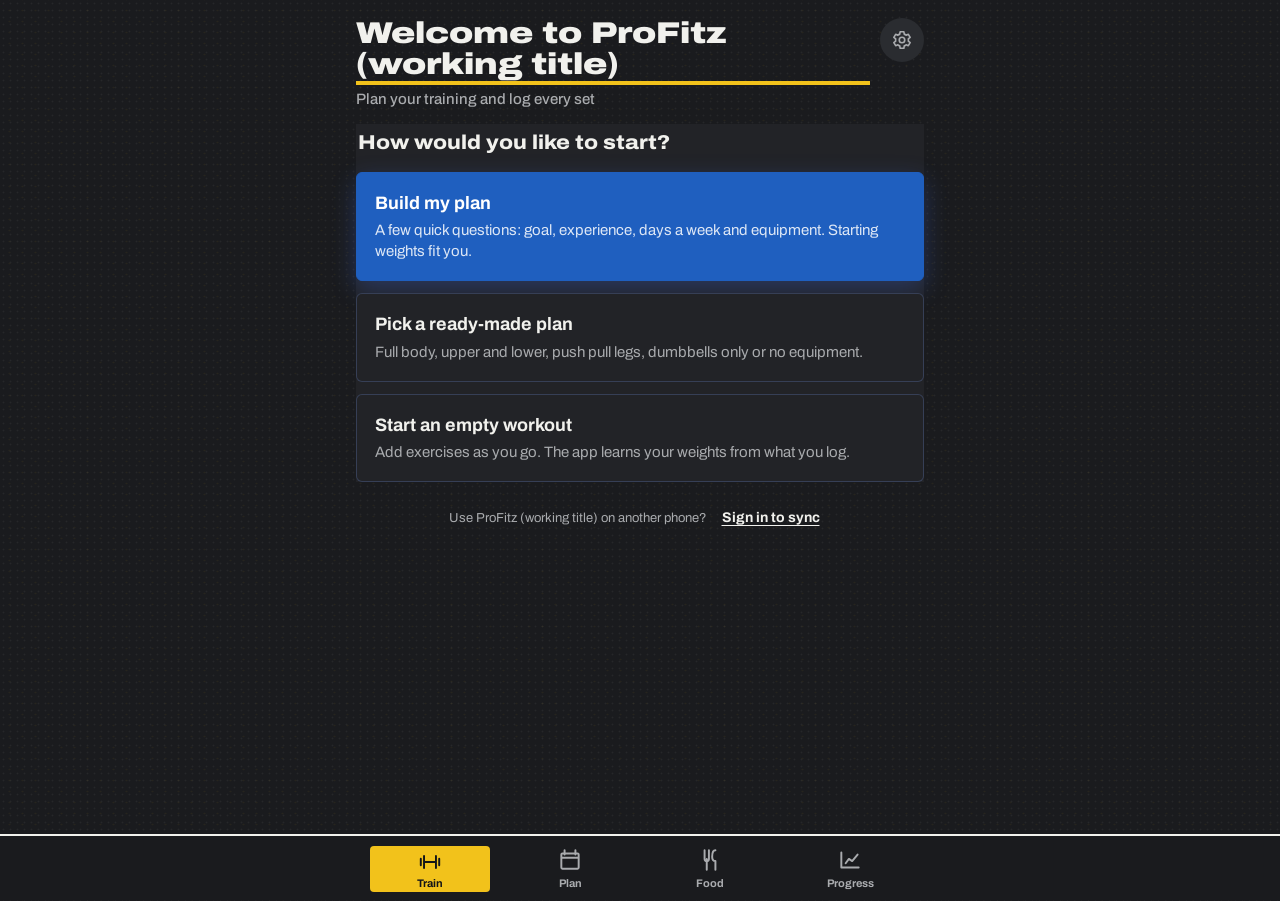
<file: index.html>
<!doctype html>
<html lang="en" data-theme="dark">
<head>
  <meta charset="utf-8">
  <meta http-equiv="Content-Security-Policy" content="default-src 'self'; script-src 'self'; style-src 'self' 'unsafe-inline'; img-src 'self' blob: data: https://raw.githubusercontent.com https://*.workers.dev http://localhost:8787; media-src 'self' blob: https://*.workers.dev http://localhost:8787; connect-src 'self' https://raw.githubusercontent.com https://*.workers.dev http://localhost:8787; object-src 'none'; base-uri 'self'; form-action 'none'">
  <meta name="referrer" content="no-referrer">
  <meta name="viewport" content="width=device-width, initial-scale=1, viewport-fit=cover">
  <title>ProFitz (working title)</title>
  <meta name="description" content="Personal lifting tracker with built-in progression.">
  <meta name="theme-color" content="#1a1b1e">
  <meta name="apple-mobile-web-app-capable" content="yes">
  <meta name="mobile-web-app-capable" content="yes">
  <meta name="apple-mobile-web-app-status-bar-style" content="black-translucent">
  <meta name="apple-mobile-web-app-title" content="ProFitz">
  <link rel="manifest" href="manifest.webmanifest">
  <link rel="apple-touch-icon" href="icons/apple-touch-icon.png">
  <link rel="icon" type="image/png" href="icons/icon-192.png">
  <link rel="preload" href="fonts/archivo-var.woff2" as="font" type="font/woff2" crossorigin>
  <link rel="stylesheet" href="styles.css">
  <link rel="stylesheet" href="plate.css">
  <link rel="stylesheet" href="themes.css">
</head>
<body>
  <main id="main"></main>

  <svg width="0" height="0" style="position:absolute" aria-hidden="true" focusable="false"><defs>
    <linearGradient id="g-steel" x1="0" x2="1"><stop offset="0" stop-color="#7d868f"/><stop offset=".35" stop-color="#e4e8ec"/><stop offset=".55" stop-color="#aab2ba"/><stop offset="1" stop-color="#6b737b"/></linearGradient>
    <linearGradient id="g-steel-v" x1="0" y1="0" x2="0" y2="1"><stop offset="0" stop-color="#eef1f4"/><stop offset=".5" stop-color="#aeb6be"/><stop offset="1" stop-color="#737b83"/></linearGradient>
    <radialGradient id="g-steel-r" cx=".35" cy=".3" r=".8"><stop offset="0" stop-color="#eef1f4"/><stop offset=".6" stop-color="#a3abb3"/><stop offset="1" stop-color="#666e76"/></radialGradient>
  </defs></svg>
  <div id="rest" hidden role="timer" aria-label="Rest timer">
    <div class="row">
      <button id="rest-pause" aria-label="Pause rest"><svg id="rest-plate" viewBox="0 0 56 56" aria-hidden="true"><circle cx="28" cy="28" r="27" fill="#141518"/><circle cx="28" cy="28" r="23" fill="none" stroke="#3a3c41" stroke-width="7"/><circle id="rest-ring" cx="28" cy="28" r="23" fill="none" stroke="#1f5fbf" stroke-width="7" stroke-dasharray="144.51" stroke-dashoffset="0" transform="rotate(-90 28 28)"/><circle cx="28" cy="28" r="12" fill="#2b2d31" stroke="#55585e"/><g id="rest-glyph-pause" fill="#d8d9d6"><rect x="23.5" y="22.5" width="3.4" height="11" rx="1"/><rect x="29.1" y="22.5" width="3.4" height="11" rx="1"/></g><path id="rest-glyph-play" d="M25 22.2v11.6l9.2-5.8z" fill="#d8d9d6" style="display:none"/></svg></button>
      <div class="grow"><div id="rest-time" class="tnum">0:00</div><div id="rest-label">Rest</div></div>
      <button id="rest-minus" class="mini" aria-label="15 seconds less">−15</button>
      <button id="rest-plus" class="mini" aria-label="15 seconds more">+15</button>
      <button id="rest-skip" class="mini">Skip</button>
    </div>
    <div id="rest-track"><div id="rest-bar"></div></div>
  </div>

  <nav id="tabs" aria-label="Sections"></nav>
  <div id="sheet" hidden><div id="sheet-body" role="dialog" aria-modal="true" tabindex="-1"></div></div>
  <div id="toast" hidden role="status" aria-live="polite"></div>
  <div id="sr-live" class="sr-only" aria-live="polite"></div>

  <script type="module" src="js/app.js"></script>
</body>
</html>
</file>
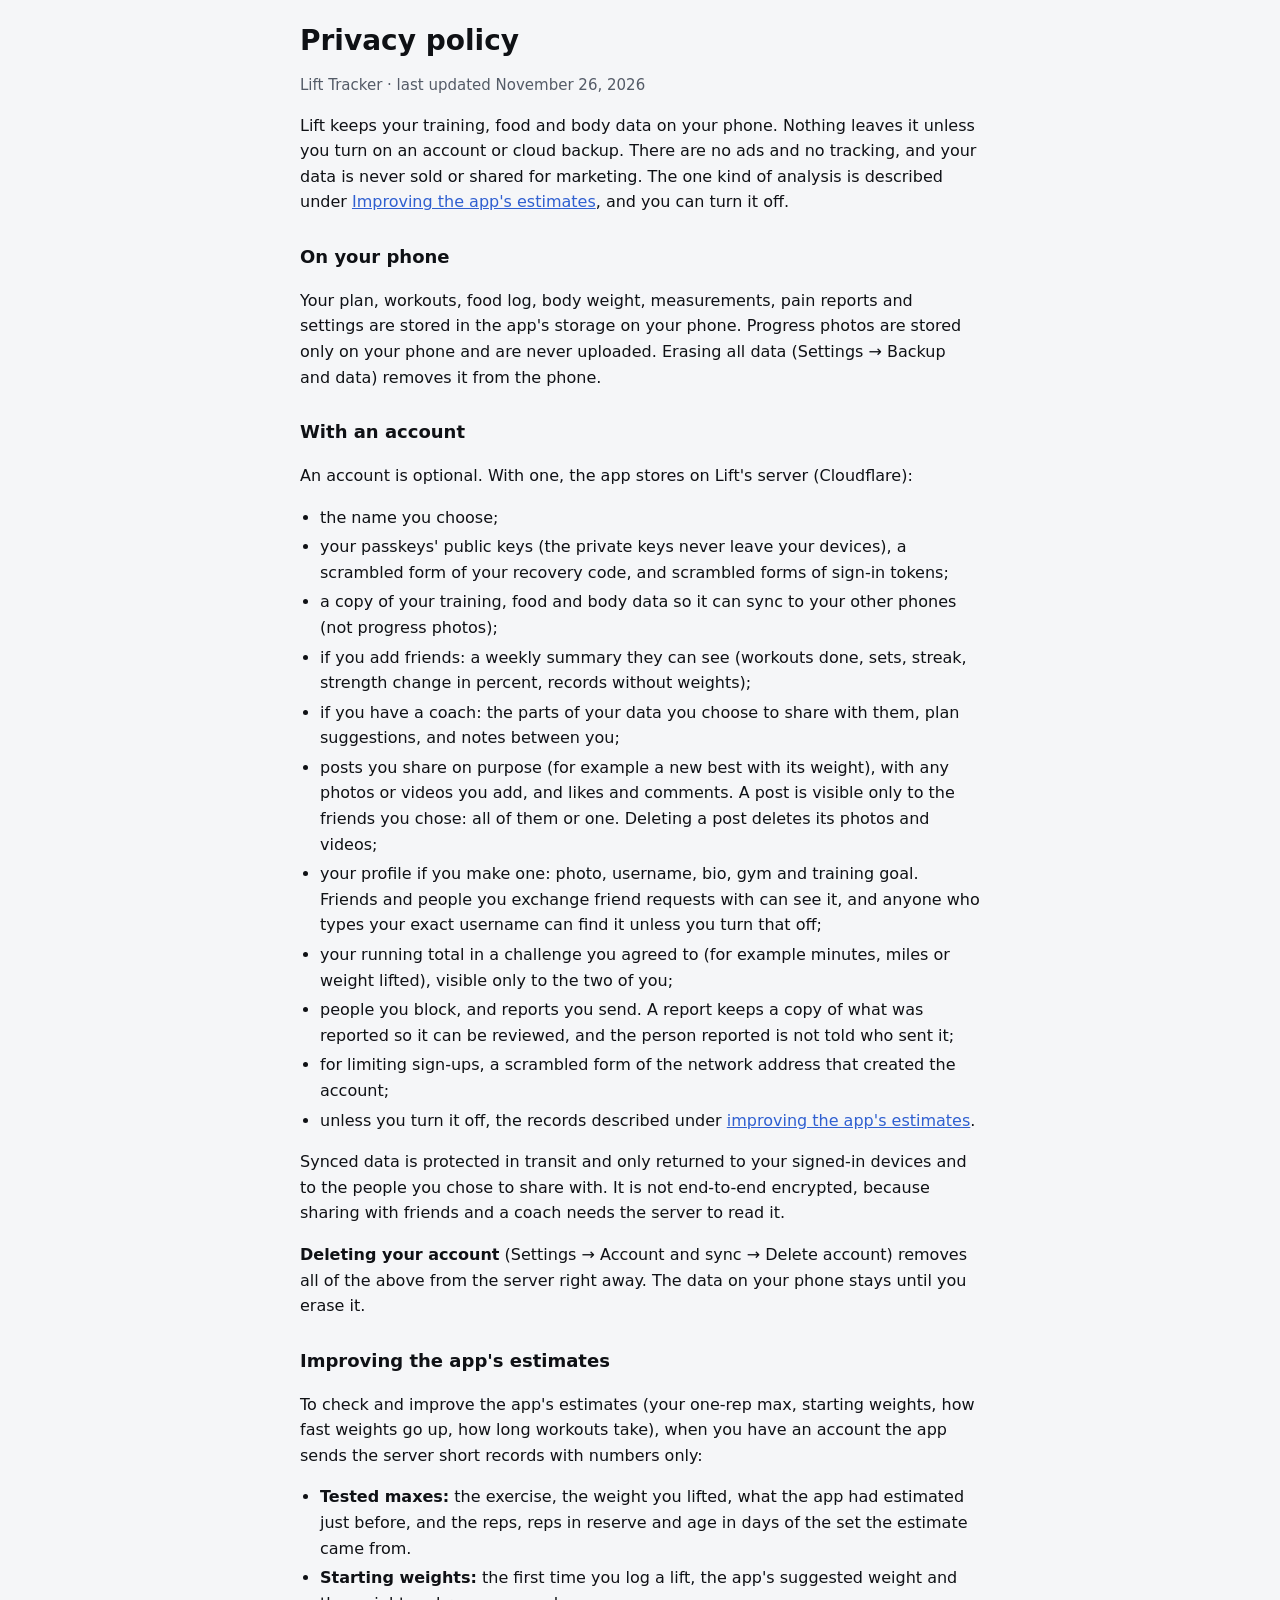
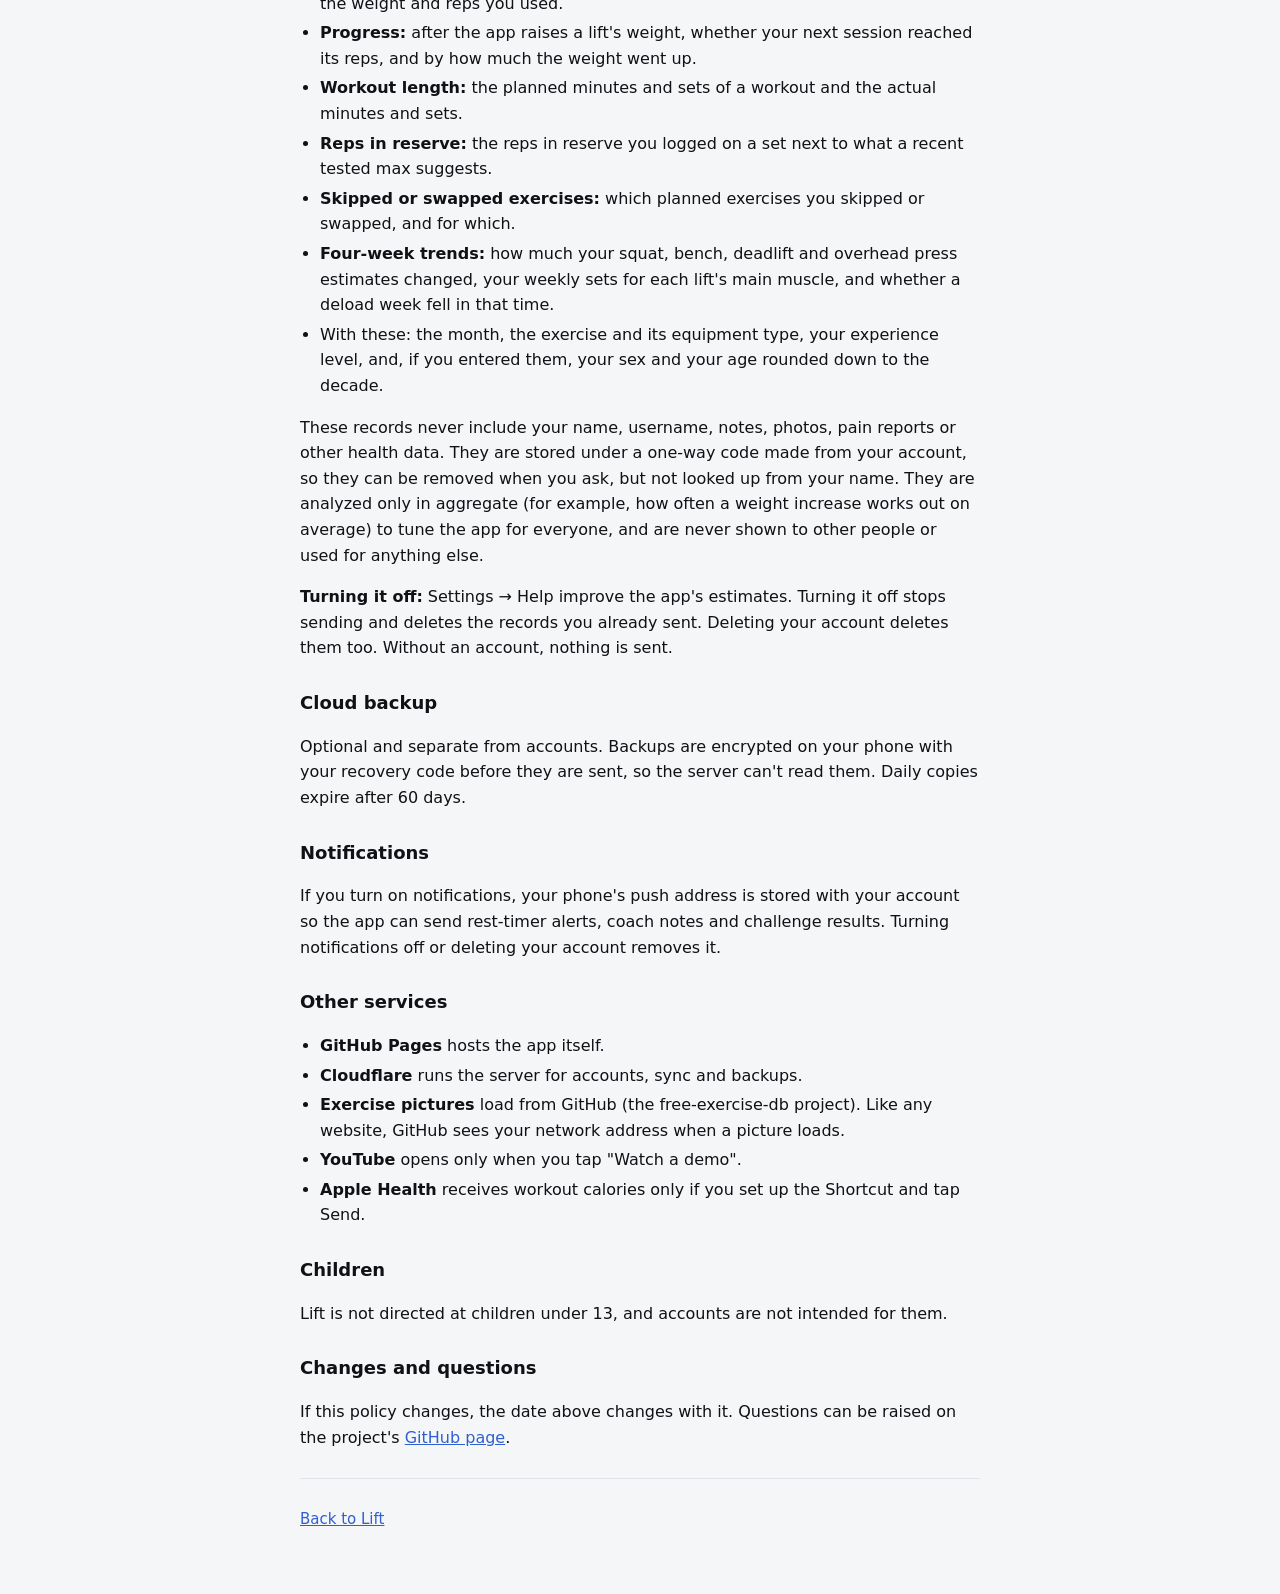
<file: privacy.html>
<!doctype html>
<html lang="en">
<head>
  <meta charset="utf-8">
  <meta http-equiv="Content-Security-Policy" content="default-src 'none'; style-src 'unsafe-inline'; img-src 'self'">
  <meta name="viewport" content="width=device-width, initial-scale=1, viewport-fit=cover">
  <meta name="referrer" content="no-referrer">
  <title>Lift privacy policy</title>
  <style>
    :root { --bg: #f5f6f8; --text: #0f1115; --muted: #545b67; --line: #e1e4ea; --accent: #2f5fd0; color-scheme: light; }
    @media (prefers-color-scheme: dark) { :root { --bg: #0c0e12; --text: #f1f3f6; --muted: #a2a9b6; --line: #2a2f39; --accent: #7aa2ff; color-scheme: dark; } }
    body { margin: 0; background: var(--bg); color: var(--text); font: 16px/1.6 -apple-system, BlinkMacSystemFont, 'Segoe UI', system-ui, sans-serif; padding: max(24px, env(safe-area-inset-top)) max(20px, env(safe-area-inset-right)) 48px max(20px, env(safe-area-inset-left)); }
    main { max-width: 680px; margin: 0 auto; }
    h1 { font-size: 1.75rem; line-height: 1.2; margin: 0 0 4px; }
    h2 { font-size: 1.125rem; margin: 28px 0 6px; }
    p, li { color: var(--text); }
    .muted { color: var(--muted); font-size: 0.9375rem; }
    ul { padding-left: 20px; }
    li { margin: 4px 0; }
    a { color: var(--accent); }
    hr { border: 0; border-top: 1px solid var(--line); margin: 28px 0; }
  </style>
</head>
<body>
<main>
  <h1>Privacy policy</h1>
  <p class="muted">Lift Tracker · last updated November 26, 2026</p>

  <p>Lift keeps your training, food and body data on your phone. Nothing leaves it unless you turn on an account or cloud backup. There are no ads and no tracking, and your data is never sold or shared for marketing. The one kind of analysis is described under <a href="#research">Improving the app's estimates</a>, and you can turn it off.</p>

  <h2>On your phone</h2>
  <p>Your plan, workouts, food log, body weight, measurements, pain reports and settings are stored in the app's storage on your phone. Progress photos are stored only on your phone and are never uploaded. Erasing all data (Settings → Backup and data) removes it from the phone.</p>

  <h2>With an account</h2>
  <p>An account is optional. With one, the app stores on Lift's server (Cloudflare):</p>
  <ul>
    <li>the name you choose;</li>
    <li>your passkeys' public keys (the private keys never leave your devices), a scrambled form of your recovery code, and scrambled forms of sign-in tokens;</li>
    <li>a copy of your training, food and body data so it can sync to your other phones (not progress photos);</li>
    <li>if you add friends: a weekly summary they can see (workouts done, sets, streak, strength change in percent, records without weights);</li>
    <li>if you have a coach: the parts of your data you choose to share with them, plan suggestions, and notes between you;</li>
    <li>posts you share on purpose (for example a new best with its weight), with any photos or videos you add, and likes and comments. A post is visible only to the friends you chose: all of them or one. Deleting a post deletes its photos and videos;</li>
    <li>your profile if you make one: photo, username, bio, gym and training goal. Friends and people you exchange friend requests with can see it, and anyone who types your exact username can find it unless you turn that off;</li>
    <li>your running total in a challenge you agreed to (for example minutes, miles or weight lifted), visible only to the two of you;</li>
    <li>people you block, and reports you send. A report keeps a copy of what was reported so it can be reviewed, and the person reported is not told who sent it;</li>
    <li>for limiting sign-ups, a scrambled form of the network address that created the account;</li>
    <li>unless you turn it off, the records described under <a href="#research">improving the app's estimates</a>.</li>
  </ul>
  <p>Synced data is protected in transit and only returned to your signed-in devices and to the people you chose to share with. It is not end-to-end encrypted, because sharing with friends and a coach needs the server to read it.</p>
  <p><b>Deleting your account</b> (Settings → Account and sync → Delete account) removes all of the above from the server right away. The data on your phone stays until you erase it.</p>

  <h2 id="research">Improving the app's estimates</h2>
  <p>To check and improve the app's estimates (your one-rep max, starting weights, how fast weights go up, how long workouts take), when you have an account the app sends the server short records with numbers only:</p>
  <ul>
    <li><b>Tested maxes:</b> the exercise, the weight you lifted, what the app had estimated just before, and the reps, reps in reserve and age in days of the set the estimate came from.</li>
    <li><b>Starting weights:</b> the first time you log a lift, the app's suggested weight and the weight and reps you used.</li>
    <li><b>Progress:</b> after the app raises a lift's weight, whether your next session reached its reps, and by how much the weight went up.</li>
    <li><b>Workout length:</b> the planned minutes and sets of a workout and the actual minutes and sets.</li>
    <li><b>Reps in reserve:</b> the reps in reserve you logged on a set next to what a recent tested max suggests.</li>
    <li><b>Skipped or swapped exercises:</b> which planned exercises you skipped or swapped, and for which.</li>
    <li><b>Four-week trends:</b> how much your squat, bench, deadlift and overhead press estimates changed, your weekly sets for each lift's main muscle, and whether a deload week fell in that time.</li>
    <li>With these: the month, the exercise and its equipment type, your experience level, and, if you entered them, your sex and your age rounded down to the decade.</li>
  </ul>
  <p>These records never include your name, username, notes, photos, pain reports or other health data. They are stored under a one-way code made from your account, so they can be removed when you ask, but not looked up from your name. They are analyzed only in aggregate (for example, how often a weight increase works out on average) to tune the app for everyone, and are never shown to other people or used for anything else.</p>
  <p><b>Turning it off:</b> Settings → Help improve the app's estimates. Turning it off stops sending and deletes the records you already sent. Deleting your account deletes them too. Without an account, nothing is sent.</p>

  <h2>Cloud backup</h2>
  <p>Optional and separate from accounts. Backups are encrypted on your phone with your recovery code before they are sent, so the server can't read them. Daily copies expire after 60 days.</p>

  <h2>Notifications</h2>
  <p>If you turn on notifications, your phone's push address is stored with your account so the app can send rest-timer alerts, coach notes and challenge results. Turning notifications off or deleting your account removes it.</p>

  <h2>Other services</h2>
  <ul>
    <li><b>GitHub Pages</b> hosts the app itself.</li>
    <li><b>Cloudflare</b> runs the server for accounts, sync and backups.</li>
    <li><b>Exercise pictures</b> load from GitHub (the free-exercise-db project). Like any website, GitHub sees your network address when a picture loads.</li>
    <li><b>YouTube</b> opens only when you tap "Watch a demo".</li>
    <li><b>Apple Health</b> receives workout calories only if you set up the Shortcut and tap Send.</li>
  </ul>

  <h2>Children</h2>
  <p>Lift is not directed at children under 13, and accounts are not intended for them.</p>

  <h2>Changes and questions</h2>
  <p>If this policy changes, the date above changes with it. Questions can be raised on the project's <a href="https://github.com/jbroefitzpatrick/lift-tracker/issues" rel="noopener">GitHub page</a>.</p>
  <hr>
  <p class="muted"><a href="./">Back to Lift</a></p>
</main>
</body>
</html>
</file>
<file: styles.css>
/* Lift Tracker — design system
   Dark by default. One accent (blue) for actions and selection; a muscle-family colour
   (push / pull / legs / core / cardio) as a thin stripe and dot — always paired with text.
   Text sizes are in rem off the iOS body text style, so they follow the phone's Text Size setting.
   Contrast: body and muted text ≥ 4.5:1 on cards (WCAG 2.2 AA). Touch targets ≥ 44 px (Apple HIG). */

:root {
  color-scheme: dark;
  --bg: #0c0e12;
  --surface: #15181e;
  --surface-2: #1d2129;
  --surface-3: #272c36;
  --line: #2a2f39;
  --line-strong: #3a404c;
  --text: #f1f3f6;
  --muted: #a2a9b6;
  --faint: #8a92a1;
  --on-good: #0c1a10;
  --accent: #7aa2ff;          /* text / icons on dark */
  --accent-strong: #3d6be6;   /* filled buttons, white text 4.7:1 */
  --accent-soft: rgb(122 162 255 / 0.14);
  --on-accent: #ffffff;
  --good: #4ade80;
  --good-soft: rgb(74 222 128 / 0.14);
  --warn: #fbbf24;
  --warn-soft: rgb(251 191 36 / 0.14);
  --bad: #f87171;
  --bad-soft: rgb(248 113 113 / 0.14);
  --gold: #fbbf24;
  --push: #f472b6;
  --pull: #38bdf8;
  --legs: #a78bfa;
  --core: #facc15;
  --cardio: #fb923c;
  --s1: #3987e5;
  --s2: #d95926;
  --ph-bulk: #3987e5; --ph-cut: #d95926; --ph-minicut: #c98500; --ph-maintain: #8a8a85; --ph-break: #199e70;
  --radius: 18px;
  --radius-sm: 12px;
  --tap: 44px;
  --tabbar-h: 64px;
  --shadow: 0 10px 30px rgb(0 0 0 / 0.35);
}

:root[data-theme="light"] {
  color-scheme: light;
  --bg: #f5f6f8;
  --surface: #ffffff;
  --surface-2: #f0f2f5;
  --surface-3: #e5e8ed;
  --line: #e1e4ea;
  --line-strong: #cdd2da;
  --text: #0f1115;
  --muted: #545b67;
  --faint: #5f6673;
  --on-good: #ffffff;
  --accent: #2f5fd0;
  --accent-strong: #2f5fd0;
  --accent-soft: rgb(47 95 208 / 0.1);
  --good: #15803d;
  --good-soft: rgb(21 128 61 / 0.1);
  --warn: #a15c07;
  --warn-soft: rgb(161 92 7 / 0.1);
  --bad: #c62828;
  --bad-soft: rgb(198 40 40 / 0.08);
  --gold: #b7791f;
  --push: #db2777; --pull: #0284c7; --legs: #7c3aed; --core: #a16207; --cardio: #ea580c;
  --s1: #2a78d6; --s2: #eb6834;
  --ph-bulk: #2a78d6; --ph-cut: #eb6834; --ph-minicut: #b07400; --ph-maintain: #77766f; --ph-break: #1baf7a;
  --shadow: 0 10px 30px rgb(15 17 21 / 0.12);
}
@media (prefers-color-scheme: light) {
  :root:not([data-theme]) {
    color-scheme: light;
    --bg: #f5f6f8; --surface: #ffffff; --surface-2: #f0f2f5; --surface-3: #e5e8ed; --line: #e1e4ea; --line-strong: #cdd2da;
    --text: #0f1115; --muted: #545b67; --faint: #5f6673; --on-good: #ffffff; --accent: #2f5fd0; --accent-strong: #2f5fd0; --accent-soft: rgb(47 95 208 / 0.1);
    --good: #15803d; --good-soft: rgb(21 128 61 / 0.1); --warn: #a15c07; --warn-soft: rgb(161 92 7 / 0.1); --bad: #c62828; --bad-soft: rgb(198 40 40 / 0.08);
    --gold: #b7791f; --push: #db2777; --pull: #0284c7; --legs: #7c3aed; --core: #a16207; --cardio: #ea580c; --s1: #2a78d6; --s2: #eb6834;
    --ph-bulk: #2a78d6; --ph-cut: #eb6834; --ph-minicut: #b07400; --ph-maintain: #77766f; --ph-break: #1baf7a;
    --shadow: 0 10px 30px rgb(15 17 21 / 0.12);
  }
}

/* ---------- Base ---------- */
* { box-sizing: border-box; -webkit-tap-highlight-color: transparent; }
html { font: -apple-system-body; -webkit-text-size-adjust: 100%; }
@supports not (font: -apple-system-body) { html { font-size: 100%; font-family: system-ui, sans-serif; } }
body {
  margin: 0;
  background: var(--bg);
  color: var(--text);
  font-family: -apple-system, BlinkMacSystemFont, "SF Pro Text", system-ui, sans-serif;
  font-size: 1rem;
  line-height: 1.4;
  overscroll-behavior-y: none;
}
button, input, select, textarea { font: inherit; color: inherit; }
button { cursor: pointer; }
h1 { font-size: 1.75rem; line-height: 1.15; margin: 0; letter-spacing: -0.02em; font-weight: 800; }
h2 { font-size: 1.25rem; margin: 0 0 6px; letter-spacing: -0.01em; }
h3 { font-size: 1.0625rem; margin: 0 0 8px; }
p { margin: 4px 0; }
a { color: var(--accent); }
.muted { color: var(--muted); }
.small { font-size: 0.8125rem; }
.center { text-align: center; }
.pad { padding: 10px 4px; }
.grow { flex: 1; min-width: 0; }
.row { display: flex; gap: 8px; align-items: center; }
.row.wrap { flex-wrap: wrap; }
.between { justify-content: space-between; }
.block { display: block; }
.nowrap { white-space: nowrap; }
.tnum { font-variant-numeric: tabular-nums; }
.hint, .warn-t { color: var(--warn) !important; }
.sr-only { position: absolute; width: 1px; height: 1px; overflow: hidden; clip: rect(0 0 0 0); white-space: nowrap; }
[hidden] { display: none !important; }

:focus-visible { outline: 3px solid var(--accent); outline-offset: 2px; border-radius: 8px; }
button:disabled { opacity: 0.4; cursor: default; }
button:active:not(:disabled) { transform: scale(0.98); }
@media (prefers-reduced-motion: reduce) {
  *, *::before, *::after { transition: none !important; animation: none !important; scroll-behavior: auto !important; }
}

#main {
  max-width: 600px;
  margin: 0 auto;
  padding: calc(env(safe-area-inset-top) + 14px) max(16px, env(safe-area-inset-right)) calc(var(--tabbar-h) + 32px + var(--sb)) max(16px, env(safe-area-inset-left));
}
body.resting #main { padding-bottom: calc(var(--tabbar-h) + 120px + var(--sb)); }

/* ---------- Header ---------- */
header.top { display: flex; align-items: flex-start; gap: 10px; margin: 4px 0 14px; }
header.top > h1 { flex: 1; align-self: center; }
.icon-btn {
  flex: none; width: var(--tap); height: var(--tap); border-radius: 50%; border: 0;
  background: var(--surface-2); color: var(--muted); display: inline-flex; align-items: center; justify-content: center; font-size: 1.25rem;
}
.icon-btn svg { width: 22px; height: 22px; fill: none; stroke: currentColor; stroke-width: 1.8; stroke-linecap: round; stroke-linejoin: round; }
.icon-btn.accent { background: var(--accent-soft); color: var(--accent); font-weight: 700; }
.icon-btn.subtle { background: transparent; width: 40px; height: 40px; font-size: 0.9rem; color: var(--faint); }
.back { width: var(--tap); height: var(--tap); border: 0; background: var(--surface-2); border-radius: 50%; font-size: 1.6rem; line-height: 1; flex: none; color: var(--text); }
.link-btn { min-height: var(--tap); border: 0; background: none; color: var(--accent); font-weight: 600; font-size: 0.9375rem; padding: 0 4px; }

/* ---------- Day strip ---------- */
.day-strip { display: grid; grid-template-columns: repeat(7, 1fr); gap: 4px; margin: 0 0 14px; }
.day {
  min-height: 62px; border: 0; border-radius: 14px; background: var(--surface);
  display: flex; flex-direction: column; align-items: center; justify-content: center; gap: 1px; padding: 6px 0; color: var(--muted);
}
.d-name { font-size: 0.6875rem; font-weight: 700; text-transform: uppercase; letter-spacing: 0.04em; }
.d-num { font-size: 1.0625rem; font-weight: 700; color: var(--text); font-variant-numeric: tabular-nums; }

/* ---------- Segmented controls & chips ---------- */
.segmented { display: flex; gap: 4px; padding: 4px; background: var(--surface); border-radius: 14px; margin-bottom: 14px; }
.segmented button { flex: 1; min-height: 40px; border: 0; border-radius: 10px; background: transparent; color: var(--muted); font-weight: 600; font-size: 0.9375rem; }
.segmented button.on { background: var(--accent-strong); color: var(--on-accent); }
.segmented.small-seg { margin: 6px 0 0; background: var(--surface-2); }
.chips { display: flex; gap: 6px; overflow-x: auto; scrollbar-width: none; padding-bottom: 2px; }
.chips::-webkit-scrollbar { display: none; }
.chips.wrap { flex-wrap: wrap; overflow: visible; }
.chip {
  min-height: 40px; min-width: 44px; padding: 0 14px; border-radius: 999px; flex: none;
  border: 1px solid var(--line); background: var(--surface); font-size: 0.9375rem; font-weight: 500;
}
.chip.on { background: var(--accent-strong); border-color: var(--accent-strong); color: var(--on-accent); font-weight: 600; }
.chip.on.bad { background: var(--bad); border-color: var(--bad); color: #fff; }
.chip.sm { min-height: 36px; font-size: 0.8125rem; padding: 0 12px; }
.chips.seg { margin: 10px 0 0; }
.chips.seg .chip { flex: 1; }
.chips.rir .chip { flex: 1; padding: 0; min-width: 0; }
.chips.steps { margin-bottom: 12px; }
.chips.steps .chip { font-size: 0.8125rem; min-height: 36px; }
.quick-row { margin: 0 0 12px; }

/* ---------- Cards & lists ---------- */
.card { background: var(--surface); border: 1px solid var(--line); border-radius: var(--radius); padding: 16px; margin-bottom: 12px; }
.card > h3:first-child { margin-top: 0; }
.sect-h { font-size: 1.125rem; margin: 22px 0 10px; }
.list-group { background: var(--surface); border: 1px solid var(--line); border-radius: var(--radius); overflow: hidden; margin-bottom: 12px; }
.list-group .list-row { padding: 10px 16px; }
.list-row {
  display: flex; align-items: center; gap: 12px; width: 100%; min-height: 52px; text-align: left;
  border: 0; border-top: 1px solid var(--line); background: none; padding: 8px 0;
}
.list-group > .list-row:first-child, .card h3 + .list-row, .sect + .list-row { border-top: 0; }
.list-row.danger-row { color: var(--bad); font-weight: 600; }
.list-row.logged { color: var(--good); }
.list-row.logged b { color: var(--text); }
.list-row.toggle { min-height: 52px; }
.row-icon { width: 34px; height: 34px; border-radius: 10px; background: var(--surface-3); display: inline-flex; align-items: center; justify-content: center; flex: none; font-size: 1rem; }
.row-icon.accent { background: var(--accent-soft); color: var(--accent); }
.chev { color: var(--faint); font-size: 1.1rem; flex: none; }
.chev.accent { color: var(--accent); font-weight: 700; }
.pick-row { display: flex; align-items: center; gap: 10px; width: 100%; min-height: 56px; padding: 8px 0; border: 0; border-top: 1px solid var(--line); background: none; text-align: left; }
.sect + .pick-row, h3 + .pick-row { border-top: 0; }
.pick-sub { display: block; font-size: 0.8125rem; color: var(--muted); margin-top: 2px; font-weight: 400; }
.pick-sub em { font-style: normal; color: var(--accent); font-weight: 600; }
.pick-row.picked b { color: var(--accent); }
.cat { flex: none; font-size: 0.6875rem; font-weight: 700; padding: 3px 8px; border-radius: 999px; background: var(--surface-2); color: var(--muted); }
.cat.compound { color: var(--accent); background: var(--accent-soft); }
.empty { text-align: center; padding: 40px 16px; }
.empty .big { font-size: 1.375rem; font-weight: 800; margin-bottom: 6px; }
.small-empty { padding: 20px 16px; }
.stats { display: grid; grid-template-columns: repeat(auto-fit, minmax(90px, 1fr)); gap: 8px; margin-bottom: 12px; }
.stat { background: var(--surface); border: 1px solid var(--line); border-radius: var(--radius); padding: 14px; text-align: center; }
.stat b { display: block; font-size: 1.5rem; font-variant-numeric: tabular-nums; }
.stat span { font-size: 0.75rem; color: var(--muted); }
.sub-details { margin-top: 10px; border-top: 1px solid var(--line); }

/* ---------- Buttons ---------- */
.btn {
  min-height: var(--tap); padding: 0 18px; border-radius: 14px; border: 1px solid var(--line);
  background: var(--surface-2); font-weight: 600; font-size: 1rem; color: var(--text);
}
.btn.block { display: block; width: 100%; margin-top: 8px; }
.btn.big { min-height: 54px; font-size: 1.0625rem; }
.btn.sm { min-height: 40px; padding: 0 16px; font-size: 0.9375rem; border-radius: 12px; }
.btn.primary { background: var(--accent-strong); border-color: var(--accent-strong); color: var(--on-accent); }
.btn.danger { color: var(--bad); border-color: color-mix(in srgb, var(--bad) 45%, transparent); background: transparent; }
.btn.ghost { background: transparent; border-color: transparent; color: var(--muted); }
.mini {
  min-height: var(--tap); min-width: var(--tap); padding: 0 14px; border-radius: 12px; border: 0;
  background: var(--surface-2); font-size: 0.875rem; font-weight: 600; display: inline-flex; align-items: center; justify-content: center; gap: 6px;
}
.mini.danger { color: var(--bad); }
.mini.on-good { color: var(--gold); box-shadow: inset 0 0 0 1.5px var(--gold); }
.mini.on-bad { color: var(--bad); box-shadow: inset 0 0 0 1.5px var(--bad); }
.file-btn { display: flex; align-items: center; justify-content: center; }
.btn.demo-link { display: flex; align-items: center; justify-content: center; text-decoration: none; color: var(--text); }
.controls { margin-top: 12px; }
.linkish { background: none; border: 0; padding: 0; font: inherit; font-weight: 700; text-align: left; color: inherit; }

/* ---------- Toggles & forms ---------- */
.toggle { display: flex; align-items: center; gap: 12px; min-height: var(--tap); font-size: 0.9375rem; }
.toggle input { width: 22px; height: 22px; accent-color: var(--accent-strong); margin: 0; flex: none; }
.toggle.small { font-size: 0.875rem; min-height: 40px; }
.field { margin: 14px 0; }
.field > span { display: block; font-size: 0.8125rem; color: var(--muted); margin-bottom: 6px; }
.field.inline { margin-top: 0; }
.field input[type="text"], .field input[type="password"], .field input[type="date"], .field select, select.pk-muscle, .search, .note-input, #amt-unit {
  width: 100%; min-height: var(--tap); padding: 0 14px; border-radius: var(--radius-sm);
  border: 1px solid var(--line); background: var(--surface-2); font-size: 1rem;
}
textarea { width: 100%; padding: 12px 14px; border-radius: var(--radius-sm); border: 1px solid var(--line); background: var(--surface-2); font-size: 1rem; resize: vertical; }
input::placeholder, textarea::placeholder { color: var(--faint); }
.search { margin-top: 10px; -webkit-appearance: none; appearance: none; }
.pk-muscle { margin-top: 10px; }
.pk-filters { margin-top: 10px; }
.grid2 { display: grid; grid-template-columns: 1fr 1fr; gap: 0 10px; }
.grid2 .field { margin: 8px 0; }
.grid3 { display: grid; grid-template-columns: repeat(3, 1fr); gap: 0 8px; }
.grid3 .field { margin: 6px 0; }
.grid3 input { width: 100%; min-height: var(--tap); padding: 0 8px; border-radius: 10px; border: 1px solid var(--line); background: var(--surface-2); font-size: 1rem; }
.stepper { display: flex; gap: 8px; flex: 1; }
.stepper input {
  flex: 1; min-width: 0; min-height: 56px; text-align: center; font-size: 1.5rem; font-weight: 700;
  border-radius: 14px; border: 1px solid var(--line); background: var(--surface-2); font-variant-numeric: tabular-nums;
}
.step { width: 60px; min-height: 56px; border-radius: 14px; border: 0; background: var(--surface-3); font-size: 1.6rem; font-weight: 600; }
.title-input { flex: 1; min-width: 0; min-height: var(--tap); border: 0; background: transparent; font-size: 1.125rem; font-weight: 700; padding: 0; border-bottom: 1px dashed var(--line-strong); border-radius: 0; }

/* ---------- Today ---------- */
.ex-list { position: relative; }

.sub { color: var(--muted); font-size: 0.875rem; margin: 2px 0 0; }
.muscles { font-size: 0.75rem; color: var(--muted); margin: 2px 0 0; }
.drag-handle {
  flex: none; width: 32px; height: var(--tap); margin-left: -8px; border: 0; background: none; color: var(--faint);
  display: inline-flex; align-items: center; justify-content: center; touch-action: none; cursor: grab;
}
.drag-handle svg { width: 18px; height: 18px; fill: currentColor; }
body.is-dragging { user-select: none; -webkit-user-select: none; }
body.is-dragging .drag-handle { cursor: grabbing; }



.sets { margin-top: 12px; display: grid; gap: 6px; }
.set { display: flex; gap: 6px; }
.set-main {
  flex: 1; display: flex; align-items: center; gap: 10px; min-height: 50px;
  padding: 0 12px; border-radius: 12px; border: 0; background: var(--surface-2); text-align: left;
}
.set-n { width: 24px; height: 24px; border-radius: 50%; background: var(--surface-3); display: inline-flex; align-items: center; justify-content: center; font-size: 0.75rem; font-weight: 700; color: var(--muted); flex: none; }
.set-val { font-weight: 700; font-variant-numeric: tabular-nums; font-size: 1rem; }
.set-val .x { color: var(--faint); font-weight: 400; padding: 0 2px; }
.set-rir { margin-left: auto; font-size: 0.8125rem; color: var(--muted); }
.check {
  width: 56px; min-height: 50px; border-radius: 12px; border: 2px solid var(--line-strong); background: transparent;
  font-size: 1.375rem; font-weight: 800; color: var(--on-good);
}
.set.done .check { background: var(--good); border-color: var(--good); }
.set.done .set-main { background: var(--good-soft); }
.set.done .set-n { background: var(--good); color: var(--on-good); }
.set.pain .set-main { box-shadow: inset 0 0 0 1.5px var(--bad); }
.set.pain .set-rir { color: var(--bad); font-weight: 600; }
.set.disabled { opacity: 0.4; }
.finish-bar { margin-top: 18px; }
.deload-row { margin-bottom: 8px; flex-wrap: wrap; }

/* Cardio */
.cardio-week { margin: 10px 0 4px; }
.verdict { flex: none; font-size: 0.6875rem; font-weight: 700; padding: 3px 9px; border-radius: 999px; background: var(--surface-2); }
.verdict.good { color: var(--good); background: var(--good-soft); }
.verdict.ok { color: var(--warn); background: var(--warn-soft); }
.verdict.skip { color: var(--bad); background: var(--bad-soft); }
.mode-pill { font-size: 0.8125rem; font-weight: 700; padding: 4px 10px; border-radius: 999px; background: var(--surface-2); color: var(--muted); }

/* Freshness / volume bars */
.fresh-row { display: grid; grid-template-columns: 96px 1fr 44px; align-items: center; gap: 10px; min-height: 28px; font-size: 0.875rem; }
.fresh-row.vol { grid-template-columns: 96px 1fr 70px; }
.fr-bar { display: block; height: 8px; border-radius: 4px; background: var(--surface-3); overflow: hidden; }
.fr-bar i { display: block; height: 100%; border-radius: 4px; background: var(--accent); }
.fr-bar i.low { background: var(--warn); }
.fr-bar.target { position: relative; overflow: visible; }
.fr-bar.target::after { content: ""; position: absolute; left: var(--lo); top: -3px; bottom: -3px; width: 2px; background: var(--text); opacity: 0.5; }
.fr-pct { text-align: right; font-variant-numeric: tabular-nums; color: var(--muted); font-size: 0.8125rem; }

/* ---------- Plan ---------- */
.plan-day { padding: 12px 14px; }
.plan-list { margin-top: 8px; }
.plan-row { position: relative; display: flex; align-items: center; gap: 4px; border-top: 1px solid var(--line); background: var(--surface); }
.plan-row:first-child { border-top: 0; }
.plan-row-main { flex: 1; min-width: 0; display: flex; align-items: center; gap: 10px; min-height: 58px; border: 0; background: none; text-align: left; padding: 6px 0; }
.plan-row.dragging { border-radius: 12px; padding: 0 8px; }

/* Timeline / year */
.timeline { position: relative; display: flex; gap: 2px; height: 22px; border-radius: 8px; overflow: hidden; margin: 10px 0 8px; }
.seg { display: block; height: 100%; min-width: 3px; }
.now-mark { position: absolute; top: -2px; bottom: -2px; width: 3px; margin-left: -1px; background: var(--text); border-radius: 2px; box-shadow: 0 0 0 2px var(--surface); }
.ph-bulk { background: var(--ph-bulk); }
.ph-cut { background: var(--ph-cut); }
.ph-minicut { background: var(--ph-minicut); }
.ph-maintain { background: var(--ph-maintain); }
.ph-break { background: var(--ph-break); }
.dot { display: inline-block; width: 10px; height: 10px; border-radius: 50%; margin-right: 6px; vertical-align: 0; }
.phase select { min-height: 40px; border-radius: 10px; border: 1px solid var(--line); background: var(--surface-2); padding: 0 8px; font-weight: 700; }
.phase.is-now { border-color: var(--accent); }
.note-input { margin-top: 8px; font-size: 0.9375rem; }
.month { background: var(--surface); border: 1px solid var(--line); border-radius: var(--radius); margin-bottom: 8px; padding: 0 12px; }
.month summary { min-height: 48px; display: flex; align-items: center; font-weight: 700; cursor: pointer; }
.wk-row { display: grid; grid-template-columns: 52px 1.4fr 0.9fr 0.8fr 0.7fr; gap: 6px; align-items: center; padding: 6px 0; border-top: 1px solid var(--line); font-size: 0.8125rem; }
.wk-row.head { color: var(--muted); font-size: 0.6875rem; text-transform: uppercase; letter-spacing: 0.03em; }
.wk-row.is-now { background: var(--accent-soft); border-radius: 8px; }
.wk-row.deload b { color: var(--warn); }

/* ---------- Food ---------- */
.date-nav { display: flex; align-items: center; justify-content: space-between; margin-bottom: 12px; }
.date-nav b { font-size: 1.0625rem; }
.hero { padding: 18px; }
.hero-num { font-size: 2.5rem; font-weight: 800; letter-spacing: -0.02em; line-height: 1; }
.hero-num.over { color: var(--warn); }
.macro-grid { display: grid; grid-template-columns: 1fr 1fr; gap: 12px 16px; margin-top: 14px; }
.macro { font-size: 0.875rem; }
.meal-head { display: flex; align-items: center; gap: 10px; }
.meal h3 { margin: 0; }
.food-row { padding: 6px 0; }
.macro-row { display: grid; grid-template-columns: 70px 1fr 104px; gap: 10px; align-items: center; min-height: 28px; font-size: 0.875rem; }
.macro-preview { padding: 12px 14px; margin: 8px 0; border-radius: 12px; background: var(--surface-2); font-size: 0.875rem; }
.idea { padding: 10px 0; border-top: 1px solid var(--line); }
.idea p { margin: 4px 0 6px; }

/* ---------- Progress ---------- */
.hist-row { border-top: 1px solid var(--line); padding: 10px 0; }
.card h3 + .hist-row { border-top: 0; }
.result { display: flex; gap: 10px; padding: 10px 0; border-top: 1px solid var(--line); }
.card h3 + .result { border-top: 0; }
.r-icon { width: 28px; height: 28px; border-radius: 50%; flex: none; display: inline-flex; align-items: center; justify-content: center; background: var(--surface-2); font-weight: 700; }
.result.good .r-icon { background: var(--good); color: var(--on-good); }
.result.warn .r-icon { background: var(--warn); color: #1a1405; }
.result.bad .r-icon { background: var(--bad); color: #1a0606; }
.edit-set { display: grid; grid-template-columns: 24px 1fr auto 1fr 44px; gap: 8px; align-items: center; margin: 6px 0; }
.edit-set input { min-height: var(--tap); border-radius: 10px; border: 1px solid var(--line); background: var(--surface-2); text-align: center; font-size: 1rem; width: 100%; }
.ex-imgs { display: grid; grid-template-columns: 1fr 1fr; gap: 8px; margin-bottom: 6px; }
.ex-imgs img { width: 100%; aspect-ratio: 4 / 3; object-fit: cover; border-radius: 12px; background: var(--surface-2); }
.cues { margin: 4px 0 8px; padding-left: 20px; }
.cues li { margin: 4px 0; }
.photo-grid { display: grid; grid-template-columns: repeat(3, 1fr); gap: 6px; margin-top: 10px; }
.photo-thumb { padding: 0; border: 0; background: none; text-align: center; font-size: 0.6875rem; color: var(--muted); }
.photo-thumb img { width: 100%; aspect-ratio: 3 / 4; object-fit: cover; border-radius: 12px; background: var(--surface-2); display: block; margin-bottom: 2px; }
.photo-full { width: 100%; border-radius: 14px; margin: 8px 0; }
.compare { display: grid; grid-template-columns: 1fr 1fr; gap: 8px; }
.compare img { width: 100%; border-radius: 12px; }
.compare figure { margin: 0; text-align: center; font-size: 0.75rem; color: var(--muted); }

/* ---------- Builder ---------- */
.b-nav { position: sticky; bottom: calc(var(--tabbar-h) + 4px + var(--sb)); z-index: 5; margin-top: 12px; padding: 10px 0; background: var(--bg); }
.b-nav .btn { margin: 0; }
.goal-row { padding: 12px 0; border-top: 1px solid var(--line); }
.goal-row:first-of-type { border-top: 0; }
.goal-row p { margin: 2px 0 6px; }
.goal-val { font-weight: 800; font-size: 1.125rem; color: var(--accent); min-width: 20px; text-align: right; }
.goal-row input[type="range"] { width: 100%; height: 34px; accent-color: var(--accent-strong); }
.radio { width: 22px; height: 22px; border-radius: 50%; border: 2px solid var(--line-strong); flex: none; }
.picked .radio { border-color: var(--accent); background: radial-gradient(var(--accent) 45%, transparent 50%); }
.split-card { display: block; width: 100%; text-align: left; }
.split-card.picked { border-color: var(--accent); box-shadow: 0 0 0 1px var(--accent) inset; }
.rx-row { display: flex; justify-content: space-between; gap: 12px; padding: 8px 0; border-top: 1px solid var(--line); font-size: 0.875rem; }
.card h3 + .rx-row { border-top: 0; }
.rx-row b { text-align: right; }
.vol-row { display: grid; grid-template-columns: 1fr 56px 56px 78px; align-items: center; gap: 6px; padding: 6px 0; font-size: 0.875rem; border-top: 1px solid var(--line); }
.vol-row.head { border-top: 0; font-size: 0.75rem; color: var(--muted); text-transform: uppercase; letter-spacing: 0.03em; }
.vol-row .verdict { justify-self: end; }
.day-detail summary { list-style: none; cursor: pointer; }
.day-detail summary::-webkit-details-marker { display: none; }
.day-detail[open] summary .chev { transform: rotate(90deg); }
.day-k { width: 40px; flex: none; font-weight: 700; color: var(--muted); }
.b-item { display: flex; align-items: center; gap: 10px; padding: 6px 0 6px 50px; font-size: 0.875rem; }
.b-item .tag { min-width: 30px; height: 24px; font-size: 0.75rem; }
.why { font-size: 0.875rem; margin: 10px 0; }
.reasons { padding-left: 18px; margin: 8px 0; }

/* References */
.ref {
  display: inline-block; min-width: 22px; min-height: 22px; padding: 1px 5px; margin-left: 2px; border-radius: 6px; border: 0;
  background: var(--accent-soft); color: var(--accent); font-size: 0.6875rem; font-weight: 700; text-decoration: none; vertical-align: 1px; text-align: center;
}
.refs summary { cursor: pointer; font-weight: 600; min-height: var(--tap); display: flex; align-items: center; color: var(--accent); }
.refs ol { padding-left: 22px; margin: 4px 0; }
.refs li { margin: 8px 0; font-size: 0.8125rem; }
.refs a, .ref-item a { color: var(--text); }
.ref-item { display: flex; gap: 10px; align-items: flex-start; padding: 10px 0; border-top: 1px solid var(--line); font-size: 0.875rem; }

/* ---------- Charts ---------- */
.chart-wrap { position: relative; }
.chart { width: 100%; height: auto; display: block; touch-action: pan-y; }
.chart .grid { stroke: var(--line); stroke-width: 1; }
.chart .axis { fill: var(--muted); font-size: 11px; }
.chart .line { fill: none; stroke-width: 2; stroke-linejoin: round; stroke-linecap: round; }
.chart .line.s1 { stroke: var(--s1); }
.chart .line.s2 { stroke: var(--s2); }
.chart .dot { stroke: var(--surface); stroke-width: 2; }
.chart .dot.s1 { fill: var(--s1); }
.chart .dot.s2 { fill: var(--s2); }
.chart .crosshair { stroke: var(--muted); stroke-width: 1; stroke-dasharray: 3 3; }
.legend { display: flex; flex-wrap: wrap; gap: 6px 14px; font-size: 0.8125rem; color: var(--muted); margin-bottom: 6px; }
.swatch { display: inline-block; width: 10px; height: 10px; border-radius: 3px; margin-right: 6px; vertical-align: -1px; }
.swatch.s1 { background: var(--s1); }
.swatch.s2 { background: var(--s2); }
.tooltip { position: absolute; top: 0; width: 140px; padding: 8px 10px; border-radius: 10px; pointer-events: none; background: var(--surface-3); border: 1px solid var(--line); font-size: 0.75rem; box-shadow: var(--shadow); }

/* ---------- Tab bar ---------- */
#tabs {
  position: fixed; left: 0; right: 0; bottom: 0; z-index: 20; display: flex; justify-content: center;
  background: color-mix(in srgb, var(--bg) 88%, transparent); backdrop-filter: blur(16px); -webkit-backdrop-filter: blur(16px);
  border-top: 1px solid var(--line);
  padding: 6px max(8px, env(safe-area-inset-right)) calc(4px + var(--sb)) max(8px, env(safe-area-inset-left));
}
.tab { flex: 1; max-width: 140px; min-height: 54px; border: 0; background: none; display: flex; flex-direction: column; align-items: center; justify-content: center; gap: 3px; color: var(--muted); font-size: 0.6875rem; font-weight: 600; }

/* ---------- Rest timer ---------- */
#rest {
  position: fixed; left: 10px; right: 10px; z-index: 21; bottom: calc(var(--tabbar-h) + 8px + var(--sb));
  max-width: 580px; margin: 0 auto; background: var(--surface-3); border: 1px solid var(--line-strong); border-radius: 20px;
  padding: 10px 12px 14px 16px; box-shadow: var(--shadow); overflow: hidden;
}
#rest .row { gap: 8px; }
#rest-time { font-size: 2rem; font-weight: 800; line-height: 1.1; }
#rest-label { font-size: 0.75rem; color: var(--muted); font-weight: 600; }
#rest .mini { min-width: 52px; background: var(--surface-2); }
#rest-track { position: absolute; left: 0; right: 0; bottom: 0; height: 5px; background: var(--surface-2); }

/* ---------- Bottom sheet ---------- */
#sheet { position: fixed; inset: 0; z-index: 30; background: rgb(0 0 0 / 0); transition: background 0.18s; display: flex; align-items: flex-end; }
#sheet.open { background: rgb(0 0 0 / 0.55); }
#sheet-body {
  width: 100%; max-width: 600px; margin: 0 auto; max-height: 92vh; overflow-y: auto; -webkit-overflow-scrolling: touch;
  background: var(--surface); border-radius: 26px 26px 0 0; border: 1px solid var(--line); border-bottom: 0;
  padding: 8px max(18px, env(safe-area-inset-right)) calc(18px + env(safe-area-inset-bottom)) max(18px, env(safe-area-inset-left));
  transform: translateY(100%); transition: transform 0.2s ease-out; outline: none;
}
#sheet.open #sheet-body { transform: translateY(0); }
#sheet-body h2 { margin-top: 6px; outline: none; }
#sheet-body .row { margin-top: 8px; }
#sheet-body .row .btn { margin-top: 0; }
.grabber { width: 40px; height: 5px; border-radius: 3px; background: var(--line-strong); margin: 4px auto 10px; }

#toast {
  position: fixed; left: 16px; right: 16px; top: calc(env(safe-area-inset-top) + 10px); z-index: 40;
  max-width: 480px; margin: 0 auto; padding: 12px 16px; border-radius: 14px; text-align: center;
  background: var(--text); color: var(--bg); font-weight: 600; font-size: 0.875rem; box-shadow: var(--shadow);
}

/* ==========================================================================
   Refined components — quiet, native-feeling. One accent, flat surfaces,
   hierarchy from type and spacing rather than decoration.
   ========================================================================== */

.ic { width: 20px; height: 20px; fill: none; stroke: currentColor; stroke-width: 1.8; stroke-linecap: round; stroke-linejoin: round; flex: none; }
.subtitle { color: var(--muted); font-size: 0.9375rem; margin: 4px 0 0; }
.icon-btn.plain { background: transparent; color: var(--faint); width: 40px; }
.btn .ic { width: 18px; height: 18px; vertical-align: -3px; margin-right: 4px; }
.btn.plain { background: transparent; border-color: transparent; color: var(--muted); }
.text-btn {
  min-height: var(--tap); border: 0; background: none; padding: 0 2px; color: var(--accent);
  font-size: 0.9375rem; font-weight: 600; display: inline-flex; align-items: center; gap: 4px;
}
.text-btn .ic { width: 18px; height: 18px; }
.text-btn.is-bad { color: var(--bad); }
.toggle-inline { gap: 8px; color: var(--muted); font-weight: 500; }
.toggle-inline input { width: 20px; height: 20px; accent-color: var(--accent-strong); margin: 0; }
.fav-mark .ic { width: 14px; height: 14px; color: var(--gold); vertical-align: -1px; }
.list-row > .ic:first-child { color: var(--muted); }
.chev.ic { color: var(--faint); width: 18px; height: 18px; }
.plain-row { border-top: 0; color: var(--accent); font-weight: 600; min-height: var(--tap); }
.danger-row .ic { color: var(--bad) !important; }

/* Headings: sentence case everywhere, no shouting labels */
.group-title { font-size: 0.9375rem; font-weight: 600; color: var(--muted); margin: 24px 4px 8px; }
.sub-h, .sect { margin: 18px 0 6px; font-size: 0.9375rem; font-weight: 600; color: var(--muted); }
.sheet-h { font-size: 0.9375rem; font-weight: 600; color: var(--muted); margin: 20px 0 6px; }

/* Notices */
.notice-card { background: var(--surface); border: 1px solid var(--line); border-radius: var(--radius); padding: 14px 16px; margin-bottom: 12px; }
.notice-card .row { margin-top: 10px; }
.notice-card .btn { flex: 1; }
.banner { background: var(--surface); border: 1px solid var(--line); border-radius: var(--radius); padding: 14px 16px; margin-bottom: 12px; }
.banner .row { margin-top: 10px; }
.banner .btn { flex: 1; }
.notice { font-size: 0.8125rem; margin: 8px 0 0; color: var(--muted); }
.notice.warn { color: var(--warn); }
.notice.bad { color: var(--bad); }
.flag { margin: 8px 0 0; font-size: 0.8125rem; color: var(--muted); }
.flag.warn { color: var(--warn); }
.flag.bad { color: var(--bad); }
.flag.good { color: var(--good); }
.note { font-size: 0.8125rem; color: var(--muted); }
.pr-card { border-color: var(--line); }

/* Day strip: quiet; today is marked by colour of the date, selection by fill */
.day.is-today:not(.on) .d-num { color: var(--accent); }
.day.on { background: var(--accent-strong); color: rgb(255 255 255 / 0.8); }
.day.on .d-num { color: #fff; }
.d-dot { width: 5px; height: 5px; border-radius: 50%; background: transparent; margin-top: 2px; }
.d-dot.m-lift, .d-dot.m-both { background: var(--faint); }
.d-dot.m-cardio { background: var(--faint); opacity: 0.6; }
.day.on .d-dot.m-lift, .day.on .d-dot.m-both, .day.on .d-dot.m-cardio { background: rgb(255 255 255 / 0.8); }

/* Overview */
.overview { background: var(--surface); border: 1px solid var(--line); border-radius: var(--radius); padding: 14px 16px; margin-bottom: 14px; }
.progress { display: block; height: 4px; border-radius: 2px; background: var(--surface-3); overflow: hidden; margin: 12px 0 2px; }
.progress > i { display: block; height: 100%; border-radius: 2px; background: var(--accent-strong); transition: width 0.3s ease; }
.progress.thin { height: 4px; margin: 6px 0 0; }

/* Exercise cards */
.ex-list { position: relative; }
.exercise { position: relative; background: var(--surface); border: 1px solid var(--line); border-radius: var(--radius); padding: 6px 12px 10px 6px; margin-bottom: 10px; }
.exercise.is-collapsed { padding-bottom: 6px; }
.exercise.is-done .ex-meta { color: var(--good); }
.ex-row { display: flex; align-items: center; gap: 2px; min-height: 52px; }
.ex-title { flex: 1; min-width: 0; border: 0; background: none; text-align: left; padding: 6px 4px; display: flex; flex-direction: column; gap: 2px; }
.ex-name { font-size: 1.0625rem; font-weight: 600; color: var(--accent); line-height: 1.25; }
.ex-meta { font-size: 0.875rem; color: var(--muted); font-variant-numeric: tabular-nums; }
.slot { font-size: 0.8125rem; font-weight: 600; color: var(--muted); margin-right: 6px; }
.status-done { color: var(--good); display: inline-flex; }
.status-done .ic { width: 20px; height: 20px; stroke-width: 2.4; }
.icon-btn[aria-expanded] .ic { transition: transform 0.2s; }
.icon-btn[aria-expanded="true"] .ic { transform: rotate(180deg); }
.drag-handle { flex: none; width: 36px; height: var(--tap); border: 0; background: none; color: var(--faint); display: inline-flex; align-items: center; justify-content: center; touch-action: none; cursor: grab; opacity: 0.8; }
.drag-handle .ic { width: 18px; height: 18px; }
.dragging { position: relative; z-index: 30; box-shadow: var(--shadow); transition: none !important; }
.drop-line { position: absolute; height: 2px; background: var(--accent); z-index: 31; pointer-events: none; border-radius: 1px; }
.exercise .sets { margin: 4px 0 0 36px; }
.ex-foot { display: flex; align-items: center; gap: 16px; margin: 4px 0 0 36px; }
.exercise .notice { margin-left: 40px; }

/* Sets: neutral rows, green only when done */
.set-main { min-height: 48px; background: var(--surface-2); border-radius: 12px; }
.set-n { background: transparent; color: var(--faint); width: 18px; }
.set.done .set-main { background: var(--surface-2); }
.set.done .set-n { background: transparent; color: var(--good); }
.check { width: 48px; min-height: 48px; border-radius: 12px; border: 1.5px solid var(--line-strong); background: transparent; color: transparent; display: inline-flex; align-items: center; justify-content: center; }
.check .ic { width: 22px; height: 22px; stroke-width: 2.4; }
.set.done .check { background: var(--good); border-color: var(--good); color: var(--on-good); }

/* Supersets: one card, exercises separated by hairlines */
.superset { background: var(--surface); border: 1px solid var(--line); border-radius: var(--radius); margin-bottom: 10px; overflow: hidden; }
.superset-head { display: flex; align-items: baseline; justify-content: space-between; gap: 10px; padding: 12px 16px 2px; font-size: 0.8125rem; }
.superset-head b { font-size: 0.875rem; }
.exercise.in-group { border: 0; border-radius: 0; margin: 0; border-top: 1px solid var(--line); background: transparent; }
.superset-head + .exercise.in-group { border-top: 0; }

/* Check-in after an exercise */
.checkin { display: flex; flex-wrap: wrap; align-items: center; gap: 8px 12px; margin: 10px 0 0 36px; padding-top: 10px; border-top: 1px solid var(--line); }
.seg-mini { display: inline-flex; background: var(--surface-2); border-radius: 10px; padding: 3px; gap: 2px; }
.seg-mini button { min-height: 36px; padding: 0 12px; border: 0; border-radius: 8px; background: transparent; font-size: 0.8125rem; font-weight: 600; color: var(--muted); }
.seg-mini button.on { background: var(--surface-3); color: var(--text); }

/* Details sheet */
.kv-list { background: var(--surface-2); border-radius: 14px; padding: 2px 14px; }
.kv { display: flex; justify-content: space-between; gap: 12px; padding: 10px 0; border-top: 1px solid var(--line); font-size: 0.9375rem; }
.kv:first-child { border-top: 0; }
.kv span { color: var(--muted); }
.kv b { font-weight: 600; text-align: right; }
.cues { margin: 4px 0 4px; padding-left: 20px; font-size: 0.9375rem; }
#sheet-body .list-group { margin-top: 14px; }
#sheet-body .list-row .ic:first-child { color: var(--accent); }

/* Warm-up kept as a plain disclosure where it still appears */
.warmup { margin-top: 10px; border-top: 1px solid var(--line); }
.warmup summary { min-height: var(--tap); display: flex; align-items: center; font-size: 0.9375rem; font-weight: 600; cursor: pointer; color: var(--accent); }
.wu-row { display: flex; justify-content: space-between; gap: 8px; padding: 4px 0; font-size: 0.875rem; }

/* Cardio section */
.section-head { display: flex; align-items: center; gap: 12px; width: 100%; min-height: var(--tap); border: 0; background: none; padding: 0; text-align: left; }
.section-head .ic { color: var(--faint); transition: transform 0.2s; }
.section-head[aria-expanded="true"] .ic { transform: rotate(180deg); }
.card.cardio.collapsed { padding-top: 6px; padding-bottom: 6px; }

/* Plan rows */
.plan-row { position: relative; display: flex; align-items: center; gap: 2px; border-top: 1px solid var(--line); background: var(--surface); }
.plan-row-main .tag { background: var(--surface-2); color: var(--muted); }
.tag { flex: none; min-width: 32px; height: 26px; padding: 0 6px; border-radius: 7px; background: var(--surface-2); color: var(--muted); display: inline-flex; align-items: center; justify-content: center; font-weight: 600; font-size: 0.8125rem; }

/* Tab bar: tinted icon + label, no pills */
.tab svg { width: 26px; height: 26px; fill: none; stroke: currentColor; stroke-width: 1.8; stroke-linecap: round; stroke-linejoin: round; }
.tab.on { color: var(--accent); }

/* Rest timer bar */
#rest-bar { height: 100%; background: var(--accent-strong); transition: width 0.25s linear; }
.sub-details summary { min-height: 48px; display: flex; align-items: center; font-weight: 600; cursor: pointer; color: var(--accent); }
.row-icon .ic { width: 18px; height: 18px; }

.segmented button { flex: 1 1 auto; padding: 0 10px; white-space: nowrap; }
.title-input { border-bottom: 1px solid transparent; }
.title-input:focus { border-bottom-color: var(--accent); outline: none; }

/* ==========================================================================
   v8: list + exercise screen, linking, body map, blocks
   ========================================================================== */
:root { --fatigue: #f0605a; --muscle: #3a4150; --silhouette: #232833; }
:root[data-theme="light"] { --fatigue: #d93f3f; --muscle: #c9ced8; --silhouette: #e3e6ec; }
@media (prefers-color-scheme: light) { :root:not([data-theme]) { --fatigue: #d93f3f; --muscle: #c9ced8; --silhouette: #e3e6ec; } }

/* Body map */
.body-pair { display: grid; grid-template-columns: 1fr 1fr; gap: 8px; max-width: 320px; margin: 8px auto 4px; }
.body-map { width: 100%; height: auto; display: block; }
.body-map .sil path, .body-map .sil ellipse { fill: var(--silhouette); }
.body-map .mus { fill: var(--muscle); stroke: var(--bg); stroke-width: 1.2; stroke-linejoin: round; }
.body-map .mus.on { fill: color-mix(in srgb, var(--fatigue) calc(var(--v) * 100%), var(--muscle)); }
.mini-body .mus.on { fill: var(--text); }
.mini-body .mus, .mini-body .sil path, .mini-body .sil ellipse { stroke: var(--surface-2); }
.scale { display: flex; align-items: center; gap: 8px; justify-content: center; font-size: 0.75rem; color: var(--muted); margin: 4px 0 8px; }
.scale i { width: 90px; height: 6px; border-radius: 3px; background: linear-gradient(90deg, var(--muscle), var(--fatigue)); }
.muscle-row .mi { width: 40px; height: 40px; border-radius: 10px; background: var(--surface-2); overflow: hidden; flex: none; display: inline-flex; }
.muscle-row .mi svg { width: 100%; height: 100%; }
.pct { font-weight: 700; font-variant-numeric: tabular-nums; color: var(--good); }
.pct.mid { color: var(--warn); }
.pct.low { color: var(--bad); }

/* Target muscles strip */
.targets h2, .list-head h2 { font-size: 1.25rem; margin: 0; }
.targets { margin: 4px 0 18px; }
.target-strip { display: flex; gap: 12px; overflow-x: auto; scrollbar-width: none; padding: 10px 0 2px; }
.target-strip::-webkit-scrollbar { display: none; }
.target-tile { flex: none; width: 76px; display: flex; flex-direction: column; align-items: center; gap: 6px; }
.tile-art { position: relative; width: 72px; height: 72px; border-radius: 16px; background: var(--surface); border: 1px solid var(--line); display: block; }
.tile-art svg { width: 100%; height: 100%; }
.pct-badge { position: absolute; right: -4px; bottom: -6px; font-size: 0.6875rem; font-weight: 700; padding: 2px 6px; border-radius: 999px; background: var(--surface-3); color: var(--text); border: 2px solid var(--bg); font-variant-numeric: tabular-nums; }
.pct-badge.mid { color: var(--warn); }
.pct-badge.low { color: var(--bad); }
.tile-name { font-size: 0.8125rem; font-weight: 600; text-align: center; }

/* Exercise list */
.list-head { display: flex; align-items: center; justify-content: space-between; margin: 6px 0 8px; }
.ex-item { position: relative; display: flex; align-items: center; gap: 6px; padding: 6px 0; }
.ex-item + .ex-item, .link-group + .ex-item, .ex-item + .link-group { border-top: 1px solid var(--line); }
.ex-item-main { flex: 1; min-width: 0; display: flex; align-items: center; gap: 14px; border: 0; background: none; text-align: left; padding: 4px 0; min-height: 64px; }
.thumb { width: 64px; height: 64px; border-radius: 14px; overflow: hidden; flex: none; background: var(--surface-2); display: inline-flex; }
.thumb img { width: 100%; height: 100%; object-fit: cover; }
.thumb svg { width: 100%; height: 100%; }
.thumb.sm { width: 44px; height: 44px; border-radius: 10px; }
.ex-name2 { display: block; font-weight: 600; font-size: 1rem; line-height: 1.25; }
.ex-item .ex-meta { display: block; margin-top: 3px; }
.ex-item.is-done .ex-name2 { color: var(--muted); }
.row-notice { display: block; font-size: 0.75rem; margin-top: 3px; color: var(--muted); }
.row-notice.warn { color: var(--warn); }
.row-notice.bad { color: var(--bad); }
.ex-item.is-selected { background: var(--accent-soft); border-radius: 14px; }
.sel { display: inline-flex; align-items: center; justify-content: center; width: 36px; height: var(--tap); flex: none; }
.sel input { width: 22px; height: 22px; accent-color: var(--accent-strong); }
.link-group { position: relative; padding: 4px 0 4px 14px; margin: 4px 0; }
.link-group::before { content: ""; position: absolute; left: 0; top: 30px; bottom: 14px; width: 2px; border-radius: 1px; background: var(--accent); opacity: 0.7; }
.link-group .ex-item + .ex-item { border-top: 0; }
.link-label { font-size: 0.8125rem; color: var(--muted); padding: 6px 0 2px; }
.link-label b { color: var(--accent); font-weight: 600; }
.select-bar {
  position: sticky; bottom: calc(var(--tabbar-h) + 8px + var(--sb)); z-index: 6; display: flex; align-items: center; gap: 8px;
  background: var(--surface-3); border: 1px solid var(--line-strong); border-radius: 16px; padding: 8px 8px 8px 14px; margin: 10px 0; box-shadow: var(--shadow);
}
.select-bar .muted { flex: 1; }
.select-bar .btn { margin: 0; }

/* Exercise screen */
.ex-screen { margin-top: calc(-1 * (env(safe-area-inset-top) + 14px)); }
.ex-hero { position: relative; margin: 0 -16px 14px; height: 240px; background: var(--surface-2); overflow: hidden; }
.ex-hero img { width: 100%; height: 100%; object-fit: cover; }
.hero-body { height: 100%; display: flex; align-items: center; justify-content: center; }
.hero-body .body-pair { width: 200px; }
.hero-btn { position: absolute; top: calc(env(safe-area-inset-top) + 10px); left: 12px; background: rgb(12 14 18 / 0.6); color: #fff; backdrop-filter: blur(8px); -webkit-backdrop-filter: blur(8px); }
.hero-btn.right { left: auto; right: 12px; }
.ex-title-row { display: flex; align-items: flex-start; justify-content: space-between; gap: 12px; }
.ex-title-row h1 { font-size: 1.625rem; }
.ex-title-row .btn { flex: none; display: inline-flex; align-items: center; gap: 4px; }
.ex-title-row .btn .ic { width: 14px; height: 14px; fill: currentColor; margin: 0; }
.ex-screen .quick-row { margin: 14px 0 10px; }
.group-note { font-size: 0.875rem; color: var(--muted); margin: 0 0 10px; }
.group-note b { color: var(--accent); font-weight: 600; }
.group-note .cur { color: var(--text); font-weight: 600; }
.aim-line { font-weight: 600; margin: 6px 0 2px; }
.set-table { margin: 14px 0 4px; }
.set-head { display: grid; grid-template-columns: 40px 1fr 1fr 52px; gap: 8px; font-size: 0.75rem; color: var(--muted); padding: 0 0 6px; }
.set-row { display: grid; grid-template-columns: 40px 1fr 1fr 52px; gap: 8px; align-items: center; margin-bottom: 8px; }
.set-badge { width: 34px; height: 34px; border-radius: 50%; border: 0; background: var(--surface-2); color: var(--muted); font-weight: 700; font-size: 0.875rem; justify-self: start; }
.set-row.done .set-badge { background: var(--good); color: var(--on-good); }
.cell {
  width: 100%; min-height: 52px; border-radius: 12px; border: 1.5px solid var(--line); background: var(--surface);
  text-align: center; font-size: 1.25rem; font-weight: 700; font-variant-numeric: tabular-nums; color: var(--text);
}
.cell:focus { border-color: var(--accent); outline: none; }
.set-row.done .cell { border-color: transparent; background: var(--surface-2); color: var(--muted); }
.set-row .check { width: 52px; min-height: 52px; }
.set-row.pain .cell { border-color: var(--bad); }
.set-row.disabled { opacity: 0.4; }
.set-extra { margin: -4px 0 8px 48px; font-size: 0.75rem; color: var(--muted); }
.plates { margin: 0 0 4px; }
.ex-nav {
  position: sticky; bottom: calc(var(--tabbar-h) + 8px + var(--sb)); z-index: 6; display: flex; gap: 8px;
  margin-top: 20px; padding: 10px 0; background: var(--bg);
}
.ex-nav .btn { margin: 0; min-height: 52px; }
.ex-nav .btn .ic { margin: 0; }

/* Blocks */
.block-card h3 { margin: 0; }
.focus-row { gap: 12px; }
.delta { font-weight: 700; font-size: 0.875rem; font-variant-numeric: tabular-nums; }
.delta.up { color: var(--good); }
.delta.down { color: var(--bad); }
.seg-mini.wide { display: flex; }
.seg-mini.wide button { flex: 1; }
.stepper-row { gap: 14px; }
.stepper-row .step { width: var(--tap); min-height: var(--tap); font-size: 1.3rem; }

.set-row.done .check { background: var(--good); border-color: var(--good); color: var(--on-good); }
.ex-screen { padding-bottom: 8px; }

/* ---------- v9: conditioning ---------- */
.tpl { padding: 14px 0; border-bottom: 1px solid var(--line); }
.tpl:last-of-type { border-bottom: 0; }
.tpl p { margin: 4px 0 10px; }
.tpl-items { color: var(--text); line-height: 1.45; }
.tpl .row { gap: 8px; }
.check.play { color: var(--accent); border-color: var(--accent); }
.check.play .ic { fill: currentColor; stroke: none; }

/* ---------- v9: data safety ---------- */
.banner.bad { border-color: var(--bad); }
.banner.bad b { color: var(--bad); }
.text-btn.inline { display: inline; min-height: 0; padding: 0; font-size: inherit; }
.backup-card .row { align-items: center; gap: 12px; }
.backup-card p { margin: 2px 0 0; }
.backup-card .btn { flex: none; white-space: nowrap; }

.code-box { font-family: ui-monospace, "SF Mono", Menlo, monospace; font-size: 1.25rem; letter-spacing: 0.04em; text-align: center; background: var(--bg); border: 1px solid var(--line); border-radius: 12px; padding: 14px; margin: 12px 0; user-select: all; -webkit-user-select: all; word-break: break-all; }
.code-box.small-code { font-size: 0.8125rem; letter-spacing: 0; text-align: left; }
.bad-text { color: var(--bad); }
.list-group.flush { margin: 10px -16px -16px; border: 0; border-top: 1px solid var(--line); border-radius: 0; background: transparent; }
.wrap-any { word-break: break-all; text-align: right; }

/* ---------- v10: refinements (HIG type weights, quieter surfaces), pain picker, energy ---------- */
/* Apple's large titles are bold, not black; heavier weights read as shouting on small screens. */
h1 { font-weight: 700; letter-spacing: -0.015em; }
.hero-num, .empty .big, #rest-time, .goal-val { font-weight: 700; }
/* Quieter surfaces: separate cards by tone and spacing, with only a hairline edge. */
:root { --hairline: rgb(255 255 255 / 0.06); }
:root[data-theme="light"] { --hairline: rgb(15 17 21 / 0.07); }
@media (prefers-color-scheme: light) { :root:not([data-theme]) { --hairline: rgb(15 17 21 / 0.07); } }
.card, .list-group, .stat, .banner { border-color: var(--hairline); }
.card + .btn.block, .card + .list-group { margin-top: 4px; }
.card h3 { font-size: 1.0625rem; font-weight: 600; }
.stats { grid-template-columns: repeat(2, 1fr); }
button.stat { font: inherit; color: inherit; cursor: pointer; }
.pill.good { background: var(--good-soft); color: var(--good); border-radius: 999px; padding: 2px 8px; font-size: 0.75rem; font-weight: 600; }
.plan-actions { display: flex; flex-wrap: wrap; gap: 4px 16px; padding-top: 8px; }
.small-text { font-size: 0.875rem; }
.fr-pct b { font-weight: 600; }

/* Slim reminder row */
.slim-banner { display: flex; align-items: center; gap: 10px; padding: 10px 12px 10px 16px; margin-bottom: 12px; border-radius: var(--radius); background: var(--accent-soft); }
.slim-banner .pick-sub { display: block; }

/* Energy balance */
.energy-nums { display: grid; grid-template-columns: repeat(3, 1fr); gap: 8px; margin: 6px 0 12px; }
.energy-nums > div { display: flex; flex-direction: column; gap: 2px; }
.energy-nums b { font-size: 1.375rem; font-weight: 700; font-variant-numeric: tabular-nums; letter-spacing: -0.01em; }
.energy-nums b.neg { color: var(--accent); }
.energy-nums b.pos { color: var(--warn); }
.energy-bar { display: flex; height: 8px; border-radius: 4px; overflow: hidden; gap: 2px; margin-bottom: 8px; }
.energy-bar i, .energy-legend .dot { background: var(--surface-3); }
.en-rest { background: var(--surface-3) !important; }
.en-life { background: color-mix(in srgb, var(--accent) 45%, var(--surface-3)) !important; }
.en-ex { background: var(--accent) !important; }
.energy-legend { display: flex; flex-wrap: wrap; gap: 4px 14px; color: var(--muted); margin: 0 0 8px; }
.energy-legend .dot { display: inline-block; width: 8px; height: 8px; border-radius: 50%; margin-right: 6px; vertical-align: 1px; }

/* Pain picker */
.pain-map { max-width: 260px; margin: 8px auto 4px; }
.pain-map .mus, .pain-map .joint { cursor: pointer; }
.pain-map .mus.hint { stroke: var(--accent); stroke-width: 1.6; }
.pain-map .mus.sel { fill: var(--bad); }
.joint { fill: var(--surface-3); stroke: var(--muted); stroke-width: 1.4; }
.joint.sel { fill: var(--bad); stroke: var(--bad); }
.pain-sel { min-height: 36px; justify-content: center; }
.pain-list summary { color: var(--accent); font-size: 0.9375rem; padding: 8px 0; cursor: pointer; }
.pain-list .row { gap: 8px; }
.pain-list select { flex: 1; min-width: 0; }
.pain-levels { display: grid; grid-template-columns: repeat(3, 1fr); gap: 8px; }
.pain-levels button { display: flex; flex-direction: column; align-items: flex-start; gap: 2px; padding: 10px 12px; min-height: 56px; border-radius: var(--radius-sm); border: 1.5px solid var(--line-strong); background: transparent; color: var(--text); font: inherit; text-align: left; cursor: pointer; }
.pain-levels button span { font-size: 0.75rem; color: var(--muted); }
.pain-levels button.on.lv-1 { border-color: var(--warn); background: var(--warn-soft); }
.pain-levels button.on.lv-2 { border-color: #fb923c; background: rgb(251 146 60 / 0.14); }
.pain-levels button.on.lv-3 { border-color: var(--bad); background: var(--bad-soft); }
#pain-advice { min-height: 1em; margin: 10px 0; }

/* Pain on Today and the exercise screen */
.pain-row { display: flex; align-items: center; gap: 12px; padding: 10px 0; border-top: 1px solid var(--line); }
.pain-row:first-of-type { border-top: 0; }
.lv-dot { width: 10px; height: 10px; border-radius: 50%; flex: none; }
.lv-dot.lv-1 { background: var(--warn); } .lv-dot.lv-2 { background: #fb923c; } .lv-dot.lv-3 { background: var(--bad); }
.pain-advice { border-left: 3px solid var(--warn); background: var(--warn-soft); border-radius: 0 var(--radius-sm) var(--radius-sm) 0; padding: 10px 12px; margin: 10px 0; }
.pain-advice.lv-2 { border-left-color: #fb923c; background: rgb(251 146 60 / 0.12); }
.pain-advice.lv-3 { border-left-color: var(--bad); background: var(--bad-soft); }
.pain-advice p { margin: 0 0 8px; }
.pain-advice .row { gap: 8px; }
.pain-card .row.between + .pain-row { border-top: 0; }
.energy-nums b.neg, .energy-nums b.pos { color: var(--text); }
.en-rest { background: color-mix(in srgb, var(--text) 22%, var(--surface-2)) !important; }
.energy-legend .dot.en-rest { background: color-mix(in srgb, var(--text) 22%, var(--surface-2)) !important; }
.fr-pct { white-space: nowrap; }
.fresh-row.vol { grid-template-columns: 92px 1fr auto; }

/* ---------- v11: flexible week, recovery, finishers, running goal, sharing ---------- */
.week-bar { display: flex; gap: 8px; margin-bottom: 12px; }
.avail-list { display: flex; flex-direction: column; gap: 6px; margin: 10px 0; }
.avail-row { display: flex; align-items: center; gap: 8px; padding: 6px 10px; border-radius: var(--radius-sm); background: var(--surface-2); }
.avail-row.on { background: var(--accent-soft); }
.avail-day { display: flex; align-items: center; gap: 10px; flex: 1; min-height: 44px; font-weight: 600; }
.avail-day input { width: 22px; height: 22px; accent-color: var(--accent-strong); }
.avail-row select { min-width: 0; max-width: 42%; }
.wk-preview { display: flex; flex-direction: column; }
.wk-day { display: flex; gap: 12px; padding: 8px 0; border-top: 1px solid var(--line); font-size: 0.9375rem; }
.wk-day:first-child { border-top: 0; }
.wk-day > b { width: 36px; flex: none; }
.wk-notes { margin: 8px 0 12px; padding-left: 18px; color: var(--muted); font-size: 0.8125rem; }
.wk-notes li { margin: 2px 0; }
.recov-row { display: flex; align-items: center; gap: 10px; padding: 8px 0; border-top: 1px solid var(--line); flex-wrap: wrap; }
.recov-card h3 + .recov-row { border-top: 0; }
.notready-card { border-left: 3px solid var(--warn); }
.list-group.flush-inner { margin: 8px 0; }
.run-row { display: flex; gap: 12px; padding: 8px 0; border-top: 1px solid var(--line); }
.run-row > b { width: 36px; flex: none; }
.cond-target { margin: 4px 0; font-size: 0.9375rem; }
.cond-target b { color: var(--accent); font-weight: 600; }
.fin-list { margin: 8px 0 14px; padding-left: 22px; }
.fin-list li { margin: 4px 0; }
.steps { padding-left: 22px; margin: 8px 0 12px; }
.steps li { margin: 6px 0; line-height: 1.45; }
.finish-bar .btn.block:not(.primary) { margin-bottom: 8px; }

/* ---------- v12: logging layout, live workout bar, week rings, ribbon, swipe ---------- */
/* Rounded numerals for the numbers people read at a glance (as in Apple Fitness). */
.num, .hero-num, .stat b, #rest-time, .cell, .energy-nums b, .set-badge, .prev {
  font-family: ui-rounded, "SF Pro Rounded", -apple-system, BlinkMacSystemFont, system-ui, sans-serif;
  font-variant-numeric: tabular-nums;
}

/* Set table: Set | Previous | lb | Reps | check */
.set-table { overflow-x: clip; }
.set-head.lift, .set-row.lift { grid-template-columns: 34px minmax(58px, 0.85fr) 1fr 1fr 48px; gap: 6px; }
.set-head.lift span { text-align: center; }
.set-head.lift span:first-child { text-align: left; padding-left: 6px; }
.set-row { position: relative; border-radius: 12px; transition: transform 0.18s ease, background-color 0.2s ease; }
.set-row.lift { margin-bottom: 4px; padding: 3px 0; }
.set-row.lift .cell { min-height: 44px; font-size: 1.125rem; border-color: transparent; background: var(--surface-2); }
.set-row.lift .cell:focus { border-color: var(--accent); background: var(--surface); }
.set-row.lift .check { width: 44px; min-height: 44px; border-radius: 10px; background: var(--surface-2); border-color: transparent; color: var(--faint); justify-self: end; }
.set-row.lift .set-badge { width: 30px; height: 30px; margin-left: 2px; }
.prev { min-height: 44px; border: 0; background: none; color: var(--muted); font-size: 0.875rem; font-weight: 500; text-align: center; padding: 0; white-space: nowrap; }
.prev.none { display: flex; align-items: center; justify-content: center; color: var(--faint); }
.prev:disabled { opacity: 0.7; }
/* A finished set tints the whole row (as in Hevy and Strong), so progress reads at a glance. */
.set-row.lift.done { background: var(--good-soft); }
.set-row.lift.done .cell { background: transparent; color: var(--text); }
.set-row.lift.done .check { background: var(--good); border-color: var(--good); color: var(--on-good); animation: pop 0.22s ease; }
.set-row.lift.done .set-badge { background: transparent; color: var(--good); }
@keyframes pop { 0% { transform: scale(0.82); } 60% { transform: scale(1.08); } 100% { transform: scale(1); } }
.set-badge.ty-w { background: var(--warn-soft); color: var(--warn); }
.set-badge.ty-d { background: rgb(167 139 250 / 0.16); color: var(--legs); }
.set-badge.ty-f { background: var(--bad-soft); color: var(--bad); }

/* Swipe actions */
.swipe-act { position: absolute; left: calc(100% + 8px); top: 0; bottom: 0; width: 76px; border: 0; border-radius: 12px; background: var(--bad); color: #fff; font: inherit; font-weight: 600; font-size: 0.875rem; }
.ex-list { overflow-x: clip; }
.ex-item { transition: transform 0.18s ease; }

/* Expanded list */
.ex-full { background: var(--surface); border: 1px solid var(--hairline); border-radius: var(--radius); padding: 10px 12px 8px; margin-bottom: 10px; }
.link-group .ex-full { margin-left: 4px; }
.ex-full-head { display: flex; align-items: center; gap: 6px; }
.ex-full .set-table { margin: 8px 0 2px; }
.ex-full.is-done { border-color: color-mix(in srgb, var(--good) 35%, transparent); }
.ex-full .ex-item-main { min-height: 48px; }

/* Live workout bar: pinned, frosted like the tab bar */
.workout-bar {
  position: sticky; top: 0; z-index: 15; display: flex; align-items: center; gap: 12px;
  margin: calc(-14px - env(safe-area-inset-top)) -16px 12px; padding: calc(env(safe-area-inset-top) + 8px) 16px 9px;
  background: color-mix(in srgb, var(--bg) 82%, transparent); backdrop-filter: blur(18px) saturate(1.4); -webkit-backdrop-filter: blur(18px) saturate(1.4);
  border-bottom: 1px solid var(--hairline);
}
.wb-info { flex: 1; display: flex; align-items: baseline; gap: 10px; }
.wb-info b { font-size: 1.25rem; font-weight: 700; letter-spacing: -0.01em; }
.wb-progress { position: absolute; left: 0; bottom: -1px; height: 2px; background: var(--accent); border-radius: 0 2px 2px 0; transition: width 0.3s ease; }
.workout-bar + .ex-screen .ex-hero { margin-top: -12px; }

/* Rings (one colour per goal, soft track of the same colour, as in Apple's activity rings) */
.ring circle { fill: none; stroke-linecap: round; }
.ring .ring-fg { transition: stroke-dasharray 0.5s ease; }
.r-lift .ring-fg { stroke: var(--accent); } .r-lift .ring-bg { stroke: var(--accent-soft); }
.r-cardio .ring-fg { stroke: var(--cardio); } .r-cardio .ring-bg { stroke: rgb(251 146 60 / 0.16); }
.r-protein .ring-fg { stroke: var(--good); } .r-protein .ring-bg { stroke: var(--good-soft); }
.week-strip { display: flex; justify-content: space-between; gap: 8px; width: 100%; margin: 0 0 12px; padding: 10px 14px; border: 1px solid var(--hairline); border-radius: var(--radius); background: var(--surface); color: var(--text); font: inherit; text-align: left; }
.wk-item { display: flex; align-items: center; gap: 8px; min-width: 0; }
.wk-item > span { display: flex; flex-direction: column; line-height: 1.15; }
.wk-item b { font-size: 0.9375rem; font-weight: 700; }
.wk-item .muted { font-size: 0.6875rem; }
.ring-row { display: grid; grid-template-columns: repeat(3, 1fr); gap: 8px; margin-top: 6px; }
.ring-stat { display: flex; flex-direction: column; align-items: center; gap: 2px; text-align: center; }
.ring-wrap { position: relative; width: 84px; height: 84px; margin-bottom: 4px; }
.ring-wrap b { position: absolute; inset: 0; display: flex; align-items: center; justify-content: center; font-size: 1.375rem; font-weight: 700; }
.ring-label { font-weight: 600; font-size: 0.9375rem; }

/* Hero photo fades into the page (as in Fitbod), so the title sits on a clean background */
.ex-hero::after { content: ""; position: absolute; left: 0; right: 0; bottom: 0; height: 72px; background: linear-gradient(to bottom, transparent, var(--bg)); pointer-events: none; }

/* Food: one row with every way to add */
.ribbon { display: grid; grid-template-columns: repeat(4, 1fr); gap: 8px; margin-bottom: 6px; }
.ribbon button { display: flex; flex-direction: column; align-items: center; justify-content: center; gap: 6px; min-height: 64px; padding: 8px 4px; border: 1px solid var(--hairline); border-radius: 14px; background: var(--surface); color: var(--text); font: inherit; font-size: 0.75rem; font-weight: 600; }
.ribbon button .ic { width: 22px; height: 22px; color: var(--accent); }
.ribbon button:disabled { opacity: 0.4; }
.quick-links { margin: 0 2px 12px; }

/* Tips and the "why" sheet */
.tip { display: flex; align-items: flex-start; gap: 10px; padding: 12px 14px; margin-bottom: 12px; border-radius: var(--radius); background: var(--accent-soft); }
.tip p { margin: 0; flex: 1; font-size: 0.875rem; line-height: 1.45; }
.why-row { padding: 10px 0; border-top: 1px solid var(--line); }
.why-row:first-of-type { border-top: 0; }
.why-row p { margin: 4px 0 0; }
.link-btn.inline { display: inline; min-height: 0; padding: 0; font-size: inherit; }
.recovery.in-sheet { margin-bottom: 12px; }

@media (prefers-reduced-motion: reduce) {
  .set-row, .ex-item, .ring .ring-fg, .wb-progress { transition: none; }
  .set-row.lift.done .check { animation: none; }
}

/* Focus lifts picker */
.chip.ghost { background: transparent; border-style: dashed; color: var(--muted); }
.chip.search-chip { color: var(--accent); display: inline-flex; align-items: center; gap: 6px; }
.chip.search-chip .ic { width: 16px; height: 16px; }
.accent-text { color: var(--accent); }
.fx-day { padding-bottom: 6px; border-bottom: 1px solid var(--line); }
.fx-day:last-of-type { border-bottom: 0; }

/* ---------- v13: weightier controls, pills, floating start, help, interactive recovery ---------- */
/* Buttons: filled, bolder, and they respond to a press. */
button { touch-action: manipulation; }
.btn { min-height: 48px; border: 0; background: var(--surface-3); font-weight: 650; letter-spacing: -0.005em; transition: transform 0.08s ease, filter 0.12s ease; }
.btn.sm { min-height: 40px; }
.btn.primary { background: var(--accent-strong); box-shadow: 0 6px 18px -8px var(--accent-strong); }
.btn.plain, .btn.ghost { background: transparent; box-shadow: none; }
.btn.danger { background: var(--bad-soft); border: 0; }
.btn:active, .chip:active, .pill:active, .cta:active, .list-row:active, .ribbon button:active, .icon-btn:active { transform: scale(0.97); filter: brightness(1.15); }
.btn:disabled { opacity: 0.45; }
.chip { border: 0; background: var(--surface-2); font-weight: 600; transition: transform 0.08s ease; }
.chip.ghost { border: 1px dashed var(--line-strong); }
.icon-btn { transition: transform 0.08s ease; }
.link-btn { font-weight: 650; }
.segmented button { font-weight: 650; }

/* Time and gym pills under the title (as in Fitbod) */
.day-pills { display: flex; align-items: center; gap: 8px; margin: 0 0 14px; flex-wrap: wrap; }
.pill { display: inline-flex; align-items: center; gap: 4px; min-height: 38px; padding: 0 12px 0 14px; border: 0; border-radius: 999px; background: var(--surface-3); color: var(--text); font: inherit; font-weight: 650; font-size: 0.9375rem; transition: transform 0.08s ease; }
.pill .ic { width: 16px; height: 16px; color: var(--muted); }
.pill-note { color: var(--muted); font-size: 0.875rem; margin-left: 4px; }

/* One clear primary action, floating above the tab bar */
.cta { position: fixed; left: max(16px, calc(50% - 284px)); right: max(16px, calc(50% - 284px)); bottom: calc(var(--tabbar-h) + 14px + var(--sb)); z-index: 18; min-height: 54px; border: 0; border-radius: 999px; background: var(--accent-strong); color: var(--on-accent); font: inherit; font-weight: 700; font-size: 1.0625rem; box-shadow: 0 10px 28px -8px var(--accent-strong), 0 2px 8px rgb(0 0 0 / 0.35); transition: transform 0.08s ease; }
#main:has(.cta) { padding-bottom: calc(var(--tabbar-h) + 100px + var(--sb)); }

/* "?" help */
.help-btn { display: inline-flex; align-items: center; justify-content: center; width: 22px; height: 22px; margin-left: 4px; border: 0; border-radius: 50%; background: var(--surface-3); color: var(--muted); font: inherit; font-size: 0.75rem; font-weight: 700; vertical-align: 1px; position: relative; }
.help-btn::after { content: ""; position: absolute; inset: -11px; }
.help-btn[aria-expanded="true"] { background: var(--accent-soft); color: var(--accent); }
.help-text { margin: 4px 0 8px; font-size: 0.8125rem; color: var(--muted); line-height: 1.45; }

.eyebrow { display: block; font-size: 0.6875rem; font-weight: 700; letter-spacing: 0.06em; text-transform: uppercase; color: var(--gold); margin-bottom: 1px; }
.week-note { margin: -6px 2px 12px; }
.tile-row { display: grid; grid-template-columns: 1fr 1fr; gap: 8px; margin-top: 14px; }
.tile { display: flex; align-items: baseline; justify-content: space-between; padding: 10px 14px; border-radius: 12px; background: var(--surface-2); }
.tile span { color: var(--muted); font-size: 0.8125rem; }
.tile b { font-size: 1.125rem; }

/* Recovery map: tap targets, selection, pain outline */
.rec-map { max-width: 340px; }
.rec-map .mus, .rec-map .joint { cursor: pointer; }
.rec-map .joint { r: 5px; fill: transparent; stroke: transparent; }
.rec-map .joint.hurt { fill: var(--warn); stroke: var(--bg); }
.rec-map .mus.hurt { stroke: var(--warn); stroke-width: 2.2; }
.rec-map .picked { stroke: var(--text); stroke-width: 2.4; }
.rec-map .joint.picked { fill: var(--text); }
.hurt-key { display: inline-flex; align-items: center; gap: 5px; margin-left: 10px; }
.hurt-key::before { content: ""; width: 10px; height: 10px; border-radius: 3px; border: 2px solid var(--warn); }
.rec-detail { background: var(--surface-2); border-radius: 14px; padding: 12px 14px; margin: 6px 0 10px; }
.rec-detail-head { display: flex; align-items: center; justify-content: space-between; gap: 10px; }
.rec-detail-head h4 { margin: 0; font-size: 1.0625rem; }
.rec-stat { display: flex; align-items: center; gap: 12px; margin-top: 8px; }
.rec-stat > b { font-size: 1.75rem; font-weight: 700; min-width: 68px; }
.rec-stat > span { display: flex; flex-direction: column; }
.rec-detail .pain-row:first-of-type { border-top: 1px solid var(--line); margin-top: 10px; }
.rec-chips .chip b { margin-left: 4px; color: var(--muted); font-weight: 600; }
.center { text-align: center; }
.btn { white-space: nowrap; }
.recov-row { flex-wrap: nowrap; padding: 6px 0; }
.recov-row b.grow { font-size: 0.9375rem; }

/* ---------- v14: editable warm-ups, calendar, pull-to-dismiss ---------- */
.set-head.warm, .set-row.warm { grid-template-columns: 34px 1fr 1fr 48px; gap: 6px; }
.set-row.warm { margin-bottom: 2px; padding: 3px 0; row-gap: 0; }
.set-row.warm .cell { min-height: 40px; font-size: 1rem; border-color: transparent; background: var(--surface-2); }
.set-row.warm .check { width: 44px; min-height: 40px; border-radius: 10px; background: var(--surface-2); border-color: transparent; color: var(--faint); justify-self: end; }
.set-row.warm.done { background: var(--good-soft); }
.set-row.warm.done .cell { background: transparent; color: var(--muted); }
.set-row.warm.done .check { background: var(--good); color: var(--on-good); }
.wu-plates { grid-column: 2 / 4; font-size: 0.75rem; color: var(--muted); padding: 0 4px 4px; }
.set-head.warm { margin-top: 4px; }
.warmup[open] summary { margin-bottom: 2px; }

.cal-head { display: flex; align-items: center; justify-content: space-between; }
.cal-head h3 { margin: 0; }
.cal-grid { display: grid; grid-template-columns: repeat(7, 1fr); gap: 4px; }
.cal-wd { text-align: center; font-size: 0.6875rem; font-weight: 600; color: var(--muted); padding: 8px 0 4px; }
.cal-cell { display: flex; flex-direction: column; align-items: center; justify-content: center; gap: 1px; min-height: 46px; border: 0; border-radius: 12px; background: transparent; color: var(--text); font: inherit; padding: 2px 0; }
.cal-cell.empty { min-height: 0; }
.cal-n { font-weight: 600; font-size: 0.9375rem; line-height: 1.1; }
.cal-m { font-size: 0.625rem; font-weight: 600; min-height: 12px; }
.cal-cell.lift { background: var(--accent-soft); }
.cal-cell.lift .cal-n { color: var(--accent); }
.cal-cell.lift .cal-m { color: var(--accent); }
.cal-cell.today { box-shadow: inset 0 0 0 1.5px var(--text); }
.cal-cell.future { color: var(--faint); }
.cal-dot { width: 5px; height: 5px; border-radius: 50%; background: var(--cardio); margin-top: 3px; }
.tile-row.three { grid-template-columns: repeat(3, 1fr); }

#sheet-body, #rest { will-change: transform; }
.grabber { cursor: grab; }
.set-row.warm .set-badge { display: flex; align-items: center; justify-content: center; width: 30px; height: 30px; margin-left: 2px; }
.set-row.warm.done .set-badge { background: transparent; color: var(--good); }
.tile-row.three .tile { flex-direction: column; align-items: flex-start; gap: 2px; }
.tile-row.three .tile b { white-space: nowrap; }

/* ---------- New exercise ---------- */
.ex-map-pair { max-width: 300px; margin: 4px auto; }
.ex-map .mus { cursor: pointer; }
.ex-map .mus.on { fill: color-mix(in srgb, var(--accent) calc(var(--v) * 100%), var(--muscle)); }
.chip.main { background: var(--accent-strong); color: var(--on-accent); }
.chip.helper { background: var(--accent-soft); color: var(--accent); }
.segmented.wrap-seg { flex-wrap: wrap; }
.segmented.wrap-seg button { flex: 1 1 30%; }
.new-ex-btn { margin: 4px 0 8px; }

/* ---------- v15: sheet behavior, menus, warm-up/cool-down, builder order ---------- */
#sheet-body { overscroll-behavior: contain; }
#sheet { touch-action: none; }
#sheet-body { touch-action: pan-y; }
.grabber { width: 44px; margin: 2px auto 12px; position: relative; }
.grabber::after { content: ""; position: absolute; left: -80px; right: -80px; top: -14px; bottom: -22px; } /* bigger grab area */
.list-group.menu .list-row { min-height: 54px; font-weight: 600; gap: 14px; }
.list-group.menu .list-row .ic { width: 20px; height: 20px; color: var(--muted); flex: none; }
.list-group.menu .danger-row, .list-group.menu .danger-row .ic { color: var(--bad); }
.toggle-pill { padding: 0 14px; background: transparent; box-shadow: inset 0 0 0 1.5px var(--line-strong); color: var(--muted); }
.toggle-pill.on { background: var(--accent-soft); box-shadow: none; color: var(--accent); }
.phase-h { font-size: 0.75rem; font-weight: 700; letter-spacing: 0.06em; text-transform: uppercase; color: var(--muted); margin: 14px 0 2px; }
.ex-list > .phase-h:first-child { margin-top: 2px; }
.order-row { display: flex; align-items: center; gap: 8px; padding: 10px 0; border-top: 1px solid var(--line); }
.order-row:first-of-type { border-top: 0; }
.order-day { width: 40px; flex: none; }
.order-name { display: block; font-weight: 600; margin-bottom: 4px; }
.order-row select { width: 100%; min-height: 40px; }
.set-badge.ty-d + .prev { visibility: hidden; }

/* ---------- v16: grouped muscles ---------- */
.vol-group > summary { list-style: none; cursor: pointer; position: relative; }
.vol-group > summary::-webkit-details-marker { display: none; }
.vol-group > summary .fr-name::after { content: "›"; display: inline-block; margin-left: 6px; color: var(--faint); transition: transform 0.15s; }
.vol-group[open] > summary .fr-name::after { transform: rotate(90deg); }
.fresh-row.vol.sub { padding-left: 12px; font-size: 0.8125rem; min-height: 24px; color: var(--muted); }
.fresh-row.vol.sub .fr-name { color: var(--muted); }
.vol-group[open] { background: var(--surface-2); border-radius: 12px; margin: 2px -8px 6px; padding: 2px 8px 6px; }
.low-note { display: block; font-size: 0.6875rem; font-weight: 600; color: var(--warn); line-height: 1.1; }
.sub-note { margin: 4px 0 0 12px; }
.rec-members { margin-top: 10px; border-top: 1px solid var(--line); }
.rec-member { display: flex; align-items: center; gap: 8px; width: 100%; min-height: 40px; padding: 0 2px; border: 0; border-bottom: 1px solid var(--line); background: none; color: var(--text); font: inherit; text-align: left; }
.rec-member:last-child { border-bottom: 0; }
.rec-member .ic { width: 16px; height: 16px; color: var(--faint); }
button.target-tile { border: 0; background: none; color: inherit; font: inherit; padding: 0; }

/* ---------- v17: plan tools, list search ---------- */
.plan-day-meta { margin: -4px 0 6px; }
.list-filter { margin: 4px 0 10px; }
.card .list-filter { margin-top: 2px; }

/* ---------- v18: sheets fit the screen, workout view, goals ---------- */
/* Sheets never taller than the visible screen (dvh excludes the iPhone's bars). */
#sheet-body { max-height: calc(100vh - env(safe-area-inset-top) - 16px); max-height: calc(100dvh - env(safe-area-inset-top) - 16px); padding-top: 0; }
.sheet-top { position: sticky; top: 0; z-index: 2; display: flex; align-items: center; justify-content: center; min-height: 40px; margin: 0 -18px 2px; background: var(--surface); }
.sheet-top .grabber { margin: 10px auto 8px; }
.sheet-x { position: absolute; right: 10px; top: 6px; width: 34px; height: 34px; border: 0; border-radius: 50%; background: var(--surface-3); color: var(--muted); display: flex; align-items: center; justify-content: center; }
.sheet-x .ic { width: 16px; height: 16px; stroke-width: 2.4; }
.sheet-x::after { content: ""; position: absolute; inset: -6px; }
#sheet-body > .sheet-top + h2 { margin-top: 0; padding-right: 40px; }

/* Workout view: no tab bar; the workout bar on top and Finish at the bottom are all you need. */
body.in-workout { --tabbar-h: 0px; }
body.in-workout #tabs { display: none; }
body.in-workout header.top [data-a="open-settings"] { display: none; }
.back-to-workout { position: fixed; left: 50%; transform: translateX(-50%); bottom: calc(var(--tabbar-h) + 14px + var(--sb)); z-index: 18; min-height: 46px; padding: 0 22px; border: 0; border-radius: 999px; background: var(--good); color: var(--on-good); font: inherit; font-weight: 700; box-shadow: 0 8px 24px -8px var(--good); }

.rec-line { display: inline-flex; align-items: center; gap: 6px; margin: 2px 0 8px; padding: 0; border: 0; background: none; color: var(--muted); font: inherit; font-size: 0.875rem; }
.rec-line b { color: var(--text); font-weight: 600; }
.rec-line .ic { width: 14px; height: 14px; }
.rec-goal { margin-top: 12px; }
.mgoal-row { display: flex; align-items: center; justify-content: space-between; gap: 10px; padding: 6px 0; border-top: 1px solid var(--line); }
.mgoal-row select { min-width: 140px; }

/* ---------- Whole-workout view from an exercise ---------- */
.wb-back { display: inline-flex; align-items: center; gap: 2px; min-height: 36px; padding: 0 10px 0 4px; margin-left: -6px; border: 0; border-radius: 10px; background: var(--surface-3); color: var(--text); font: inherit; font-weight: 650; font-size: 0.9375rem; }
.wb-back .ic { width: 18px; height: 18px; }
.coming-up { margin: 18px 0 8px; padding-top: 6px; border-top: 1px solid var(--line); }
.coming-up h3 { margin: 0; font-size: 1rem; }
.coming-row { display: flex; align-items: center; gap: 12px; width: 100%; min-height: 56px; padding: 6px 0; border: 0; border-bottom: 1px solid var(--line); background: none; color: var(--text); font: inherit; text-align: left; }
.coming-row:last-of-type { border-bottom: 0; }
.coming-row .ic.chev { width: 16px; height: 16px; color: var(--faint); }
.ex-item.is-next { background: var(--accent-soft); border-radius: 14px; margin: 2px -8px; padding-left: 8px; padding-right: 8px; }
.ex-item.is-next + .ex-item { border-top-color: transparent; }
.eyebrow.next { color: var(--accent); }

/* Apple Health */
.health-btn { margin-bottom: 8px; }
.health-btn .ic { width: 18px; height: 18px; }
.health-btn.sent { color: var(--good); }

/* Smoothness: the app keeps the scroll position itself when it updates, so the browser's own
   scroll anchoring (which nudges the page when content changes) is turned off. */
html, body, #main, #sheet-body { overflow-anchor: none; }

/* Radio list with a title and a one-line description per option (progression picker). */
.choice-list { display: flex; flex-direction: column; border: 1px solid var(--line); border-radius: var(--radius-sm); overflow: hidden; margin: 6px 0 8px; }
.choice { display: flex; align-items: center; gap: 12px; width: 100%; min-height: 54px; padding: 10px 14px; background: none; border: 0; border-top: 1px solid var(--line); color: inherit; text-align: left; font: inherit; cursor: pointer; transition: background-color .18s ease; }
.choice:first-child { border-top: 0; }
.choice b { font-weight: 600; }
.choice.on { background: var(--accent-soft); }
.choice .tag { display: inline-flex; height: 20px; min-width: 0; padding: 0 7px; margin-left: 6px; font-size: 0.6875rem; vertical-align: 2px; background: var(--accent-soft); color: var(--accent); }
.radio-dot { flex: none; width: 20px; height: 20px; border-radius: 50%; border: 2px solid var(--line-strong); transition: border-color .18s ease, box-shadow .18s ease; }
.choice.on .radio-dot { border-color: var(--accent-strong); box-shadow: inset 0 0 0 4px var(--surface), inset 0 0 0 10px var(--accent-strong); }

/* Gym editor: specific equipment, one collapsible group per kind. */
.gear-groups { border: 1px solid var(--line); border-radius: var(--radius-sm); overflow: hidden; margin-top: 6px; }
.gear-group + .gear-group { border-top: 1px solid var(--line); }
.gear-group summary { display: flex; align-items: center; gap: 8px; min-height: 48px; padding: 0 14px; cursor: pointer; list-style: none; font-weight: 600; }
.gear-group summary::-webkit-details-marker { display: none; }
.gear-group summary::after { content: ''; width: 8px; height: 8px; margin-left: 4px; border-right: 2px solid var(--muted); border-bottom: 2px solid var(--muted); transform: rotate(45deg) translateY(-2px); transition: transform .2s ease; }
.gear-group[open] summary::after { transform: rotate(-135deg) translateY(-2px); }
.gear-group .chips { padding: 0 14px 6px; }
.gear-all { gap: 16px; padding: 0 14px 12px; }

/* Motion: sheets rise with an iOS-like ease and drop away quicker; opened sections ease in. */
#sheet { transition: background 0.28s ease; }
#sheet-body { transition: transform 0.24s cubic-bezier(0.4, 0, 1, 1); }
#sheet.open #sheet-body { transition: transform 0.4s cubic-bezier(0.32, 0.72, 0, 1); }
details[open] > :not(summary) { animation: reveal 0.22s ease-out; }
@keyframes reveal { from { opacity: 0; transform: translateY(-4px); } }

/* Rest timer stays pinned to the bottom; it steps aside while the keyboard is up. */
@media (pointer: coarse) { body.typing #rest, body.typing .ex-nav, body.typing .cta { display: none; } }
/* Long text never spills out of a button. */
.btn .ell { display: block; min-width: 0; overflow: hidden; text-overflow: ellipsis; white-space: nowrap; }
.btn:has(.ell) { min-width: 0; }
.ex-nav .btn.grow { min-width: 0; overflow: hidden; }
/* One limb or one side at a time. */
.warm-make { margin: 2px 0 6px; }
/* Undo inside the toast. */
#toast { display: flex; align-items: center; justify-content: center; gap: 12px; }
#toast[hidden] { display: none; }
.toast-act { border: 0; background: none; color: inherit; font: inherit; font-weight: 800; text-decoration: underline; text-underline-offset: 3px; padding: 6px 4px; cursor: pointer; }
/* Hold to move: no text selection or callout, a little lift while held, a highlight on the drop target. */
.ex-item[data-drag-press] { -webkit-user-select: none; user-select: none; -webkit-touch-callout: none; }
.ex-item.pressing { transform: scale(0.985); transition: transform 0.45s ease; }
.ex-item.dragging { box-shadow: 0 12px 30px -8px rgb(0 0 0 / 0.55); background: var(--surface-2); border-radius: var(--radius-sm); }
.ex-item.drop-join { outline: 2px solid var(--accent); outline-offset: 2px; border-radius: var(--radius-sm); background: var(--accent-soft); }
/* "per arm / leg / side" under the previous-set numbers */
.prev:has(.per) { display: flex; flex-direction: column; align-items: center; justify-content: center; line-height: 1.15; }
.prev .per { display: block; font-size: 0.6875rem; font-weight: 500; color: var(--faint); }

/* Add a warm-up, finisher, cardio or cool-down once the workout is going. */
.finish-bar .add-row { display: flex; flex-wrap: wrap; gap: 8px; margin-bottom: 10px; }
.finish-bar .add-row .chip { display: inline-flex; align-items: center; gap: 4px; }
/* Reps / Time switch on moves that can be logged either way. */
.metric-seg { margin: 4px 0 10px; max-width: 280px; }
/* Previous exercise: arrow plus a short label, so it reads differently from "Workout". */
.ex-nav .prev-ex { display: inline-flex; align-items: center; gap: 2px; padding: 0 14px 0 10px; flex: none; }

/* Weekly review */
.rv-item { padding: 12px 0; border-top: 1px solid var(--line); }
.rv-item:first-of-type { border-top: 0; }
.rv-item p { margin: 2px 0 8px; }
.vbars { display: flex; flex-direction: column; gap: 7px; margin-top: 6px; }
.vbar { display: grid; grid-template-columns: 92px 1fr 34px; align-items: center; gap: 8px; font-size: 0.8125rem; }
.vbar b { text-align: right; }
.vbar-track { position: relative; height: 8px; border-radius: 4px; background: var(--surface-2); overflow: hidden; }
.vbar-band { position: absolute; top: 0; bottom: 0; background: var(--line-strong); }
.vbar-fill { position: absolute; left: 0; top: 2px; bottom: 2px; border-radius: 3px; background: var(--accent-strong); }
.vbar.under .vbar-fill { background: var(--warn, #e0a03a); }
.vbar.over .vbar-fill { background: var(--bad, #e5534b); }
.phase-act { margin-left: 8px; font-size: 0.8125rem; text-transform: none; letter-spacing: 0; }
.fin-list li { display: flex; align-items: center; gap: 8px; padding: 4px 0; }

/* ===================== Simpler layout (one focus per screen) ===================== */
/* Week strip: a slim row of day letters; a dot for planned days, green once done. */
.day-strip { gap: 2px; margin: 0 0 12px; }
.day { min-height: 44px; background: none; border-radius: 999px; gap: 3px; padding: 4px 0; }
.day .d-name { font-size: 0.8125rem; letter-spacing: 0; color: var(--text); }
.day.is-today:not(.on) .d-name { color: var(--accent); }
.day.on { background: var(--accent-strong); }
.day.on .d-name { color: #fff; }
.d-dot.done { background: var(--good) !important; }

/* Train: one summary line, muscle chips. */
.day-line { display: flex; align-items: center; gap: 10px; margin: 2px 2px 10px; font-size: 0.9375rem; color: var(--muted); }
.day-line b { color: var(--text); font-weight: 650; }
.muscle-chips { display: flex; flex-wrap: wrap; gap: 6px; margin: 0 0 18px; }
.mchip { display: inline-flex; align-items: center; gap: 6px; min-height: 32px; padding: 0 12px; font-size: 0.8125rem; }
.rdot { width: 7px; height: 7px; border-radius: 50%; background: var(--good); }
.rdot.mid { background: var(--warn); }
.rdot.low { background: var(--bad, #f87171); }
.link-group .link-label { font-size: 0.75rem; }
.slim-banner.review-card { padding: 4px 6px 4px 4px; }
.banner-main { display: flex; align-items: center; gap: 8px; border: 0; background: none; color: var(--text); font: inherit; font-size: 0.875rem; text-align: left; padding: 8px 10px; cursor: pointer; }
.banner-main .dot { width: 7px; height: 7px; border-radius: 50%; background: var(--accent); flex: none; }

/* Plan: the week as rows; section titles with a link on the right. */
.section-title { display: flex; align-items: baseline; justify-content: space-between; margin: 4px 4px 8px; }
.section-title h2 { font-size: 1.0625rem; margin: 0; }
.week-row .wd { width: 38px; flex: none; font-size: 0.8125rem; font-weight: 700; color: var(--muted); }
.week-row.is-today .wd, .week-row.is-today b { color: var(--accent); }
.week-note { margin: -2px 4px 8px; }

/* Food: calories ring, three macro bars, one search bar. */
.food-hero { display: flex; flex-direction: column; align-items: center; gap: 14px; margin: 4px 0 16px; }
.kcal-wrap { position: relative; width: 168px; height: 168px; border: 0; background: none; padding: 0; cursor: pointer; color: var(--text); }
.kcal-ring { width: 100%; height: 100%; }
.kcal-ring circle { fill: none; stroke-width: 11; }
.kcal-ring .track { stroke: var(--surface-2); }
.kcal-ring .arc { stroke: var(--accent-strong); stroke-linecap: round; transition: stroke-dasharray .5s ease; }
.kcal-ring .arc.over { stroke: var(--warn); }
.kcal-mid { position: absolute; inset: 0; display: flex; flex-direction: column; align-items: center; justify-content: center; }
.kcal-mid b { font-size: 2rem; font-weight: 750; letter-spacing: -0.02em; }
.kcal-mid b.over { color: var(--warn); }
.kcal-mid span { font-size: 0.8125rem; color: var(--muted); }
.macro-row { display: grid; grid-template-columns: repeat(3, minmax(0, 1fr)); gap: 14px; width: 100%; }
.macro-row .macro { font-size: 0.75rem; }
.food-search { display: flex; gap: 8px; margin-bottom: 14px; }
.search-btn { flex: 1; display: flex; align-items: center; gap: 8px; min-height: 46px; padding: 0 14px; border: 0; border-radius: 14px; background: var(--surface); color: var(--muted); font: inherit; text-align: left; cursor: pointer; }
section.meal { padding: 12px 4px; border-top: 1px solid var(--line); }
section.meal:last-of-type { border-bottom: 1px solid var(--line); margin-bottom: 14px; }
.energy.in-sheet { margin-top: 4px; }

/* ===================== Tour ===================== */
#tour { position: fixed; inset: 0; z-index: 60; }
.tour-spot { position: fixed; border-radius: 14px; box-shadow: 0 0 0 9999px rgb(0 0 0 / 0.62); pointer-events: none; transition: left .3s ease, top .3s ease, width .3s ease, height .3s ease; }
.tour-tip { position: fixed; padding: 14px 16px 12px; border-radius: 16px; background: var(--surface); color: var(--text); border: 1px solid var(--line-strong); box-shadow: 0 16px 40px -12px rgb(0 0 0 / 0.6); }
.tour-tip p { margin: 0 0 10px; font-size: 0.9375rem; line-height: 1.45; }
.tour-arrow { position: absolute; width: 14px; height: 14px; background: var(--surface); border: 1px solid var(--line-strong); transform: translateX(-50%) rotate(45deg); }
.tour-tip.below .tour-arrow { top: -8px; border-right: 0; border-bottom: 0; }
.tour-tip:not(.below) .tour-arrow { bottom: -8px; border-left: 0; border-top: 0; }
.tour-foot { display: flex; align-items: center; gap: 8px; }
.tour-count { flex: 1; font-size: 0.75rem; color: var(--muted); }
.tour-skip, .tour-next { border: 0; border-radius: 999px; min-height: 36px; padding: 0 14px; font: inherit; font-weight: 650; cursor: pointer; }
.tour-skip { background: none; color: var(--muted); }
.tour-next { background: var(--accent-strong); color: #fff; }
@media (prefers-reduced-motion: reduce) { .tour-spot { transition: none; } }
button.day-line { width: 100%; border: 0; background: var(--surface); border-radius: 12px; padding: 10px 12px; margin: 2px 0 10px; font: inherit; text-align: left; cursor: pointer; }
button.day-line .ic { color: var(--muted); }
.pain-side-pick { display: flex; flex-wrap: wrap; align-items: center; gap: 8px 12px; padding: 10px 12px; margin: 6px 0; border-radius: 12px; background: var(--accent-soft); }
/* Muscles worked today: icon tiles in one sideways-scrolling row. */
.target-strip { margin: 0 calc(-1 * max(16px, env(safe-area-inset-left, 0px))) 16px; padding: 8px max(16px, env(safe-area-inset-left, 0px)) 6px; scroll-snap-type: x proximity; scroll-padding-inline: 16px; }
.target-tile { width: 68px; scroll-snap-align: start; }
.tile-art { width: 64px; height: 64px; }
.tile-name { font-size: 0.75rem; color: var(--muted); text-align: center; line-height: 1.2; }
/* Weekly-sets rows open that muscle's exercises. */
button.vol-btn { width: 100%; border: 0; background: none; color: inherit; font: inherit; text-align: left; padding: 0; cursor: pointer; }
.vol-more { margin: 6px 0 2px; }
.add-opt .btn.sm { margin-left: 6px; }
/* Food search: recent foods with a one-tap Add */
.recent-food { display: flex; align-items: center; gap: 8px; }
.plain-pick { border: 0; background: none; color: inherit; font: inherit; text-align: left; padding: 0; cursor: pointer; display: flex; flex-direction: column; min-width: 0; }

/* Messages appear low on the screen, above the main buttons, not over titles. */
#toast { top: auto; bottom: calc(var(--tabbar-h) + 92px + var(--sb)); }
body.in-workout #toast { bottom: calc(96px + var(--sb)); }
body.resting #toast { bottom: calc(var(--tabbar-h) + 176px + var(--sb)); }
@media (prefers-reduced-motion: no-preference) { #toast:not([hidden]) { animation: toast-in .25s cubic-bezier(0.2, 0.9, 0.3, 1.1); } }
@keyframes toast-in { from { opacity: 0; transform: translateY(12px) scale(0.98); } }

/* Summary: a record gets a moment. */
.up-count { color: var(--good); }
.pr-card.celebrate { position: relative; overflow: hidden; border-color: color-mix(in srgb, var(--good) 45%, var(--line)); }
@media (prefers-reduced-motion: no-preference) {
  .pr-card.celebrate { animation: pr-pop .7s cubic-bezier(0.2, 0.9, 0.3, 1.25) .2s backwards; }
  .pr-card.celebrate::after { content: ""; position: absolute; inset: 0; background: linear-gradient(110deg, transparent 30%, rgb(255 255 255 / 0.12) 50%, transparent 70%); transform: translateX(-100%); animation: pr-shine 1.2s ease .6s; pointer-events: none; }
}
@keyframes pr-pop { from { transform: scale(0.94); opacity: 0; } }
@keyframes pr-shine { to { transform: translateX(100%); } }

/* Train: today's finished workout. */
.done-card { display: flex; align-items: center; gap: 12px; width: 100%; padding: 12px 14px; margin-bottom: 14px; border: 1px solid color-mix(in srgb, var(--good) 35%, var(--line)); border-radius: var(--radius); background: var(--good-soft); color: var(--text); font: inherit; text-align: left; cursor: pointer; }
.done-check { width: 30px; height: 30px; border-radius: 50%; display: grid; place-items: center; background: var(--good); color: #0b1a10; flex: none; }

/* Progress → Strength */
.strength-row .up { color: var(--good); font-weight: 600; }
.strength-row .down { color: var(--warn); font-weight: 600; }
.spark { width: 72px; height: 26px; flex: none; }
.spark polyline { fill: none; stroke: var(--accent); stroke-width: 2; stroke-linecap: round; stroke-linejoin: round; }

.base-find { margin: -2px 0 10px; }
#main { will-change: auto; }
/* The app's own swipes replace the browser's back swipe. */
html, body { overscroll-behavior-x: none; }

/* Account */
.code-big { font: 600 1.25rem/1.4 ui-monospace, SFMono-Regular, Menlo, monospace; letter-spacing: 0.04em; text-align: center; background: var(--surface-2); border-radius: 14px; padding: 14px; margin: 12px 0; user-select: all; -webkit-user-select: all; word-break: break-all; }

/* Food tracking switch and quiet links */
.toggle-row { cursor: pointer; }
.toggle-row input { width: 22px; height: 22px; accent-color: var(--accent-strong); margin: 0 0 0 12px; flex: none; }
.text-link { background: none; border: 0; color: var(--accent); font: inherit; font-size: 0.875rem; padding: 12px; min-height: var(--tap); }
.center-link { display: block; margin: 8px auto 0; }

/* ---------- People ---------- */
.tab { position: relative; }
.tab-badge { position: absolute; top: 5px; left: calc(50% + 6px); min-width: 17px; height: 17px; padding: 0 5px; border-radius: 9px; background: var(--bad); color: #fff; font-size: 0.6875rem; font-weight: 700; line-height: 17px; text-align: center; }
.badge { min-width: 22px; height: 22px; padding: 0 7px; border-radius: 11px; background: var(--accent-strong); color: var(--on-accent); font-size: 0.75rem; font-weight: 700; line-height: 22px; text-align: center; margin-left: 8px; }
.ppl-empty h3 { margin-top: 0; }
.ppl-empty .btn + .btn { margin-top: 8px; }
.ppl-board .segmented { margin: 8px 0 4px; }
.ppl-board h3 { margin: 0; }
.ppl-rows { display: flex; flex-direction: column; margin: 6px 0; }
.ppl-row { display: flex; align-items: center; gap: 12px; width: 100%; min-height: 56px; padding: 8px 2px; border: 0; border-top: 1px solid var(--line); background: none; color: var(--text); text-align: left; font: inherit; }
.ppl-row:first-child { border-top: 0; }
.ppl-row:disabled { opacity: 1; }
.ppl-row .grow { display: flex; flex-direction: column; min-width: 0; }
.ppl-row .rank { width: 24px; height: 24px; flex: none; border-radius: 12px; background: var(--surface-2); color: var(--muted); font-size: 0.8125rem; font-weight: 700; display: grid; place-items: center; }
.ppl-row.me .rank { background: var(--accent-strong); color: var(--on-accent); }
.ppl-row .num { font-size: 1.0625rem; }
.contest { padding: 10px 0; border-top: 1px solid var(--line); }
.contest:first-of-type { border-top: 0; }
.c-bar { display: grid; grid-template-columns: 64px 1fr 56px; align-items: center; gap: 10px; margin-top: 8px; font-size: 0.875rem; }
.c-bar > span:first-child { overflow: hidden; text-overflow: ellipsis; white-space: nowrap; color: var(--muted); }
.c-bar b { text-align: right; }
.c-track { height: 8px; border-radius: 4px; background: var(--surface-2); overflow: hidden; }
.c-fill { display: block; height: 100%; border-radius: 4px; transition: width 0.6s ease; }
.c-fill.me { background: var(--accent-strong); }
.c-fill.them { background: var(--muted); }
.feed { display: flex; flex-direction: column; }
.feed-item { display: flex; align-items: center; gap: 10px; padding: 10px 0; border-top: 1px solid var(--line); }
.feed-item:first-child { border-top: 0; }
.feed-item .grow { min-width: 0; }
.feed-item .pick-sub { display: block; }
.mini[aria-pressed="true"] { background: var(--accent-soft, var(--surface-2)); color: var(--accent); }
.thread { display: flex; flex-direction: column; gap: 8px; margin: 8px 0 12px; }
.msg { max-width: 85%; padding: 8px 12px; border-radius: 14px; background: var(--surface-2); align-self: flex-start; }
.msg.mine { align-self: flex-end; background: var(--accent-strong); color: var(--on-accent); }
.msg.mine .pick-sub { color: inherit; opacity: 0.75; }
.msg p { margin: 0; white-space: pre-wrap; }
.diff-day { margin: 12px 0; }
.diff { margin: 6px 0 0; padding-left: 18px; font-size: 0.9375rem; }
.diff li { margin: 4px 0; }
.diff li.add::marker, .diff li.add { color: var(--good); }
.diff li.add .muted { color: inherit; opacity: 0.8; }
.diff li.chg, .chg-key { color: var(--warn); }
.diff li.del, .del-key { color: var(--bad); text-decoration: line-through; }
.del-key { text-decoration: none; }
.danger-text { color: var(--bad); }
.mono { font-family: ui-monospace, SFMono-Regular, Menlo, monospace; letter-spacing: 0.04em; }
.ed-item { padding: 10px 0; border-top: 1px solid var(--line); }
.ed-item:first-of-type { border-top: 0; }
.ed-nums { display: grid; grid-template-columns: repeat(3, 1fr); gap: 10px; margin-top: 6px; }
.ed-nums label { display: flex; flex-direction: column; gap: 4px; font-size: 0.8125rem; color: var(--muted); }
.ed-nums input { width: 100%; min-height: var(--tap); text-align: center; border-radius: var(--radius-sm); border: 1px solid var(--line); background: var(--surface-2); font-size: 1rem; font-variant-numeric: tabular-nums; }
details.sess { display: block; }
details.sess summary { display: flex; align-items: center; list-style: none; cursor: pointer; }
details.sess summary::-webkit-details-marker { display: none; }
.sess-sets { margin: 8px 0; padding-left: 18px; font-size: 0.875rem; }
.sess-sets li { margin: 4px 0; }

/* Reps-only moves (bands, rollouts, drills): no weight column */
.set-head.lift.no-load, .set-row.lift.no-load { grid-template-columns: 34px minmax(58px, 1fr) 1fr 48px; }

/* Strength: key lift tiles */
.strength-hero h3 { margin: 0; }
.strength-hero .row { margin-bottom: 10px; }
.key-grid { display: grid; grid-template-columns: 1fr 1fr; gap: 10px; }
.key-tile { position: relative; display: flex; flex-direction: column; align-items: flex-start; gap: 2px; min-height: 132px; padding: 12px 12px 34px; border: 0; border-radius: 14px; background: var(--surface-2); color: var(--text); text-align: left; font: inherit; overflow: hidden; }
.key-tile.focus { box-shadow: inset 0 0 0 1.5px var(--accent); }
.key-label { font-size: 0.6875rem; font-weight: 700; letter-spacing: 0.04em; text-transform: uppercase; color: var(--muted); }
.key-tile.focus .key-label { color: var(--accent); }
.key-name { font-size: 0.875rem; font-weight: 600; line-height: 1.25; display: -webkit-box; -webkit-line-clamp: 2; -webkit-box-orient: vertical; overflow: hidden; }
.key-val { font-size: 1.625rem; font-weight: 700; margin-top: 4px; }
.key-val small { font-size: 0.8125rem; font-weight: 600; color: var(--muted); }
.key-sub { font-size: 0.75rem; color: var(--muted); }
.key-sub .up { color: var(--good); font-weight: 600; } .key-sub .down { color: var(--warn); font-weight: 600; }
.key-spark { position: absolute; left: 0; right: 0; bottom: 6px; width: 100%; height: 24px; opacity: 0.8; }
.strength-hero .up, .list-row .up { color: var(--good); font-weight: 600; }
.strength-hero .down, .list-row .down { color: var(--warn); font-weight: 600; }
.all-lifts summary { padding: 12px 4px; font-weight: 600; }
.list-group.compact .list-row { min-height: 52px; }
.list-group.compact .list-row .grow > span:first-child { font-size: 0.9375rem; }
.grp-art { width: 40px; height: 40px; flex: none; border-radius: 10px; background: var(--surface-2); overflow: hidden; display: grid; place-items: center; margin-right: 12px; }
.grp-art svg { width: 100%; height: 100%; }

/* ---------- Color accents (settings.colorStyle) ---------- */
:root { --ember: #ff9a5a; --ember-soft: rgb(255 154 90 / 0.15); --glow-a: rgb(122 162 255 / 0.16); --glow-b: rgb(45 212 191 / 0.09); --glow-line: rgb(122 162 255 / 0.22); }
:root[data-theme="light"] { --ember: #d4561c; --ember-soft: rgb(212 86 28 / 0.1); --glow-a: rgb(47 95 208 / 0.09); --glow-b: rgb(13 148 136 / 0.07); --glow-line: rgb(47 95 208 / 0.18); }
@media (prefers-color-scheme: light) { :root:not([data-theme="dark"]) { --ember: #d4561c; --ember-soft: rgb(212 86 28 / 0.1); --glow-a: rgb(47 95 208 / 0.09); --glow-b: rgb(13 148 136 / 0.07); --glow-line: rgb(47 95 208 / 0.18); } }

/* A: ember for achievements (records, streaks, focus lifts, the workouts ring) */
.c-ember .pill.good { background: var(--ember-soft); color: var(--ember); }
.c-ember .pr-card, .c-ember .pr-card.celebrate { border-color: color-mix(in srgb, var(--ember) 45%, var(--line)); }
.c-ember .pr-card h3, .c-ember .pr-card .pr-title { color: var(--ember); }
.c-ember .key-tile.focus { box-shadow: inset 0 0 0 1.5px var(--ember); }
.c-ember .key-tile.focus .key-label { color: var(--ember); }
.c-ember .r-lift .ring-fg { stroke: var(--ember); } .c-ember .r-lift .ring-bg { stroke: var(--ember-soft); }
.c-ember .ppl-row.me .rank { background: var(--ember); color: #1a0d05; }
.c-ember .tab-badge { background: var(--ember); }

/* B: a soft glow on each screen's main card, and behind the active tab */
.c-wash .week-rings, .c-wash .strength-hero, .c-wash .ppl-board, .c-wash .done-card, .c-wash .rv-card, .c-wash .wk-summary, .c-wash .ppl-empty {
  background: radial-gradient(120% 90% at 0% 0%, var(--glow-a), transparent 60%), radial-gradient(90% 80% at 100% 0%, var(--glow-b), transparent 60%), var(--surface);
  border-color: var(--glow-line);
}
.c-wash .food-hero { background: radial-gradient(70% 60% at 50% 35%, var(--glow-a), transparent 70%); border-radius: var(--radius); padding: 12px 0; }
.c-wash .tab.on svg { background: var(--accent-soft); border-radius: 10px; padding: 3px 10px; width: 46px; box-sizing: border-box; height: 30px; margin-bottom: -4px; }

/* C: color by body region (push, pull, legs, core) */
.c-region .mus.on[data-m="chest"], .c-region .mus.on[data-m="front-delts"], .c-region .mus.on[data-m="side-delts"], .c-region .mus.on[data-m="triceps"] { fill: var(--push) !important; }
.c-region .mus.on[data-m="lats"], .c-region .mus.on[data-m="upper-back"], .c-region .mus.on[data-m="traps"], .c-region .mus.on[data-m="rear-delts"], .c-region .mus.on[data-m="biceps"], .c-region .mus.on[data-m="forearms"] { fill: var(--pull) !important; }
.c-region .mus.on[data-m="quads"], .c-region .mus.on[data-m="hamstrings"], .c-region .mus.on[data-m="glutes"], .c-region .mus.on[data-m="calves"], .c-region .mus.on[data-m="adductors"], .c-region .mus.on[data-m="abductors"], .c-region .mus.on[data-m="hip-flexors"] { fill: var(--legs) !important; }
.c-region .mus.on[data-m="abs"], .c-region .mus.on[data-m="obliques"], .c-region .mus.on[data-m="lower-back"] { fill: var(--core) !important; }
.c-region .key-tile[data-r="push"] { box-shadow: inset 3px 0 0 var(--push); } .c-region .key-tile[data-r="push"] .key-label { color: var(--push); }
.c-region .key-tile[data-r="pull"] { box-shadow: inset 3px 0 0 var(--pull); } .c-region .key-tile[data-r="pull"] .key-label { color: var(--pull); }
.c-region .key-tile[data-r="legs"] { box-shadow: inset 3px 0 0 var(--legs); } .c-region .key-tile[data-r="legs"] .key-label { color: var(--legs); }
.c-region .key-tile[data-r="core"] { box-shadow: inset 3px 0 0 var(--core); } .c-region .key-tile[data-r="core"] .key-label { color: var(--core); }

/* D: progress that glows (rings, strength lines, finished sets) */
.c-flow .r-lift .ring-fg { stroke: url(#g-lift); } .c-flow .r-cardio .ring-fg { stroke: url(#g-cardio); } .c-flow .r-protein .ring-fg { stroke: url(#g-protein); }
.c-flow .ring .ring-fg, .c-flow .kcal-ring .arc { filter: drop-shadow(0 0 4px rgb(56 189 248 / 0.4)); }
.c-flow .kcal-ring .arc { stroke: url(#g-lift); }
.c-flow .spark polyline { stroke: url(#g-line); filter: drop-shadow(0 0 3px rgb(45 212 191 / 0.5)); }
.c-flow .set-row.lift.done .check { background: linear-gradient(135deg, var(--good), #2dd4bf); border-color: transparent; }
.c-flow .wb-progress > *, .c-flow .c-fill.me { background: linear-gradient(90deg, #7aa2ff, #2dd4bf); }
.key-grid > .key-tile:last-child:nth-child(odd) { grid-column: span 2; }

/* Workout summary: the four numbers as one card (glows with the hero cards) */
.sum-stats { grid-template-columns: repeat(4, 1fr); gap: 0; background: var(--surface); border: 1px solid var(--line); border-radius: var(--radius); padding: 6px 0; }
.sum-stats .stat { background: none; border: 0; border-radius: 0; padding: 10px 4px; border-left: 1px solid var(--line); }
.sum-stats .stat:first-child { border-left: 0; }
.sum-stats .stat b { font-size: 1.375rem; }
button.stat { font: inherit; color: inherit; }
.c-wash .sum-stats { background: radial-gradient(120% 90% at 0% 0%, var(--glow-a), transparent 60%), radial-gradient(90% 80% at 100% 0%, var(--glow-b), transparent 60%), var(--surface); border-color: var(--glow-line); }

.more-hist summary { padding: 12px 0 4px; color: var(--accent); font-weight: 600; cursor: pointer; list-style: none; }
.more-hist summary::-webkit-details-marker { display: none; }
.more-hist[open] summary { display: none; }
.meal-title { background: none; border: 0; padding: 0; font: inherit; color: inherit; text-align: left; cursor: pointer; }
.meal-title:focus-visible { outline: 2px solid var(--accent); border-radius: 6px; }

/* iOS-style switches for every on/off setting */
.toggle input[type="checkbox"], .toggle-row input[type="checkbox"], .list-row.toggle input[type="checkbox"], .avail-day input[type="checkbox"] {
  -webkit-appearance: none; appearance: none; flex: none; width: 46px; height: 28px; margin: 0; border-radius: 14px; position: relative; cursor: pointer;
  background: var(--surface-3); border: 0; transition: background-color 0.2s ease;
}
.toggle input[type="checkbox"]::after, .toggle-row input[type="checkbox"]::after, .list-row.toggle input[type="checkbox"]::after, .avail-day input[type="checkbox"]::after {
  content: ""; position: absolute; top: 2px; left: 2px; width: 24px; height: 24px; border-radius: 50%; background: #fff; box-shadow: 0 1px 3px rgb(0 0 0 / 0.3); transition: transform 0.2s ease;
}
.toggle input[type="checkbox"]:checked, .toggle-row input[type="checkbox"]:checked, .list-row.toggle input[type="checkbox"]:checked, .avail-day input[type="checkbox"]:checked { background: var(--good); }
.toggle input[type="checkbox"]:checked::after, .toggle-row input[type="checkbox"]:checked::after, .list-row.toggle input[type="checkbox"]:checked::after, .avail-day input[type="checkbox"]:checked::after { transform: translateX(18px); }
.toggle input[type="checkbox"]:focus-visible, .toggle-row input[type="checkbox"]:focus-visible, .list-row.toggle input[type="checkbox"]:focus-visible, .avail-day input[type="checkbox"]:focus-visible { outline: 2px solid var(--accent); outline-offset: 2px; }
.toggle { justify-content: space-between; }
.toggle > span { flex: 1; order: -1; }
.list-row.toggle input[type="checkbox"] { margin-left: 12px; }
@media (prefers-reduced-motion: reduce) { .toggle input::after, .toggle-row input::after, .list-row.toggle input::after, .avail-day input::after { transition: none; } }

/* Menus inside rows look like chips */
.avail-row select, select.chip-select {
  -webkit-appearance: none; appearance: none; min-height: 36px; padding: 0 30px 0 12px; border-radius: 999px; border: 0; background-color: var(--surface-2); color: var(--text); font: inherit; font-size: 0.875rem; font-weight: 600;
  background-image: url("data:image/svg+xml,%3Csvg xmlns='http://www.w3.org/2000/svg' viewBox='0 0 24 24' fill='none' stroke='%23a2a9b6' stroke-width='2.4' stroke-linecap='round' stroke-linejoin='round'%3E%3Cpath d='M6 9l6 6 6-6'/%3E%3C/svg%3E");
  background-repeat: no-repeat; background-position: right 10px center; background-size: 14px;
}
.avail-row select:disabled { opacity: 0.4; }
.avail-row select { background-color: var(--surface); }
.avail-row.on select { background-color: var(--surface); }

/* In-app confirmation */
.ask-text { font-size: 1.0625rem; line-height: 1.45; margin: 4px 0 18px; }
.btn.danger-fill { background: var(--bad); border-color: var(--bad); color: #fff; }
a.list-row { color: inherit; text-decoration: none; }

/* First run / no plan: two ways to start */
.start-card { display: flex; flex-direction: column; gap: 12px; margin-top: 8px; }
.start-card h2 { font-size: 1.25rem; margin: 4px 2px 4px; }
.start-opt { display: flex; flex-direction: column; gap: 4px; text-align: left; padding: 18px 18px; border-radius: var(--radius); border: 1px solid var(--line); background: var(--surface); color: var(--text); font: inherit; cursor: pointer; }
.start-opt b { font-size: 1.125rem; }
.start-opt span { color: var(--muted); font-size: 0.9375rem; line-height: 1.4; }
.start-opt.primary { background: var(--accent-strong); border-color: var(--accent-strong); color: var(--on-accent); box-shadow: 0 8px 24px rgb(61 107 230 / 0.3); }
.start-opt.primary span { color: rgb(255 255 255 / 0.85); }
.start-opt:active { transform: scale(0.99); }
.c-wash .start-opt:not(.primary) { background: radial-gradient(120% 90% at 0% 0%, var(--glow-a), transparent 60%), var(--surface); border-color: var(--glow-line); }

/* Settings: advanced options folded away */
.adv-settings { margin-top: 8px; }
.adv-settings > summary { list-style: none; cursor: pointer; display: flex; align-items: center; justify-content: space-between; padding: 14px 16px; border-radius: var(--radius); background: var(--surface); border: 1px solid var(--line); font-weight: 600; }
.adv-settings > summary::-webkit-details-marker { display: none; }
.adv-settings > summary::after { content: "Show"; color: var(--accent); font-weight: 600; font-size: 0.875rem; }
.adv-settings[open] > summary::after { content: "Hide"; }

.month-h { font-size: 1rem; margin: 16px 4px 8px; display: flex; justify-content: space-between; align-items: baseline; }

/* People feed: posts, likes, comments */
.feed-card .row { margin-bottom: 6px; }
.feed-post { padding: 14px 0; border-top: 1px solid var(--line); display: flex; flex-direction: column; gap: 8px; }
.feed-post:first-of-type { border-top: 0; }
.fp-head { display: flex; align-items: center; gap: 10px; }
.fp-head .grow { display: flex; align-items: baseline; gap: 8px; flex-wrap: wrap; min-width: 0; }
.fp-head .pick-sub { margin: 0; }
.post-text { margin: 0; white-space: pre-wrap; }
.post-metric { display: flex; flex-direction: column; gap: 2px; padding: 12px 14px; border-radius: 14px; background: var(--surface-2); }
.post-metric .pm-label { font-size: 0.75rem; font-weight: 700; letter-spacing: 0.03em; text-transform: uppercase; color: var(--muted); }
.post-metric b { font-size: 1.5rem; }
.post-metric .pm-sub { font-size: 0.8125rem; color: var(--muted); }
.c-ember .post-metric .pm-label { color: var(--ember); }
.post-media-wrap { display: grid; gap: 4px; border-radius: 14px; overflow: hidden; }
.post-media-wrap.n2, .post-media-wrap.n3, .post-media-wrap.n4 { grid-template-columns: 1fr 1fr; }
.post-media { width: 100%; max-height: 420px; object-fit: cover; display: block; background: var(--surface-2); }
.post-media-wrap.n1 .post-media { max-height: 480px; object-fit: contain; }
.post-media-wrap.n3 .post-media:first-child { grid-column: span 2; }
.fp-actions { display: flex; gap: 6px; }
.fp-btn { border: 0; background: var(--surface-2); color: var(--text); font: inherit; font-size: 0.8125rem; font-weight: 600; border-radius: 999px; padding: 6px 12px; min-height: 34px; cursor: pointer; }
.fp-btn.on { background: var(--accent-soft); color: var(--accent); }
.c-ember .fp-btn.on { background: var(--ember-soft); color: var(--ember); }
.fp-btn.subtle { background: none; color: var(--muted); margin-left: auto; }
.small-link { font-size: 0.75rem; padding: 2px 0; min-height: 0; }
.pick-list .list-row.picked { background: var(--accent-soft); }
.cf-files { display: flex; flex-wrap: wrap; gap: 8px; margin: 8px 0; }
.cf-files .file-btn { flex-basis: 100%; }
.cf-thumb { position: relative; width: 84px; height: 84px; border-radius: 12px; overflow: hidden; background: var(--surface-2); }
.cf-thumb img, .cf-thumb video { width: 100%; height: 100%; object-fit: cover; }
.cf-x { position: absolute; top: 4px; right: 4px; width: 26px; height: 26px; border-radius: 13px; border: 0; background: rgb(0 0 0 / 0.6); color: #fff; display: grid; place-items: center; padding: 0; }
.cf-x svg { width: 14px; height: 14px; }
.file-btn { display: flex; align-items: center; justify-content: center; }

/* Leaderboard points and profiles */
.ppl-row .num small, .big-pts small { font-size: 0.75rem; font-weight: 600; color: var(--muted); }
.big-pts { font-size: 1.5rem; }
.profile-week h3 { margin: 0; }
.profile-week .row { margin-bottom: 8px; }

/* A day without a workout: add one */
.add-workout-big { display: flex; align-items: center; gap: 14px; width: 100%; padding: 16px; margin: 4px 0 12px; border-radius: var(--radius); border: 1.5px dashed var(--line-strong); background: var(--surface); color: var(--text); font: inherit; text-align: left; cursor: pointer; }
.add-workout-big .grow { display: flex; flex-direction: column; gap: 2px; }
.add-workout-big .grow span { color: var(--muted); font-size: 0.875rem; }
.aw-plus { width: 48px; height: 48px; flex: none; border-radius: 24px; background: var(--accent-strong); color: var(--on-accent); display: grid; place-items: center; }
.aw-plus svg { width: 26px; height: 26px; }
.quick-log { margin: 4px 0 12px; }

/* Strength: how you compare */
.std-grid { display: grid; grid-template-columns: 1fr 1fr; gap: 10px; margin: 10px 0 6px; }
.std-tile { display: flex; flex-direction: column; align-items: flex-start; gap: 4px; padding: 12px; border: 0; border-radius: 14px; background: var(--surface-2); color: var(--text); font: inherit; text-align: left; cursor: pointer; min-height: 112px; }
.std-tile.empty { justify-content: center; }
.std-name { font-size: 0.75rem; font-weight: 700; letter-spacing: 0.04em; text-transform: uppercase; color: var(--muted); }
.std-val { font-size: 1.15rem; font-weight: 700; }
.std-val small { font-size: 0.75rem; font-weight: 600; color: var(--muted); margin-left: 3px; }
.std-sub { font-size: 0.75rem; color: var(--muted); }
.std-bar { position: relative; width: 100%; height: 8px; border-radius: 4px; background: linear-gradient(90deg, var(--surface-3), var(--accent-soft)); margin: 4px 0 2px; }
.std-avg { position: absolute; left: 50%; top: -3px; bottom: -3px; width: 2px; background: var(--muted); border-radius: 1px; }
.std-you { position: absolute; top: 50%; width: 14px; height: 14px; margin: -7px 0 0 -7px; border-radius: 50%; background: var(--accent-strong); border: 2px solid var(--surface); }
.c-ember .std-you { background: var(--ember); }
.kv.std-here { background: var(--accent-soft); margin: 0 -14px; padding-left: 14px; padding-right: 14px; }
.kv.std-here b { color: var(--accent); }
.kv span .pick-sub { display: block; font-size: 0.75rem; }

/* Rest timer: one slim line; Prev/Next stop floating while it runs */
#rest { padding: 6px 8px 10px 14px; border-radius: 16px; }
#rest .row { align-items: center; }
#rest .grow { display: flex; align-items: baseline; gap: 8px; }
#rest-time { font-size: 1.5rem; }
#rest .mini { min-height: 40px; }
body.resting #main { padding-bottom: calc(var(--tabbar-h) + 84px + var(--sb)); }
/* Elsewhere in the app: a small pill that doesn't cover the page */
body.rest-mini #rest { left: auto; right: 12px; width: auto; max-width: none; padding: 4px 6px 8px 12px; border-radius: 999px; }
body.rest-mini #rest-label, body.rest-mini #rest-minus, body.rest-mini #rest-plus { display: none; }
body.rest-mini #rest-time { font-size: 1.125rem; }
body.rest-mini #rest .mini { min-height: 34px; min-width: 44px; }
body.rest-mini #main { padding-bottom: calc(var(--tabbar-h) + 64px + var(--sb)); }
/* During a workout the exercise photo is a strip (tap for full size) */
body.in-workout .ex-hero:not(.big) { height: 120px; cursor: zoom-in; }
body.in-workout .ex-hero:not(.big) img { object-position: center 35%; }
body.in-workout .ex-hero.big { cursor: zoom-out; }

.sub-link { background: none; border: 0; padding: 0; font: inherit; color: inherit; text-decoration: underline dotted; text-underline-offset: 3px; cursor: pointer; }

.ex-note { display: flex; align-items: flex-start; gap: 8px; width: 100%; margin: 4px 0 10px; padding: 10px 12px; border: 0; border-radius: 12px; background: var(--warn-soft); color: var(--text); font: inherit; font-size: 0.875rem; text-align: left; cursor: pointer; }
.ex-note svg { width: 16px; height: 16px; flex: none; margin-top: 2px; color: var(--warn); }
.ex-note span { white-space: pre-wrap; }

.rm-grid { display: grid; grid-template-columns: repeat(3, 1fr); gap: 6px; margin-top: 8px; }
.rm-cell { display: flex; flex-direction: column; align-items: center; padding: 8px 4px; border-radius: 10px; background: var(--surface-2); }
.rm-cell span { font-size: 0.75rem; color: var(--muted); }
.rm-cell b { font-size: 1.125rem; }

/* Long sub-pages: the header with Back stays at the top while scrolling */
#main > header.top:has(> .back) {
  position: sticky; top: 0; z-index: 8; margin: calc(-1 * (env(safe-area-inset-top) + 14px)) -16px 14px; padding: calc(env(safe-area-inset-top) + 10px) 16px 10px;
  background: color-mix(in srgb, var(--bg) 92%, transparent); -webkit-backdrop-filter: blur(12px); backdrop-filter: blur(12px);
}

/* Summary note: a quiet row until opened */
.note-card summary { list-style: none; cursor: pointer; font-weight: 600; color: var(--accent); }
.note-card summary::-webkit-details-marker { display: none; }
.note-card[open] summary { color: var(--text); margin-bottom: 8px; }

/* Profiles: avatars, the profile header, edit and find sheets */
.avatar { flex: none; width: 32px; height: 32px; border-radius: 50%; display: inline-grid; place-items: center; overflow: hidden; background: var(--surface-3); color: var(--muted); font-size: 0.75rem; font-weight: 700; letter-spacing: 0.02em; }
.avatar img { width: 100%; height: 100%; object-fit: cover; display: block; }
.avatar.md { width: 40px; height: 40px; font-size: 0.85rem; }
.avatar.xl { width: 84px; height: 84px; font-size: 1.6rem; }
.ppl-me { border: 0; padding: 0; background: none; margin-right: 10px; border-radius: 50%; cursor: pointer; }
.profile-intro { display: flex; align-items: center; gap: 16px; margin: 4px 0 14px; }
.profile-intro h2 { margin: 0 0 2px; font-size: 1.35rem; }
.profile-intro p { margin: 2px 0; }
.profile-actions { margin-bottom: 14px; }
.pe-photo { display: flex; align-items: center; gap: 16px; margin: 6px 0 14px; }
.handle-in { display: flex; align-items: center; border: 1px solid var(--line); border-radius: 12px; background: var(--surface-2); padding-left: 12px; }
.handle-in > span { color: var(--muted); font-weight: 600; }
.handle-in input[type="text"] { border: 0; background: transparent; box-shadow: none; flex: 1; min-width: 0; padding-left: 4px; }
.find-card { display: flex; align-items: center; gap: 12px; padding: 12px; margin: 4px 0 10px; border-radius: 14px; background: var(--surface-2); }
.find-card .pick-sub { display: block; }
.req-card .row:first-child { gap: 12px; align-items: center; margin-bottom: 10px; }
.req-card .pick-sub { display: block; }
.list-row > .avatar { margin-right: 10px; }

/* Lift picker (max-out day, peaking): a check on the right when chosen */
.pick-row .pick-check { width: 22px; height: 22px; display: grid; place-items: center; color: var(--accent); }
.pick-row.on { background: var(--accent-soft); }

/* Audit fixes: comfortable tap areas without making small controls look bigger */
.fp-btn { min-height: 44px; padding-inline: 14px; }
.small-link, .sub-link, .meal-title, .set-badge, .sheet-x, .wb-back { position: relative; }
.small-link::after, .sub-link::after, .meal-title::after { content: ""; position: absolute; inset: -13px -6px; }
.set-badge::after, .sheet-x::after, .wb-back::after { content: ""; position: absolute; inset: -6px; }
button.vol-btn { min-height: 44px; }
.fresh-row.vol.sub.vol-btn { min-height: 44px; }

/* Lift days: muscles fold into one line */
.muscle-line { display: flex; align-items: center; gap: 8px; width: 100%; min-height: 44px; margin-bottom: 6px; padding: 0 2px; border: 0; background: none; color: var(--muted); font: inherit; font-size: 0.875rem; text-align: left; cursor: pointer; }
.muscle-line b { color: var(--text); font-weight: 600; }
.muscle-line .low { color: var(--bad); } .muscle-line .mid { color: var(--warn); }
.muscle-line .ic { flex: none; transition: transform 0.15s; }
.muscle-line[aria-expanded="true"] .ic { transform: rotate(180deg); }

/* The skipped-exercise banner: sentence on its own line, actions under it */
.slim-banner.review-card.stacked { display: grid; grid-template-columns: 1fr 1fr 44px; gap: 6px; padding: 6px 8px 8px; }
.slim-banner.stacked .banner-main { grid-column: 1 / -1; }

.quiet-link { color: var(--muted); font-size: 0.8125rem; }

/* Next button: long exercise names wrap instead of being cut off */
.ex-nav .btn .ell { white-space: normal; overflow: visible; text-wrap: balance; line-height: 1.15; padding-block: 6px; }

/* Big goal */
.goal-card { display: grid; gap: 5px; width: 100%; margin-bottom: 12px; padding: 14px 16px; border: 1px solid var(--line); border-radius: var(--radius); background: var(--surface); color: var(--text); font: inherit; text-align: left; cursor: pointer; }
.goal-top { display: flex; align-items: center; justify-content: space-between; }
.goal-name { font-size: 0.8125rem; font-weight: 700; color: var(--muted); }
.goal-val { font-size: 1.75rem; font-weight: 800; line-height: 1.1; }
.goal-track { display: block; height: 8px; border-radius: 4px; overflow: hidden; background: var(--surface-3); }
.goal-track i { display: block; height: 100%; border-radius: 4px; background: var(--accent-strong); }
.goal-sub { font-size: 0.8125rem; color: var(--muted); }

/* Streak: a band across every week that counts */
.streak-hero { display: grid; gap: 10px; margin-bottom: 14px; padding: 14px; border-radius: var(--radius-sm); background: var(--surface-2); }
.streak-hero.on { background: var(--accent-strong); color: var(--on-accent); }
.sh-top { display: flex; align-items: center; gap: 12px; }
.sh-num { font-size: 2.75rem; font-weight: 800; line-height: 1; }
.sh-txt { flex: 1; min-width: 0; } .sh-txt b { display: block; font-size: 1.0625rem; } .sh-txt span { font-size: 0.8125rem; opacity: 0.85; }
.sh-tier { flex: none; padding: 4px 9px; border-radius: 999px; background: rgb(255 255 255 / 0.18); font-size: 0.75rem; font-weight: 700; }
.streak-hero:not(.on) .sh-tier { background: var(--surface-3); }
.sw-row { display: grid; grid-template-columns: repeat(12, 1fr); gap: 4px; }
.sw-dot { display: block; height: 8px; border-radius: 4px; background: rgb(127 127 127 / 0.28); }
.sw-dot.hit { background: var(--accent); } .streak-hero.on .sw-dot.hit { background: #fff; }
.sw-dot.frozen { background: repeating-linear-gradient(135deg, #9ad7f5 0 3px, #dff3fc 3px 6px); }
.sw-dot.current { background: transparent; box-shadow: inset 0 0 0 1.5px currentColor; }
.sw-dot.missed { background: rgb(127 127 127 / 0.28); }
.streak-ask { margin-bottom: 14px; }
.cal-rows { display: grid; }
.cal-week { padding: 2px 3px; }
.cal-week.sk-hit { background: var(--accent-soft); }
.cal-week.sk-frozen { background: repeating-linear-gradient(135deg, rgb(154 215 245 / 0.2) 0 5px, rgb(154 215 245 / 0.07) 5px 10px); }
.cal-week.sk-hit:not(.sk-hit + .sk-hit), .cal-week.sk-frozen:not(.sk-frozen + .sk-frozen) { border-top-left-radius: 12px; border-top-right-radius: 12px; }
.cal-week.sk-hit:not(:has(+ .sk-hit)), .cal-week.sk-frozen:not(:has(+ .sk-frozen)) { border-bottom-left-radius: 12px; border-bottom-right-radius: 12px; }
.cal-week .cal-cell.lift { background: var(--accent-strong); }
.cal-week .cal-cell.lift .cal-n, .cal-week .cal-cell.lift .cal-m { color: var(--on-accent); }
.cal-cell.planned .cal-n { width: 26px; height: 26px; display: grid; place-items: center; border: 1.5px dashed var(--muted); border-radius: 50%; color: var(--text); }
.cal-cell.missed .cal-m { display: block; width: 6px; height: 6px; min-height: 0; margin-top: 3px; border-radius: 50%; background: var(--bad); }
.cal-key { display: flex; flex-wrap: wrap; gap: 4px 12px; margin-top: 10px; color: var(--muted); font-size: 0.75rem; }
.cal-key span { display: inline-flex; align-items: center; gap: 5px; }
.cal-key i { display: block; width: 11px; height: 11px; border-radius: 50%; }
.k-lift { background: var(--accent-strong); } .k-cardio { background: var(--cardio); } .k-plan { border: 1.5px dashed var(--muted); } .k-miss { background: var(--bad); }
.k-freeze { border-radius: 2px !important; background: repeating-linear-gradient(135deg, #9ad7f5 0 2px, #dff3fc 2px 4px); }

/* Picker: several at once */
.pk-bar { position: sticky; bottom: 0; z-index: 3; margin: 8px -18px 0; padding: 10px 18px calc(10px + env(safe-area-inset-bottom)); background: linear-gradient(to top, var(--surface) 75%, transparent); }
.pk-bar[hidden] { display: none; }
.pick-row .pick-check { flex: none; }

/* Rest timer: the plate is the pause button */
#rest-pause { flex: none; padding: 0; border: 0; background: none; border-radius: 50%; line-height: 0; }
#rest-pause:active { transform: scale(0.94); }
#rest.paused #rest-time { color: var(--muted); }
#rest.paused #rest-bar { opacity: 0.45; }

/* A finished workout's exercises: a line each, expands to sets */
.past-card h3 { margin-bottom: 4px; }
.past-ex { border-top: 1px solid var(--line); }
.past-ex:first-of-type { border-top: 0; }
.past-ex summary { display: flex; align-items: center; gap: 10px; min-height: 56px; padding: 6px 0; cursor: pointer; list-style: none; }
.past-ex summary::-webkit-details-marker { display: none; }
.past-ex summary .chev { width: 18px; height: 18px; color: var(--muted); transition: transform 0.2s; flex: none; }
.past-ex[open] summary .chev { transform: rotate(180deg); }
.past-ex .pill { flex: none; }
.past-ex > p, .past-ex > .text-btn { margin: 4px 0 10px; }
.past-sets { list-style: none; margin: 0; padding: 0 0 4px; }
.past-sets li { display: grid; grid-template-columns: 26px auto 1fr; gap: 10px; align-items: baseline; padding: 3px 0; font-size: 0.9375rem; }
.past-sets .ps-no { color: var(--muted); font-size: 0.8125rem; text-align: center; }
.past-sets .ps-note { color: var(--muted); font-size: 0.8125rem; text-align: right; }
.past-sets li.ramp { color: var(--muted); }
.past-sets li.pain .ps-note { color: var(--warn); }
/* A new best, counted up from the old one */
.pr-big { display: flex; align-items: center; gap: 12px; margin: 6px 0 8px; }
.pr-big b { font-size: 2.75rem; font-weight: 900; font-stretch: 112%; line-height: 1; font-variant-numeric: tabular-nums; }
.pr-big span { font-weight: 700; line-height: 1.25; }
.pr-big small { color: var(--muted); font-weight: 600; }

/* Events: a race or a meet */
.ev-card.ev-empty { display: flex; align-items: center; width: 100%; text-align: left; color: var(--text); cursor: pointer; }
.ev-card.ev-empty .muted { display: block; margin-top: 2px; }
.ev-card h3 { margin: 0; }
.ev-phases { display: flex; gap: 2px; height: 10px; margin: 10px 0 4px; }
.ev-phases i { flex: 1; border-radius: 1px; background: var(--ph-c); position: relative; }
.ev-phases i.easy { opacity: 0.55; }
.ev-legend { display: flex; flex-wrap: wrap; gap: 4px 12px; font-size: 0.75rem; color: var(--muted); }
.ev-legend i { display: inline-block; width: 10px; height: 10px; border-radius: 2px; margin-right: 4px; vertical-align: -1px; background: var(--ph-c); }
.ph-base { --ph-c: #6b9bd8; } .ph-build { --ph-c: #1f5fbf; } .ph-peak { --ph-c: #d3232e; } .ph-taper { --ph-c: #1d8a4e; }
.ph-volume { --ph-c: #6b9bd8; } .ph-strength { --ph-c: #1f5fbf; } .ph-meet { --ph-c: #f2c21b; }
.ev-vol { display: flex; align-items: flex-end; gap: 2px; height: 64px; margin: 6px 0 10px; padding-bottom: 1px; border-bottom: 1px solid var(--line); }
.ev-vol i { flex: 1; background: var(--ph-c); border-radius: 2px 2px 0 0; min-height: 3px; }
.ev-vol i.easy { opacity: 0.55; }
.ev-week { display: grid; gap: 2px; margin-top: 6px; }
.ev-day { display: grid; grid-template-columns: 40px 1fr; gap: 8px; font-size: 0.9375rem; padding: 3px 0; }
.ev-day b { color: var(--muted); font-weight: 700; }
.ev-lifts { display: grid; gap: 10px; margin: 8px 0; }
.ev-lift { display: grid; gap: 1px; }
.ev-lift.sm { grid-template-columns: 1fr auto; column-gap: 10px; margin-top: 6px; }
.ev-lift.sm .small { grid-column: 1 / -1; }
.ev-pair { display: grid; grid-template-columns: 1fr 1fr; gap: 8px; }
.ev-in { width: 100%; min-height: 44px; margin-top: 6px; padding: 8px 12px; border: 1px solid var(--line); border-radius: var(--radius-sm); background: var(--surface-2); color: var(--text); font: inherit; }
.flag.warn { color: var(--warn); }
.ev-phases i.now { outline: 2px solid var(--text); outline-offset: 1px; z-index: 1; }
.ev-changes { margin: 6px 0 4px; padding-left: 18px; font-size: 0.875rem; }
.ev-changes li { margin: 3px 0; }
.time-trial { }
.focus-pick { display: grid; grid-template-columns: 96px 1fr; align-items: center; gap: 8px; margin-top: 4px; font-size: 0.8125rem; color: var(--muted); }
.focus-pick select { min-width: 0; }
/* The chips under the sets wrap to a second line instead of running off the edge. */
.ex-screen .quick-row { flex-wrap: wrap; overflow: visible; }
.past-prep { margin: 0 0 10px; padding-left: 18px; font-size: 0.9375rem; color: var(--muted); }
/* Picker filters, folded away until wanted */
.pk-filter-box { margin-top: 10px; }
.pk-filter-box summary { display: inline-flex; align-items: center; min-height: 36px; padding: 0 12px; border: 1px solid var(--line); border-radius: var(--radius-sm); font-weight: 700; font-size: 0.875rem; cursor: pointer; list-style: none; }
.pk-filter-box summary::-webkit-details-marker { display: none; }
.pk-filter-box[open] summary { background: var(--surface-2); }
.pk-filter-on { color: var(--accent); margin-left: 2px; }
.peek-note { margin: -2px 0 8px; }

/* ---------- People: feed and profiles ---------- */
.compose-row { display: flex; align-items: center; gap: 10px; width: 100%; margin: 4px 0 12px; padding: 10px 12px; border: 1px solid var(--line); border-radius: var(--radius); background: var(--surface); color: var(--muted); font: inherit; font-weight: 600; text-align: left; cursor: pointer; }
.fp-nudge { display: flex; align-items: center; gap: 10px; margin: 0 0 10px; padding: 10px 12px; border-radius: var(--radius); background: var(--surface-2); font-size: 0.9375rem; }
.fp-nudge .up { color: var(--good); font-weight: 800; }
.fp-miles { display: flex; gap: 10px; align-items: flex-start; margin: 4px 0 10px; padding: 10px 12px; border-radius: var(--radius-sm); background: var(--surface-2); font-size: 0.9375rem; }
.fp-miles > .ic { color: var(--ember); flex: none; margin-top: 2px; }
.fm-one { display: block; margin: 2px 0; }
.fm-up { margin-left: 6px; padding: 2px 8px; border: 1px solid var(--line-strong); border-radius: 999px; background: none; color: var(--text); font: inherit; font-size: 0.75rem; font-weight: 700; }
.fm-up.on { border-color: var(--accent); color: var(--accent); }
.fa-work.tap { display: block; width: 100%; text-align: left; cursor: pointer; font: inherit; color: inherit; }
.work-lines { list-style: none; margin: 8px 0 0; padding: 8px 0 0; border-top: 1px solid var(--line); display: grid; gap: 4px; }
.work-lines li { display: flex; gap: 10px; font-size: 0.9375rem; }
.wl-name { flex: 1; min-width: 0; }
.wl-val { font-weight: 700; }
.wl-best { color: var(--good); font-size: 0.75rem; font-weight: 800; margin-left: 4px; }
.work-more { display: flex; align-items: center; gap: 2px; margin-top: 8px; color: var(--muted); font-size: 0.8125rem; font-weight: 700; }
.work-more .chev { width: 14px; height: 14px; }
.feed-post.compact { padding-top: 8px; }
.feed-post.compact .fp-date { margin: 0 0 6px; color: var(--muted); font-size: 0.8125rem; font-weight: 700; }
.feed-day { margin-top: 22px; }
.feed-post + .feed-post { margin-top: 2px; }
.contest.idle .vs-bar { background: var(--surface-3) !important; }
.contest.idle .vs-bar * { background: transparent !important; }
.grp-rank { list-style: none; margin: 8px 0 4px; padding: 0; display: grid; gap: 6px; }
.grp-rank li { display: grid; grid-template-columns: 18px 64px 1fr auto; align-items: center; gap: 8px; font-size: 0.875rem; }
.grp-rank li.me .gr-name { font-weight: 800; }
.gr-n { color: var(--muted); font-weight: 800; text-align: center; }
.gr-bar { height: 8px; border-radius: 2px; background: var(--surface-3); overflow: hidden; }
.gr-bar i { display: block; height: 100%; background: var(--accent-strong); }
.grp-rank li.me .gr-bar i { background: var(--ember); }
.h2h h3 { margin: 0; }
.h2h-rec { font-size: 0.8125rem; font-weight: 800; color: var(--muted); }
.h2h-row { display: grid; grid-template-columns: 1fr 64px 64px; gap: 8px; align-items: baseline; padding: 6px 0; border-top: 1px solid var(--line); font-size: 0.9375rem; }
.h2h-row.head { border-top: 0; color: var(--muted); font-size: 0.75rem; font-weight: 800; padding-bottom: 0; }
.h2h-row > :nth-child(n+2) { text-align: right; }
.h2h-row small { display: block; color: var(--muted); font-size: 0.75rem; }
.h2h-row b.lead { color: var(--good); }
.strength-glance h3 { margin: 0 0 4px; }
.strength-glance .kv b small { color: var(--muted); font-weight: 600; }
.sg-recs { margin: 8px 0 0; color: var(--muted); }
.qr-wrap { display: grid; justify-items: center; gap: 6px; margin: 8px 0 12px; }
.qr-wrap .qr { width: 180px; height: 180px; border-radius: 8px; }
.post-metric .wl-best { font-size: 0.75rem; font-weight: 800; letter-spacing: 0; line-height: 1; }
.fa-work.tap { border: 0; }
.fa-work.tap:focus-visible { outline: 2px solid var(--accent); outline-offset: 2px; }
.fp-mile-line { display: flex; align-items: center; gap: 6px; margin: 8px 0; color: var(--muted); font-size: 0.875rem; font-weight: 700; }
.fp-mile-line .ic { width: 16px; height: 16px; color: var(--ember); }

/* ---------- People: round two ---------- */
.fp-line { display: flex; align-items: baseline; gap: 6px; flex-wrap: wrap; }
.fp-time { padding: 0; border: 0; background: none; color: var(--muted); font: inherit; font-size: 0.8125rem; cursor: pointer; }
.fp-time::before { content: '· '; }
.fp-quick { display: flex; gap: 6px; flex-wrap: wrap; margin: 8px 0 2px; }
.fp-quick button { padding: 5px 12px; border: 1px solid var(--line-strong); border-radius: 999px; background: none; color: var(--text); font: inherit; font-size: 0.8125rem; font-weight: 700; }
.fp-btn.burst { position: relative; }
.fp-btn.burst::after { content: ''; position: absolute; left: 14px; top: 50%; width: 30px; height: 30px; margin: -15px 0 0 -15px; border-radius: 50%; border: 2px solid var(--ember); pointer-events: none; }
@media (prefers-reduced-motion: no-preference) { :root:not([data-motion="calm"]) .fp-btn.burst::after { animation: bu-burst 0.6s ease-out forwards; } :root:not([data-motion="calm"]) .fp-btn.burst .ic { animation: bu-pop 0.4s cubic-bezier(0.2, 0.9, 0.3, 1.4); } }
@keyframes bu-burst { from { transform: scale(0.3); opacity: 1; } to { transform: scale(1.8); opacity: 0; } }
@keyframes bu-pop { 40% { transform: translateY(-4px) scale(1.25); } }
.photo-first { position: relative; margin: 6px 0 4px; border-radius: var(--radius); overflow: hidden; background: var(--surface-2); }
.photo-first img { display: block; width: 100%; max-height: 440px; object-fit: cover; }
.pf-over { position: absolute; left: 0; right: 0; bottom: 0; padding: 40px 14px 12px; background: linear-gradient(to top, rgb(0 0 0 / 0.75), transparent); color: #fff; }
.pf-over b { display: block; font-size: 1.375rem; font-weight: 900; font-stretch: 112%; line-height: 1.05; }
.pf-tag { display: inline-block; margin-top: 6px; padding: 2px 8px; border-radius: 3px; background: #f2c21b; color: #141518; font-size: 0.75rem; font-weight: 800; }
.today-strip { display: flex; gap: 12px; overflow-x: auto; margin: 0 -16px 10px; padding: 2px 16px 4px; scrollbar-width: none; }
.ts-one { display: grid; justify-items: center; gap: 2px; padding: 0; border: 0; background: none; color: var(--text); font: inherit; min-width: 56px; }
.ts-ring { position: relative; width: 52px; height: 52px; display: grid; place-items: center; }
.ts-ring svg { position: absolute; inset: 0; }
.ts-name { font-size: 0.75rem; font-weight: 700; }
.ts-tag { font-size: 0.6875rem; color: var(--good); font-weight: 800; min-height: 1em; }
.recap-card { position: relative; margin: 0 0 12px; padding: 16px; border-radius: var(--radius); background: linear-gradient(160deg, #1f5fbf 0%, #14306a 62%, #1a1b1e 100%); color: #fff; display: grid; gap: 8px; }
.rc-x { position: absolute; right: 8px; top: 8px; border: 0; background: none; color: #c9d6ee; width: 36px; height: 36px; }
.rc-label { font-size: 0.6875rem; font-weight: 800; letter-spacing: 0.08em; text-transform: uppercase; color: #c9d6ee; }
.rc-big { font-size: 2.25rem; font-weight: 900; font-stretch: 125%; line-height: 1; }
.rc-row { display: grid; grid-template-columns: repeat(3, 1fr); gap: 8px; }
.rc-row b { display: block; font-size: 1.25rem; font-weight: 900; }
.rc-row span { font-size: 0.6875rem; color: #c9d6ee; }
.rc-best { padding: 8px 10px; border-radius: 6px; background: rgb(0 0 0 / 0.25); font-size: 0.875rem; }
.recap-card .rc-share { background: #fff !important; color: #14306a !important; border-color: #fff !important; }
.together .list-row { gap: 10px; }
.together-banner { display: flex; align-items: center; gap: 10px; }
.fa-together b { font-size: 1.25rem; }
.podium { display: grid; grid-template-columns: repeat(3, 1fr); align-items: end; gap: 8px; margin: 12px 0 8px; text-align: center; }
.pod { display: grid; justify-items: center; gap: 3px; }
.pod-name { font-size: 0.8125rem; font-weight: 800; }
.pod-pts { font-size: 0.75rem; color: var(--muted); font-weight: 700; }
.pod-blk { width: 100%; display: grid; place-items: center; border-radius: 4px 4px 0 0; font-weight: 900; font-size: 1.25rem; color: #141518; }
.pod.p1 .pod-blk { background: #f2c21b; } .pod.p2 .pod-blk { background: #c3c7cc; } .pod.p3 .pod-blk { background: #b07a3c; }
.trophy-shelf h3 { margin: 0; }
.tro-rack { display: flex; gap: 10px; overflow-x: auto; padding: 4px 4px 10px; border-bottom: 6px solid var(--line-strong); scrollbar-width: none; }
.tro { display: grid; justify-items: center; gap: 4px; min-width: 70px; padding: 0; border: 0; background: none; color: var(--text); font: inherit; }
.tro span { font-size: 0.6875rem; font-weight: 700; text-align: center; line-height: 1.2; }
.tro-next { display: flex; align-items: baseline; gap: 8px; margin-top: 10px; font-size: 0.875rem; }
.tro-bar { height: 6px; margin-top: 4px; border-radius: 3px; background: var(--surface-3); overflow: hidden; }
.tro-bar i { display: block; height: 100%; background: var(--ember); }
.tro-grid { display: grid; grid-template-columns: repeat(auto-fill, minmax(96px, 1fr)); gap: 12px; }
.tro-cell { display: grid; justify-items: center; gap: 3px; text-align: center; }
.tro-cell b { font-size: 0.75rem; line-height: 1.2; }
.tro-cell span { font-size: 0.6875rem; color: var(--muted); }
.tro-cell.locked .tro-art { opacity: 0.3; filter: grayscale(1); }
.tro-art { display: block; overflow: visible; color: var(--text); }
.tro-wrap { position: relative; display: inline-block; line-height: 0; }
@media (prefers-reduced-motion: no-preference) {
  :root:not([data-motion="calm"]) .tro-wrap.fresh { overflow: hidden; border-radius: 50%; }
  :root:not([data-motion="calm"]) .tro-wrap.fresh::after { content: ''; position: absolute; inset: -20%; background: linear-gradient(115deg, transparent 35%, rgb(255 255 255 / 0.55) 50%, transparent 65%); transform: translateX(-120%); animation: tro-shine 1.4s 0.3s ease-out 1 forwards; pointer-events: none; }
}
@keyframes tro-shine { to { transform: translateX(120%); } }
.tro-streak { display: flex; align-items: center; gap: 12px; width: 100%; margin-top: 10px; padding: 0; border: 0; background: none; color: var(--text); font: inherit; text-align: left; }
.tro-streak b { display: block; font-size: 1rem; }
.tro-group { display: grid; gap: 6px; margin-top: 12px; }
.tro-label { font-size: 0.75rem; font-weight: 800; color: var(--muted); }
.tro-row { display: flex; gap: 10px; overflow-x: auto; scrollbar-width: none; }
.tro-key { display: grid; gap: 6px; }
.tro-key div { display: flex; align-items: center; gap: 8px; font-size: 0.8125rem; }
.tro-key span { color: var(--muted); }
.feed-post .fp-head .grow.fp-line { display: flex; flex-wrap: nowrap; align-items: baseline; gap: 6px; }
.fp-line > b { display: inline; min-width: 0; overflow: hidden; text-overflow: ellipsis; white-space: nowrap; }
.fp-line .fp-time { flex: none; white-space: nowrap; }

/* ---------- Strength goal: estimated vs lifted ---------- */
:root { --gb-gold: #e3b341; --gb-gold-ink: #e3b341; --gb-est: var(--accent-strong); --gb-est-2: color-mix(in srgb, var(--accent-strong) 72%, #000); }
:root[data-theme="light"] { --gb-gold: #c9921c; --gb-gold-ink: #8a5a00; --gb-est: #6f93e6; --gb-est-2: #2f5fd0; }
:root[data-theme="steel"] { --gb-gold: #f5d36b; --gb-gold-ink: #f5d36b; --gb-est: #3f9acb; --gb-est-2: #2a7aa3; }
.gb-wrap { position: relative; display: block; padding: 4px 0; }
.goal-track.gb { position: relative; }
.goal-track.gb i { position: absolute; left: 0; top: 0; bottom: 0; border-radius: 0; }
.goal-track.gb > i.gb-est, .gl-bar > i.gb-est { background: repeating-linear-gradient(135deg, var(--gb-est) 0 4px, var(--gb-est-2) 4px 8px); }
.goal-track.gb > i.gb-lift, .gl-bar > i.gb-lift { background: var(--gb-gold); }
:root[data-theme="steel"] .goal-track.gb > i.gb-lift { background: linear-gradient(180deg, #fff1b0, #f5d36b 50%, #c59a2a); }
.gb-notch { position: absolute; top: 0; bottom: 0; width: 3px; margin-left: -1px; border-radius: 2px; background: var(--text); box-shadow: 0 0 0 2px var(--surface); }
.gb-key { display: flex; flex-wrap: wrap; gap: 4px 14px; font-size: 0.75rem; color: var(--muted); }
.gb-key span { display: inline-flex; align-items: center; gap: 6px; }
.gb-key b { color: var(--gb-gold-ink); }
.gb-key i { width: 10px; height: 10px; border-radius: 2px; }
.gb-key .k-lift { background: var(--gb-gold); }
.gb-key .k-est { background: repeating-linear-gradient(135deg, var(--gb-est) 0 3px, var(--gb-est-2) 3px 6px); }
.goal-lift .grow { display: grid; gap: 5px; }
.gl-top { display: flex; justify-content: space-between; align-items: baseline; gap: 8px; font-size: 0.8125rem; color: var(--muted); }
.gl-top > b { font-size: 0.9375rem; color: var(--text); }
.gl-top b.gold, .tro-cell b.tro-lifted { color: var(--gb-gold-ink); }
.gl-bar { position: relative; display: block; height: 8px; border-radius: 4px; overflow: hidden; background: var(--surface-3); }
.gl-bar i { position: absolute; left: 0; top: 0; bottom: 0; }
.goal-nudge { display: flex; align-items: center; gap: 12px; margin: 12px 0; padding: 12px 14px; border-radius: var(--radius); background: color-mix(in srgb, var(--gb-gold) 13%, var(--surface)); border: 1px solid color-mix(in srgb, var(--gb-gold) 45%, transparent); }
.goal-nudge b { display: block; font-size: 0.875rem; }
.btn.gold-btn { flex: none; background: var(--gb-gold); border-color: var(--gb-gold); color: #141518; font-weight: 800; }
.goal-clubs { display: grid; grid-template-columns: repeat(var(--n), minmax(0, 1fr)); gap: 6px; text-align: center; }
.goal-clubs .goal-club { position: relative; display: grid; justify-items: center; align-content: start; gap: 9px; padding: 6px 0 0; background: none; outline: none; color: var(--muted); }
.goal-clubs .goal-club b { width: 50px; height: 50px; box-sizing: border-box; border-radius: 50%; display: grid; place-items: center; font-size: 0.6875rem; font-weight: 900; background: var(--surface-2); color: var(--muted); border: 1px solid var(--line); }
.goal-clubs .goal-club span { min-height: 13px; font-size: 0.625rem; line-height: 1.25; color: var(--muted); }
.goal-clubs .goal-club.done b, .goal-clubs .goal-club.sealed b { background: var(--accent-strong); color: #fff; border-color: transparent; }
.goal-clubs .goal-club.next b { border: 2px dashed var(--accent-strong); color: var(--text); }
.goal-clubs .goal-club.sealed b { box-shadow: 0 0 0 2px var(--surface), 0 0 0 5px var(--gb-gold); }
.goal-clubs .goal-club.done:not(.sealed) b { outline: 2px dashed var(--gb-gold); outline-offset: 2px; }
.goal-clubs .goal-club.done:not(.sealed) span { color: var(--gb-gold-ink); font-weight: 700; }
.goal-clubs .goal-club.sealed span { color: var(--gb-gold-ink); font-weight: 700; }
.gc-check { position: absolute; top: 0; right: calc(50% - 30px); width: 17px; height: 17px; border-radius: 50%; background: var(--gb-gold); display: grid; place-items: center; }
.gc-check svg { width: 12px; height: 12px; fill: none; stroke: #3d2a00; stroke-width: 2; stroke-linecap: round; stroke-linejoin: round; }
.tro-lifted { font-size: 0.625rem; font-weight: 800; color: var(--gb-gold-ink); }
.tro-lifted.to { color: var(--muted); }
.gl-head { display: flex; justify-content: space-between; align-items: baseline; }
.gl-cols { font-size: 0.75rem; font-weight: 600; color: var(--muted); }
.gl-cols .gold { color: var(--gb-gold-ink); }
.goal-nudge > b { font-size: 0.9375rem; }
.goal-how { display: block; margin: 12px auto 4px; }
:root[data-theme="light"] .goal-card { --gb-gold: #e3b341; --gb-gold-ink: #e3b341; }
.goal-clubs .goal-club.done, .goal-clubs .goal-club.next, .goal-clubs .goal-club.sealed { background: none; outline: none; color: var(--muted); }
/* Big goal card: compact on Progress, the three lifts on Strength. */
.goal-sub b.gold, .gl-top b.gold { color: var(--gb-gold-ink); }
.goal-lifts { display: grid; gap: 8px; margin: 4px 0 2px; }
.gc-lift { display: grid; gap: 4px; }
.gc-lift .gl-top { font-size: 0.8125rem; }
.gc-lift .gl-top > span:first-child { font-weight: 700; color: var(--text); }
.gc-lift .gl-bar { height: 6px; }
/* Ramp-up sets: a row that clearly opens. */
details.warmup > summary { display: flex; align-items: center; gap: 8px; min-height: 44px; padding: 0 12px; border: 1px solid var(--line); border-radius: var(--radius-sm, 8px); cursor: pointer; list-style: none; font-weight: 700; }
details.warmup > summary::-webkit-details-marker { display: none; }
details.warmup > summary::after { content: ''; margin-left: auto; width: 8px; height: 8px; border-right: 2px solid var(--muted); border-bottom: 2px solid var(--muted); transform: rotate(45deg) translateY(-2px); transition: transform 0.15s; }
details.warmup[open] > summary::after { transform: rotate(-135deg) translateY(-2px); }
details.warmup > summary .ws-hint { font-weight: 600; color: var(--muted); font-size: 0.8125rem; }

/* Train: time, gym and readiness on one line. */
.day-meta { display: flex; align-items: stretch; gap: 8px; margin: 2px 0 10px; }
.day-meta button.day-line { margin: 0; flex: 1; min-width: 0; }
.ready-chip { flex: none; display: inline-flex; align-items: center; padding: 0 12px; border: 0; border-radius: 12px; background: var(--good-soft); color: var(--good); font: inherit; font-size: 0.8125rem; font-weight: 800; cursor: pointer; }
.ready-chip.mid { background: var(--warn-soft); color: var(--warn); }
.ready-chip.low { background: var(--bad-soft); color: var(--bad); }
.tab { position: relative; }
.tab-dot { position: absolute; top: 6px; right: calc(50% - 16px); width: 8px; height: 8px; border-radius: 50%; background: var(--ember, var(--accent)); box-shadow: 0 0 0 2px var(--bg); }
/* Summary: next time in one line. */
.result.nt { display: flex; align-items: center; gap: 12px; }
.result.nt .grow { display: grid; gap: 2px; min-width: 0; }
.nt-line { font-variant-numeric: tabular-nums; }
.nt-arrow { color: var(--muted); padding: 0 2px; }
.nt-tag { flex: none; display: inline-flex; align-items: center; gap: 4px; padding: 4px 9px; border-radius: 999px; background: var(--surface-2); color: var(--muted); font-size: 0.75rem; font-weight: 800; }
.nt-tag .ic { width: 14px; height: 14px; }
.nt-tag.good { background: var(--good-soft); color: var(--good); }
.nt-tag.warn { background: var(--warn-soft); color: var(--warn); }
.nt-tag.bad { background: var(--bad-soft); color: var(--bad); }
.nt-arrow { display: inline-flex; vertical-align: -3px; } .nt-arrow .ic { width: 15px; height: 15px; }
/* Summary: muscles worked. */
.worked .body-pair { display: grid; grid-template-columns: 1fr 1fr; gap: 8px; max-width: 300px; margin: 6px auto 0; }
.worked .body-map { width: 100%; height: auto; max-height: 220px; }
.worked-map .mus.on { fill: color-mix(in srgb, var(--accent) calc(var(--v) * 100%), var(--muscle)); }
.worked-top { display: flex; flex-wrap: wrap; justify-content: center; gap: 4px 14px; margin-top: 8px; color: var(--muted); }
.worked-top b { color: var(--text); }
/* Exercise picker: a photo on each row. */
.pick-row .pk-thumb { flex: none; width: 46px; height: 46px; border-radius: 8px; overflow: hidden; background: var(--surface-2); display: grid; place-items: center; }
.pick-row .pk-thumb img { width: 100%; height: 100%; object-fit: cover; }
.pick-row .pk-thumb svg { width: 34px; height: 34px; }
.pick-row { gap: 12px; }

/* Swipe: two actions side by side (drop set, then delete). */
:root .set-row .swipe-act.alt { left: calc(100% + 8px); width: 76px; background: var(--accent-strong) !important; font-size: 0.8125rem; }
.swipe-act.second { left: calc(100% + 92px); }

/* A new best during a workout: a plate-gold flash and a chip. */
.set-row.best { box-shadow: inset 3px 0 0 #e3b341; }
.best-chip span { display: inline-block; padding: 2px 9px; border-radius: 999px; background: #e3b341; color: #141518; font-size: 0.75rem; font-weight: 900; letter-spacing: 0.02em; }
@media (prefers-reduced-motion: no-preference) {
  :root:not([data-motion="calm"]) .set-row.flash-best { animation: best-flash 1.5s ease-out; }
  :root:not([data-motion="calm"]) .set-row.best + .best-chip span { animation: best-pop 0.5s cubic-bezier(0.2, 0.9, 0.3, 1.4); }
}
@keyframes best-flash { 0% { background: rgb(227 179 65 / 0.55); } 100% { background: transparent; } }
@keyframes best-pop { 0% { transform: scale(0.6); opacity: 0; } 100% { transform: none; opacity: 1; } }
/* Reps left: one tap after a set. */
.rir-ask { display: flex; align-items: center; gap: 6px; margin: 2px 0 8px 44px; }
.rir-ask > span { font-size: 0.8125rem; color: var(--muted); font-weight: 700; margin-right: 2px; }
.rir-ask button { min-width: 44px; min-height: 36px; padding: 0 10px; border: 1px solid var(--line-strong); border-radius: 999px; background: var(--surface); color: var(--text); font: inherit; font-weight: 800; }
.rir-ask .rir-skip { min-width: 36px; border: 0; background: none; color: var(--muted); display: grid; place-items: center; }
.rir-ask .rir-skip .ic { width: 16px; height: 16px; }
.saved-go { border: 0; background: none; color: inherit; font: inherit; text-align: left; padding: 0; display: grid; gap: 2px; min-height: 44px; align-content: center; }

/* Plan day editor: time against the session length. */
.pd-time { display: grid; gap: 4px; margin: 8px 0 4px; }
.pd-track { position: relative; height: 6px; border-radius: 3px; background: var(--surface-3); overflow: hidden; display: flex; }
.pd-track i { display: block; height: 100%; background: var(--accent-strong); }
.pd-track .pd-over { background: var(--warn); }
.pd-time.over .small { color: var(--warn); font-weight: 700; }
.pd-trims { display: flex; flex-wrap: wrap; align-items: center; gap: 6px; margin-bottom: 6px; }

.sh-goal { padding: 0; border: 0; background: none; color: inherit; font: inherit; font-size: inherit; text-align: left; text-decoration: underline dotted; text-underline-offset: 3px; cursor: pointer; opacity: 0.85; }
/* Exercise screen: tools as small icons under the name; rest time in the aim line. */
.ex-tools { display: flex; gap: 6px; margin-top: 6px; }
.tool-btn { display: inline-flex; align-items: center; gap: 5px; min-height: 34px; padding: 0 10px; border: 0; border-radius: 999px; background: var(--surface-2); color: var(--text); font: inherit; font-size: 0.75rem; font-weight: 700; cursor: pointer; }
.tool-btn .ic { width: 15px; height: 15px; }
.aim-rest { padding: 0; border: 0; background: none; color: inherit; font: inherit; text-decoration: underline dotted; text-underline-offset: 3px; cursor: pointer; }
/* While the rest timer runs, it owns the bottom of the screen; Prev and Next come back when it's done or skipped. */
body.resting .ex-nav { display: none; }
.tool-btn { white-space: nowrap; flex: none; } .ex-tools { flex-wrap: wrap; }
</file>
<file: plate.css>
/* Plate rack: the look of the app. Loaded after styles.css, which holds the layout.
   Two floors, rubber (dark) and chalk (light). Plate colors mean the same thing on both. */
@font-face {
  font-family: "Archivo";
  src: url("fonts/archivo-var.woff2") format("woff2");
  font-weight: 100 900;
  font-stretch: 62% 125%;
  font-display: swap;
}

:root {
  --bg: #1a1b1e; --surface: #222327; --surface-2: #2a2c30; --surface-3: #36383c; --line: #36383c; --line-strong: #55585e;
  --text: #f1f1ed; --muted: #a9abae; --faint: #8b8e93; --on-good: #0d1a12;
  --accent: #7ea3dc; --accent-strong: #1f5fbf; --accent-soft: rgb(126 163 220 / 0.16); --on-accent: #fff;
  --good: #3fb372; --good-soft: rgb(63 179 114 / 0.16); --warn: #f2c21b; --warn-soft: rgb(242 194 27 / 0.16); --bad: #ef5a62; --bad-soft: rgb(239 90 98 / 0.16);
  --gold: #f2c21b; --cardio: #d3232e; --ember: #f2c21b; --ember-soft: rgb(242 194 27 / 0.16); --glow-a: transparent; --glow-b: transparent;
  --action: #f1f1ed; --on-action: #1a1b1e; --edge: #0b0c0d; --bar: #c2c5ca; --steel: #8d9198; --iron: #54575d; --iron2: #6d7077;
  --hairline: #36383c; --muscle: #44474c; --silhouette: #36383d;
  --radius: 6px; --radius-sm: 3px; --shadow: none;
  --brand: "Archivo", "Arial Narrow", system-ui, sans-serif;
}
:root[data-theme="light"] {
  --bg: #d8d9d6; --surface: #e3e4e1; --surface-2: #c9cac7; --surface-3: #b9bbb8; --line: #b4b6b3; --line-strong: #85878a;
  --text: #141518; --muted: #4b4e54; --faint: #63666c; --on-good: #fff;
  --accent: #1f5fbf; --accent-strong: #1f5fbf; --accent-soft: rgb(31 95 191 / 0.13); --on-accent: #fff;
  --good: #1d8a4e; --good-soft: rgb(29 138 78 / 0.15); --warn: #8f6c00; --warn-soft: rgb(242 194 27 / 0.3); --bad: #c01f2a; --bad-soft: rgb(211 35 46 / 0.13);
  --gold: #8f6c00; --ember: #8f6c00; --ember-soft: rgb(242 194 27 / 0.3);
  --action: #141518; --on-action: #f4f4f1; --edge: #141518; --bar: #33363b; --steel: #aeb2b8; --iron: #2b2d31; --iron2: #45484e;
  --hairline: #b4b6b3; --muscle: #a9aba8; --silhouette: #bdbfbc;
}
@media (prefers-color-scheme: light) {
  :root:not([data-theme]) {
    --bg: #d8d9d6; --surface: #e3e4e1; --surface-2: #c9cac7; --surface-3: #b9bbb8; --line: #b4b6b3; --line-strong: #85878a;
    --text: #141518; --muted: #4b4e54; --faint: #63666c; --on-good: #fff;
    --accent: #1f5fbf; --accent-strong: #1f5fbf; --accent-soft: rgb(31 95 191 / 0.13); --on-accent: #fff;
    --good: #1d8a4e; --good-soft: rgb(29 138 78 / 0.15); --warn: #8f6c00; --warn-soft: rgb(242 194 27 / 0.3); --bad: #c01f2a; --bad-soft: rgb(211 35 46 / 0.13);
    --gold: #8f6c00; --ember: #8f6c00; --ember-soft: rgb(242 194 27 / 0.3);
    --action: #141518; --on-action: #f4f4f1; --edge: #141518; --bar: #33363b; --steel: #aeb2b8; --iron: #2b2d31; --iron2: #45484e;
    --hairline: #b4b6b3; --muscle: #a9aba8; --silhouette: #bdbfbc; color-scheme: light;
  }
}

/* ---------- Type ---------- */
html, body, button, input, select, textarea { font-family: var(--brand); }
body { background: var(--bg); }
h1 { font-weight: 900; font-stretch: 125%; font-size: 1.875rem; letter-spacing: 0; line-height: 1.02; text-wrap: balance; }
h2 { font-weight: 800; font-stretch: 112%; letter-spacing: 0; }
h3 { font-weight: 800; letter-spacing: 0; }
.num, .tnum { font-variant-numeric: tabular-nums; }
.subtitle { font-weight: 500; }
.group-title { color: var(--text); font-weight: 800; font-size: 0.875rem; margin: 22px 2px 0; padding-bottom: 6px; border-bottom: 2px solid var(--text); }
.group-title + .list-group { border-top: 0; border-radius: 0 0 var(--radius) var(--radius); }

/* ---------- Surfaces: flat, no glow ---------- */
.card, .list-group, .notice-card, .stat, .tile, .banner, .goal-card, .slim-banner { border-radius: var(--radius); box-shadow: none !important; }
.card, .list-group, .notice-card, .stat, .goal-card { background: var(--surface); border-color: var(--line); }
.strength-hero, .week-rings, .sum-stats, .start-card, .c-wash .strength-hero, .c-wash .week-rings, .c-wash .sum-stats { background: var(--surface) !important; background-image: none !important; }
.tile, .std-tile, .tile-art { border-radius: var(--radius-sm); }
.thumb, .thumb.sm { border-radius: var(--radius-sm); overflow: visible; position: relative; }
.thumb > img, .thumb > svg:not(.fam-disc) { border-radius: var(--radius-sm); overflow: hidden; }
.slim-banner { background: var(--surface-2); }

/* ---------- Buttons ---------- */
.btn, .btn.sm { border-radius: var(--radius-sm); font-weight: 750; letter-spacing: 0; box-shadow: none !important; }
.btn.primary, .cta { background: var(--action) !important; border-color: var(--action) !important; color: var(--on-action) !important; box-shadow: none !important; }
.cta { border-radius: var(--radius-sm); font-weight: 800; font-stretch: 125%; }
.btn.danger-fill { background: var(--bad) !important; color: #fff !important; }
.icon-btn { border-radius: 50%; }
.chip { border-radius: var(--radius-sm); font-weight: 700; }
.chip.on { background: var(--action) !important; color: var(--on-action) !important; }
.link-btn, .text-btn, .text-link { font-weight: 700; color: var(--text); text-decoration: underline; text-underline-offset: 3px; }
.quiet-link { color: var(--muted); font-weight: 500; }
.segmented { border-radius: var(--radius-sm); padding: 2px; gap: 2px; background: var(--surface-2); }
.segmented.small-seg { background: var(--surface-2); }
.segmented button { border-radius: 2px; }
.segmented button.on { background: var(--action); color: var(--on-action); }
.mini { border-radius: var(--radius-sm); }
.fp-btn { border-radius: var(--radius-sm); background: none; padding-inline: 4px; font-weight: 700; }
.fp-btn.on { background: none; color: var(--accent); }
.badge, .tab-badge { border-radius: 9px; }
:focus-visible { border-radius: 2px; }

/* ---------- Fields ---------- */
input[type="text"], input[type="number"], input[type="date"], input:not([type]), select, textarea, .cell { border-radius: var(--radius-sm) !important; }
.handle-in { border-radius: var(--radius-sm); }

/* ---------- Tab bar and sheets ---------- */
#tabs { background: var(--bg); border-top: 2px solid var(--text); box-shadow: none; backdrop-filter: none; -webkit-backdrop-filter: none; }
.tab { font-weight: 700; color: var(--muted); }
.tab.on { color: var(--text); }
.tab.on::before { content: ""; position: absolute; top: -2px; left: 22%; right: 22%; height: 4px; background: var(--accent-strong); }
.tab > span:first-child, .tab .tab-ic { background: none !important; }
.tab.on svg { background: none; }
#sheet-body { background: var(--bg); border-top: 3px solid var(--text); border-radius: 0; box-shadow: none; }
.sheet-x { background: var(--surface-2); }
#toast { border-radius: var(--radius-sm); background: var(--action); color: var(--on-action); box-shadow: none; }

/* ---------- Train ---------- */
.day { border-radius: 50%; aspect-ratio: 1; min-height: 0; max-width: 40px; justify-self: center; width: 100%; }
.day.on { background: var(--action); }
.day.on .d-name { color: var(--on-action); }
.day.on .d-dot { background: var(--on-action) !important; }
.day.is-today:not(.on) .d-name { color: var(--text); text-decoration: underline; text-underline-offset: 3px; }
.list-head { margin: 10px 0 0; padding-bottom: 4px; border-bottom: 2px solid var(--text); }
.list-head h2 { font-size: 0.9375rem; margin: 0; font-weight: 800; font-stretch: 100%; }
.list-head .icon-btn { width: 38px; height: 38px; }
.phase-h { display: flex; align-items: center; justify-content: space-between; margin: 14px 0 0; padding: 8px 0 6px; border-bottom: 2px solid var(--text); color: var(--text); font-size: 0.875rem; font-weight: 800; letter-spacing: 0; text-transform: none; }
.phase-toggle { all: unset; display: flex; align-items: center; justify-content: space-between; width: 100%; min-height: 28px; cursor: pointer; }
.phase-toggle:focus-visible { outline: 3px solid var(--accent); }
.phase-toggle small { color: var(--muted); font-size: 0.8125rem; font-weight: 600; }
.ex-item + .ex-item, .link-group + .ex-item, .ex-item + .link-group { border-top-color: var(--line); }
.ex-item { padding: 5px 0; border-bottom: 0; }
.ex-item-main { gap: 12px; }
.ex-item .thumb { width: 50px; height: 50px; }
.fam-disc { display: block; flex: none; }
.thumb .fam-disc { position: absolute; right: -5px; bottom: -5px; width: 21px; height: 21px; z-index: 1; }
.ex-name2 { font-weight: 700; font-size: 0.9375rem; line-height: 1.15; }
.ex-meta { font-weight: 500; }
.row-val { flex: none; min-width: 44px; text-align: right; font-weight: 800; font-size: 1rem; line-height: 1; font-variant-numeric: tabular-nums; white-space: nowrap; }
.row-val small { display: block; margin-top: 2px; color: var(--muted); font-size: 0.71875rem; font-weight: 600; }
.ex-item.is-next { background: var(--surface-2); border-radius: var(--radius-sm); margin: 0 -6px; padding-inline: 6px; }
.ex-item.is-selected { border-radius: var(--radius-sm); }
.link-group { border-left: 3px solid var(--accent-strong); border-radius: 0; }
.link-label b { color: var(--accent); }
.muscle-line b { font-weight: 700; }

/* ---------- Logging ---------- */
.station-head { display: grid; grid-template-columns: 66px minmax(0, 1fr) 40px; gap: 11px; align-items: start; margin: 2px 0 10px; }
.station-pic { position: relative; width: 66px; height: 66px; padding: 0; border: 0; border-radius: var(--radius-sm); background: var(--surface-2); cursor: zoom-in; }
.station-pic > img, .station-pic > svg:not(.fam-disc) { display: block; width: 100%; height: 100%; object-fit: cover; border-radius: var(--radius-sm); }
.station-pic .fam-disc { position: absolute; right: -6px; bottom: -6px; width: 26px; height: 26px; }
.station-big { display: block; width: 100%; aspect-ratio: 16 / 10; margin: 0 0 10px; padding: 0; border: 0; overflow: hidden; border-radius: var(--radius-sm); background: var(--surface-2); cursor: zoom-out; }
.station-big img, .station-big svg { display: block; width: 100%; height: 100%; object-fit: cover; }
.station-head h1 { font-size: 1.25rem; font-stretch: 112%; line-height: 1.08; }
.station-more { width: 40px; height: 44px; border: 0; background: none; color: var(--text); display: grid; place-items: center; }
.station-more svg { width: 22px; height: 22px; fill: none; stroke: currentColor; stroke-width: 1.8; }
.mus-row { display: flex; flex-wrap: wrap; gap: 2px 8px; margin-top: 4px; }
.mus-i { display: inline-flex; align-items: center; gap: 3px; color: var(--muted); font-size: 0.75rem; font-weight: 600; }
.mus-i.main { color: var(--text); font-weight: 800; }
.mus-i svg { display: block; width: 20px; height: 22px; }
.mus-i .mus.on { fill: var(--muted); }
.mus-i.main .mus.on { fill: var(--accent-strong); }
.dial { display: grid; grid-template-columns: 48px minmax(0, 1fr) 48px; align-items: center; gap: 6px; margin: 2px 0 8px; text-align: center; }
.dial.solo { grid-template-columns: minmax(0, 1fr); }
.dial-btn { width: 48px; height: 48px; border: 2px solid var(--text); border-radius: 50%; background: none; color: var(--text); font-size: 1.5rem; font-weight: 700; line-height: 1; }
.dial-val { display: block; font-size: 2.875rem; font-weight: 900; font-stretch: 125%; line-height: 0.98; font-variant-numeric: tabular-nums; }
.dial-unit { display: block; color: var(--muted); font-size: 0.75rem; font-weight: 600; }
.setup { display: grid; grid-template-columns: minmax(0, 170px) minmax(0, 1fr); gap: 10px; align-items: center; min-height: 70px; margin: 0 0 8px; padding: 6px 10px; background: var(--surface-2); }
.setup.solo { grid-template-columns: minmax(0, 1fr); justify-items: center; }
.setup.solo .load-art { max-width: 210px; }
.setup.text { grid-template-columns: minmax(0, 1fr) auto; min-height: 52px; }
.setup b { display: block; font-size: 0.875rem; line-height: 1.2; }
.setup span { display: block; color: var(--muted); font-size: 0.75rem; font-weight: 500; }
.load-art { display: block; width: 100%; height: auto; font-family: var(--brand); }
.setup:not(.solo) .load-art text { display: none; }
.quick-row { margin: 0 0 6px; }
.aim-line { font-size: 0.875rem; font-weight: 700; margin: 2px 0 6px; }
details.warmup { border-top: 1px solid var(--line); }
details.warmup > summary { min-height: 42px; display: flex; align-items: center; color: var(--text); font-weight: 700; }
.set-head { color: var(--muted); font-weight: 600; }
.set-row { border-radius: 0; background: var(--bg); }
.set-row.lift, .set-row.warm { margin-bottom: 0; padding: 4px 0; border-bottom: 1px solid var(--line); }
.set-row.lift.done, .set-row.warm.done { background: var(--bg); }
.set-row.lift.done .cell, .set-row.warm.done .cell { background: var(--surface-2); color: var(--text); }
.set-row .cell, .set-row.lift .cell, .set-row.warm .cell { background: var(--surface-2); font-weight: 700; }
.set-badge, .set-row.lift .set-badge, .set-row.warm .set-badge { background: none; color: var(--muted); }
.set-row.done .set-badge, .set-row.lift.done .set-badge, .set-row.warm.done .set-badge { background: none; color: var(--muted); }
/* The check is a small plate: fills blue when the set is done */
.check, .set-row .check, .set-row.lift .check, .set-row.warm .check { width: 40px; min-height: 40px; height: 40px; justify-self: center; padding: 0; border: 2px solid var(--text); border-radius: 50%; background: none; color: transparent; position: relative; }
.check::after { content: ""; position: absolute; left: 50%; top: 50%; width: 9px; height: 9px; margin: -4.5px 0 0 -4.5px; border-radius: 50%; background: var(--text); }
.check .ic { opacity: 0; }
.set-row.done .check, .set-row.lift.done .check, .set-row.warm.done .check { background: var(--accent-strong); border-color: var(--accent-strong); color: transparent; }
.set-row.done .check::after, .set-row.lift.done .check::after, .set-row.warm.done .check::after { background: #f4f4f1; }
.check.play { border-color: var(--text); color: var(--text); }
.check.play::after { display: none; }
.check.play .ic { opacity: 1; }
.workout-bar { background: var(--bg); border-bottom: 2px solid var(--text); box-shadow: none; }
.wb-progress { background: var(--accent-strong); }
.wb-back { border-radius: var(--radius-sm); }
.ex-nav .btn.primary { display: grid; justify-items: center; align-content: center; font-weight: 800; }
.nx-lab { display: block; font-size: 0.6875rem; font-weight: 600; opacity: 0.75; line-height: 1.1; }

/* Rest timer: a plate whose ring drains as you rest */
#rest { display: block; padding: 6px 8px; border: 0; border-radius: var(--radius-sm); background: #141518; color: #f4f4f1; box-shadow: none; }
:root:not([data-theme="light"]) #rest { background: #2a2c30; }
#rest .row { gap: 4px; }
#rest .grow { display: block; min-width: 0; padding-left: 6px; }
#rest-track { display: none; }
#rest-plate { flex: none; display: block; width: 52px; height: 52px; }
#rest-ring { transition: stroke-dashoffset 0.25s linear, stroke 0.3s; }
#rest-time { color: #f4f4f1; font-size: 1.5625rem; font-weight: 900; font-stretch: 125%; line-height: 1; font-variant-numeric: tabular-nums; }
#rest-label { order: 2; margin-top: 3px; color: #c3c5c2; font-size: 0.71875rem; font-weight: 600; white-space: nowrap; overflow: hidden; text-overflow: ellipsis; }
#rest .mini { min-width: 42px; min-height: 44px; padding: 0 2px; border: 0; background: none; color: #f4f4f1; font-weight: 700; }
body.rest-mini #rest { padding: 3px 6px 3px 3px; border-radius: 999px; }
body.rest-mini #rest-plate { width: 36px; height: 36px; }
body.rest-mini #rest .grow { display: flex; }

/* ---------- Progress ---------- */
.ring .ring-fg { stroke: var(--accent-strong); }
.goal-card { background: #141518; color: #f4f4f1; border: 0; }
:root:not([data-theme="light"]) .goal-card { background: #2a2c30; }
.goal-name { color: #c3c5c2; }
.goal-val { color: #f4f4f1 !important; font-size: 2.25rem; font-weight: 900; font-stretch: 125%; }
.goal-track { height: 8px; border-radius: 0; background: #3a3c41; }
.goal-track i { border-radius: 0; background: #f2c21b; }
.goal-sub { color: #c3c5c2; font-weight: 600; }
.goal-card .chev { color: #c3c5c2; }

/* Levels: five plates on a bar */
.lv-rows { display: grid; margin-top: 8px; }
.lv-row { border-bottom: 1px solid var(--line); }
.lv-row.on { background: var(--surface-2); }
.lv-head { display: grid; grid-template-columns: minmax(0, 1fr) 92px 58px; gap: 8px; align-items: center; width: 100%; min-height: 58px; padding: 4px 6px; border: 0; background: none; color: var(--text); text-align: left; }
.lv-head b { display: block; font-size: 1rem; line-height: 1.1; }
.lv-head small { color: var(--muted); font-size: 0.78125rem; font-weight: 600; }
.lv-bar { display: block; width: 92px; height: 30px; }
.lv-pct { text-align: right; font-size: 1.5rem; font-weight: 900; font-stretch: 112%; line-height: 1; font-variant-numeric: tabular-nums; }
.lv-pct small { color: var(--text); font-size: 0.75rem; }
.lv-more { display: grid; gap: 10px; padding: 2px 6px 10px; }
.lv-lift { display: grid; gap: 3px; }
.lv-lh { display: flex; justify-content: space-between; gap: 8px; font-size: 0.84375rem; }
.lv-lh small { color: var(--muted); font-size: 0.78125rem; font-weight: 600; }
.ladder { display: grid; }
.lad { display: grid; grid-template-columns: 14px minmax(0, 1fr) auto; gap: 7px; align-items: center; min-height: 24px; color: var(--muted); font-size: 0.8125rem; font-weight: 500; font-variant-numeric: tabular-nums; }
.lad i { width: 10px; height: 16px; border: 1px solid var(--edge); border-radius: 1px; }
.lad b { color: var(--text); font-weight: 700; }
.lad.you { margin: 1px -5px; padding: 0 5px; background: var(--action); color: var(--on-action); font-weight: 800; }
.lad.you b { color: var(--on-action); }
.lad.you i { visibility: hidden; }
.str-tabs { margin: 10px 0 8px; }
.str-note { margin: 8px 2px 0; color: var(--muted); font-size: 0.78125rem; }

/* Calendar and streak */
.streak-hero { border-radius: var(--radius-sm); background: var(--surface-2); }
.streak-hero.on { background: #141518; color: #f4f4f1; }
:root:not([data-theme="light"]) .streak-hero.on { background: #2a2c30; }
.sh-num { font-size: 3rem; font-weight: 900; font-stretch: 125%; }
.sh-txt b { font-weight: 800; }
.sh-tier { border-radius: var(--radius-sm); font-weight: 800; background: #f2c21b !important; color: #141518; }
.sw-row { gap: 3px; }
.sw-dot { height: 10px; border-radius: 0; }
.streak-hero.on .sw-dot.hit { background: #f4f4f1; }
.streak-ask { background: #f2c21b; color: #141518; border: 0; }
.streak-ask .btn { background: none !important; border: 2px solid #141518 !important; color: #141518 !important; }
.streak-ask .btn.primary { background: #141518 !important; color: #f4f4f1 !important; }
.cal-card { background: var(--surface); }
.cal-cell { border-radius: 50%; aspect-ratio: 1; min-height: 0; max-width: 42px; width: 100%; justify-self: center; font-weight: 700; }
.cal-cell.empty { aspect-ratio: auto; }
.cal-week { align-items: center; gap: 2px; }
.cal-week.sk-hit { background: var(--surface-2); box-shadow: inset 3px 0 0 var(--accent-strong); border-radius: 0 !important; }
.cal-week.sk-frozen { box-shadow: inset 3px 0 0 #7fc8eb; border-radius: 0 !important; background: repeating-linear-gradient(135deg, rgb(127 200 235 / 0.34) 0 5px, rgb(127 200 235 / 0.1) 5px 10px); }
.cal-rows { gap: 2px; }
.cal-cell.lift, .cal-week .cal-cell.lift { background: var(--accent-strong); box-shadow: inset 0 0 0 1px var(--edge), inset 0 0 0 4px rgb(255 255 255 / 0.13); }
.cal-week .cal-cell.lift .cal-n, .cal-week .cal-cell.lift .cal-m { color: #fff; }
.cal-m { font-size: 0.5625rem; }
.cal-cell.lift .cal-m { margin-top: -1px; }
.cal-cell.cardio { background: #d3232e; box-shadow: inset 0 0 0 1px var(--edge), inset 0 0 0 4px rgb(255 255 255 / 0.13); }
.cal-cell.cardio .cal-n { color: #fff; }
.cal-cell.cardio .cal-dot { display: none; }
.k-lift { background: var(--accent-strong); } .k-cardio { background: #d3232e; }
.cal-cell.today { box-shadow: inset 0 0 0 2.5px var(--text); }
.cal-cell.lift.today, .cal-cell.cardio.today { box-shadow: 0 0 0 2px var(--text); }

/* ---------- Friends ---------- */
.avatar { border-radius: 50%; background: var(--action); color: var(--on-action); }
.ppl-row.me { background: var(--surface-2); }
.post-metric { border-radius: var(--radius-sm); background: var(--surface-2); }
.post-metric.has-art { display: grid; grid-template-columns: minmax(0, 1fr) 132px; column-gap: 8px; align-items: center; }
.post-metric.has-art .load-art { grid-column: 2; grid-row: 1 / span 3; }
.post-metric.has-art .load-art text { display: none; }
.pm-label { color: var(--muted) !important; }
.post-metric b { font-weight: 900; font-stretch: 112%; }
.post-media { border-radius: var(--radius-sm); }
.c-track, .c-fill { border-radius: 0; }
.c-fill.me { background: var(--accent-strong); }
.c-fill.them { background: #d3232e; }
.find-card { border-radius: var(--radius-sm); }
.feed-post + .feed-post { border-top-color: var(--line); }

/* The compact photo replaces the old full-width hero */
.station-pic.ex-hero, body.in-workout .station-pic.ex-hero:not(.big), .workout-bar + .ex-screen .station-pic.ex-hero { width: 66px; height: 66px; margin: 0; overflow: visible; cursor: zoom-in; }
.station-big.ex-hero, body.in-workout .station-big.ex-hero.big, .workout-bar + .ex-screen .station-big.ex-hero { height: auto; margin: 0 0 10px; cursor: zoom-out; }
.ex-screen { padding-top: 10px; }
.station-back { display: inline-flex; align-items: center; gap: 2px; min-height: 40px; margin-bottom: 4px; padding: 0; border: 0; background: none; text-decoration: none; }
.station-back .ic { width: 18px; height: 18px; }
.row-spark { width: 58px; height: 24px; flex: none; }
.c-bar { grid-template-columns: minmax(64px, auto) minmax(0, 1fr) auto; }
.c-bar > span:first-child { white-space: nowrap; }

.station-head { column-gap: 15px; }
[class*="search"]:not(button) { border-radius: var(--radius-sm); }
.tab.on .tab-ic, .tab.on > span { background: none; }

.c-wash .tab.on svg { background: none; padding: 0; width: 26px; }
.mini:has(svg) { background: none; }
:root { --s1: #1f5fbf; --s2: var(--faint); }
.step { width: 52px; min-height: 52px; height: 52px; align-self: center; border: 2px solid var(--text); border-radius: 50%; background: none; color: var(--text); }

/* ---------- Body ---------- */
.body-log { display: grid; gap: 8px; margin: 10px 0 12px; }
.body-dial { display: grid; justify-items: center; }
.body-dial .stepper { width: 100%; align-items: center; }
.body-dial .stepper input { min-width: 0; height: 56px; padding: 0; border: 0 !important; background: none !important; color: var(--text); font-size: 2.75rem; font-weight: 900; font-stretch: 125%; text-align: center; font-variant-numeric: tabular-nums; }
.bw-rate { display: flex; align-items: baseline; flex-wrap: wrap; gap: 6px; }
.bw-rate b { font-size: 1.25rem; font-weight: 800; }
.bw-rate span { color: var(--muted); font-size: 0.8125rem; font-weight: 500; }
.bw-target { margin: 0 0 10px; }
.bw-range { margin: 0 0 8px; }
.bw-chart { margin-bottom: 4px; }
.bw-hint { margin: 6px 2px 10px; }
.hrow { position: relative; display: flex; justify-content: space-between; align-items: center; gap: 10px; min-height: 46px; padding: 0 2px; border-bottom: 1px solid var(--line); background: var(--bg); font-size: 0.875rem; font-weight: 500; }
.hrow b { font-size: 0.9375rem; font-weight: 700; }
.hrow .small { text-align: right; }
.ms-list { display: grid; margin-top: 8px; border-top: 2px solid var(--text); }
.ms-row { display: flex; align-items: center; gap: 10px; min-height: 56px; border-bottom: 1px solid var(--line); }
.ms-row .mus-i svg { width: 30px; height: 34px; }
.ms-row b { display: block; font-size: 0.9375rem; font-weight: 700; line-height: 1.15; }
.ms-row small { color: var(--muted); font-size: 0.78125rem; font-weight: 600; }
.ms-row input { flex: none; width: 76px; height: 40px; padding: 0 4px; border: 0; background: var(--surface-2); text-align: center; font-size: 1rem; font-weight: 700; }
.ms-history { margin-top: 12px; border-top: 1px solid var(--line); }
.ms-history > summary, .profile-more > summary { min-height: 44px; display: flex; align-items: center; font-weight: 700; cursor: pointer; }
.cmp { position: relative; aspect-ratio: 4 / 5; margin-top: 10px; overflow: hidden; background: var(--surface-2); }
.cmp img { position: absolute; inset: 0; width: 100%; height: 100%; object-fit: cover; }
.cmp .front { clip-path: inset(0 calc(100% - var(--p)) 0 0); }
.cmp i { position: absolute; top: 0; bottom: 0; left: var(--p); width: 3px; margin-left: -1px; background: #fff; }
.cmp span { position: absolute; bottom: 6px; padding: 1px 6px; background: #141518; color: #fff; font-size: 0.75rem; font-weight: 700; }
.cmp .l { left: 6px; } .cmp .r { right: 6px; }
#photo-cmp-range { width: 100%; min-height: 44px; accent-color: var(--accent-strong); }
.cmp-empty { display: grid; grid-template-columns: 1fr 1fr; gap: 3px; margin-top: 10px; }
.cmp-empty div { display: grid; place-items: center; aspect-ratio: 3 / 4; background: var(--surface-2); color: var(--muted); font-size: 0.8125rem; font-weight: 700; }
.photo-grid { display: grid; grid-template-columns: repeat(3, 1fr); gap: 4px; margin-top: 8px; }
.photo-thumb { border-radius: var(--radius-sm); }
.photo-add { display: grid; place-items: center; aspect-ratio: 3 / 4; padding: 4px; border: 2px dashed var(--muted); color: var(--text); font-size: 0.8125rem; font-weight: 700; text-align: center; cursor: pointer; }
.swipe-act { background: #d3232e !important; color: #fff; display: grid; place-items: center; border-radius: 0; }

/* ---------- Friends ---------- */
.head-share { align-self: center; min-height: 44px; padding: 0 6px; border: 0; background: none; }
.coach-strip { border: 0; background: #f2c21b; margin-bottom: 10px; }
.coach-strip .list-row, .coach-strip .list-row b { color: #141518; }
.coach-strip .pick-sub, .coach-strip .chev { color: #141518; opacity: 0.8; }
.board-fold { display: flex; justify-content: space-between; align-items: center; width: 100%; min-height: 46px; padding: 0 2px; border: 0; border-bottom: 2px solid var(--text); background: none; color: var(--text); font-size: 0.9375rem; font-weight: 800; text-align: left; }
.board-fold small { color: var(--muted); font-size: 0.8125rem; font-weight: 600; }
.ppl-board { margin-top: 8px; }
.ppl-row { border-top: 0; border-bottom: 1px solid var(--line); }
.challenges { margin-top: 10px; }
.contest { padding: 8px 0; }
.vs-names { display: flex; justify-content: space-between; gap: 10px; margin-top: 5px; font-size: 0.8125rem; font-weight: 600; }
.vs-names b { font-size: 1rem; font-weight: 900; }
.vs-bar { height: 12px; margin-top: 3px; background: #d3232e; }
.vs-bar i { display: block; height: 100%; background: var(--accent-strong); border-right: 2px solid var(--bg); }
.feed-card.flat { background: none; border: 0; padding: 0; }
.feed-card.flat .feed-post { padding: 10px 0 4px; border-top: 0; border-bottom: 1px solid var(--line); }
.pstats { display: grid; grid-template-columns: repeat(3, 1fr); gap: 2px; margin-bottom: 10px; }
.pstats div { padding: 9px; background: var(--surface-2); }
.pstats b { display: block; font-size: 1.5rem; font-weight: 900; font-stretch: 112%; line-height: 1; }
.pstats small { color: var(--muted); font-size: 0.75rem; font-weight: 600; }
.profile-more { margin-top: 10px; border-top: 1px solid var(--line); }

.body-dial { grid-template-columns: minmax(0, 1fr); width: 100%; }
.body-dial .stepper { min-width: 0; }
.body-dial .stepper input { flex: 1 1 0; width: 0; }
.bw-history, .ms-history { overflow-x: clip; }
.hrow { touch-action: pan-y; transition: transform 0.18s ease; }
.hrow .swipe-act { left: calc(100% + 8px); width: 76px; }
.ppl-board, .c-wash .ppl-board { padding: 0; border: 0; border-radius: 0; background: none !important; background-image: none !important; }
.ppl-row { padding-inline: 4px; }
.c-wash .done-card, .c-wash .rv-card, .c-wash .wk-summary, .c-wash .ppl-empty { background: var(--surface) !important; background-image: none !important; }

/* Weekly sets: groups and single muscles share one size and row height. */
.fresh-row.vol, button.fresh-row.vol, .fresh-row.vol.sub, .fresh-row.vol.sub.vol-btn { font-size: 0.875rem; line-height: 1.25; min-height: 44px; }
.fresh-row.vol .fr-pct { font-size: 0.8125rem; }
/* The tab bar keeps one height and its own layer; the page always fills the screen, even on an empty day. */
#main { min-height: 100vh; min-height: 100dvh; }
#tabs { height: calc(var(--tabbar-h) + 2px + var(--sb)); bottom: 0; transform: translate3d(0, 0, 0); -webkit-transform: translate3d(0, 0, 0); }

/* Week preview */
.week-nav { display: flex; align-items: center; gap: 8px; margin: 6px 0 10px; text-align: center; }
.week-nav h2 { margin: 0; font-size: 1.125rem; }
.week-nav .small { display: block; }
.week-nav .icon-btn:disabled { opacity: 0.3; }
.week-tools { display: flex; justify-content: flex-end; gap: 14px; margin: -4px 0 8px; }
/* The family disc always sits on top of the exercise photo */
.station-pic.ex-hero::after { display: none; }
.station-pic .fam-disc, .thumb .fam-disc { z-index: 3; }
.station-pic > img { position: relative; z-index: 1; }

/* Screens slide in from the side; that must never widen the page, which also shifts fixed bars on iPhone. */
html, body { overflow-x: hidden; overflow-x: clip; }

/* Strength charts: workouts as points, the average as the line */
.chart .pt { fill: var(--muted); opacity: 0.6; }
.chart .trend { fill: none; stroke: var(--action, var(--text)); stroke-width: 2.75; stroke-linejoin: round; stroke-linecap: round; }
.chart .pt-on { fill: var(--bg); stroke: var(--action, var(--text)); stroke-width: 2.5; pointer-events: none; }
.trend-legend { display: flex; gap: 16px; font-size: 0.75rem; color: var(--muted); margin-bottom: 6px; }
.trend-legend span { display: inline-flex; align-items: center; gap: 6px; }
.lg-pt { width: 7px; height: 7px; border-radius: 50%; background: var(--muted); opacity: 0.7; }
.lg-line { width: 18px; height: 3px; border-radius: 2px; background: var(--action, var(--text)); }
.spark .sp-pts { fill: none; stroke: var(--muted); stroke-width: 3; stroke-linecap: round; vector-effect: non-scaling-stroke; opacity: 0.6; }
.spark-tap { display: contents; }
button.chart-card { display: block; width: 100%; text-align: left; color: inherit; font: inherit; cursor: pointer; }
.chart-card .chart { pointer-events: none; }
.chart-card > .row { display: flex; align-items: center; margin-bottom: 6px; }
.chart-card-t { font-weight: 700; }
.chart-more { display: inline-flex; align-items: center; gap: 2px; }
.chart-more .chev { width: 15px; height: 15px; }
.chart-metrics { flex-wrap: wrap; margin-bottom: 10px; }
.chart-detail .segmented { margin-top: 10px; }
.chart-detail .chart { touch-action: none; }
.cd-read { display: flex; flex-wrap: wrap; justify-content: space-between; gap: 2px 10px; min-height: 22px; margin-top: 6px; font-size: 0.8125rem; }
.cd-read span { color: var(--muted); }
.cd-stats { display: grid; grid-template-columns: 1fr 1fr; gap: 1px; margin: 0 0 10px; background: var(--line); border: 1px solid var(--line); border-radius: var(--radius-sm); overflow: hidden; }
.cd-stats > div { display: grid; gap: 2px; padding: 11px 12px; background: var(--surface); min-width: 0; }
.cd-stats b { font-size: 1.0625rem; font-weight: 800; }
.cd-stats span { font-size: 0.75rem; color: var(--muted); }
.cd-stats .up b { color: var(--good, var(--text)); }
/* Big goal details */
.goal-hero { display: grid; gap: 6px; margin-bottom: 12px; }
.goal-hero .goal-track { display: block; height: 8px; border-radius: 4px; overflow: hidden; background: var(--surface-3); }
.goal-hero .goal-track i { display: block; height: 100%; background: var(--action, var(--text)); }
.goal-hero .goal-sub { font-size: 0.8125rem; color: var(--muted); }
.goal-lift { width: 100%; }
.goal-share { display: block; height: 4px; margin-top: 5px; max-width: 170px; border-radius: 2px; overflow: hidden; background: var(--surface-3); }
.goal-share i { display: block; height: 100%; background: var(--action, var(--text)); }
.goal-clubs { display: grid; grid-template-columns: repeat(var(--n), minmax(0, 1fr)); gap: 4px; margin-bottom: 10px; }
.goal-club { display: grid; justify-items: center; gap: 1px; padding: 8px 2px; border-radius: var(--radius-sm); background: var(--surface-2); color: var(--muted); min-width: 0; }
.goal-club b { font-size: 0.8125rem; }
.goal-club span { min-height: 13px; font-size: 0.625rem; text-align: center; }
.goal-club.done { background: var(--action, var(--text)); color: var(--on-action, var(--bg)); }
.goal-club.next { outline: 2px solid var(--text); outline-offset: -2px; color: var(--text); }
/* Posting a lift or run */
.hl-preview { display: grid; gap: 4px; margin: 4px 0 10px; }
.hl-sets { display: flex; flex-wrap: wrap; gap: 5px; margin-top: 6px; }
.hl-sets span { padding: 3px 8px; border-radius: 6px; background: var(--surface-3); font-size: 0.8125rem; font-weight: 700; font-variant-numeric: tabular-nums; }
.hl-stats { display: grid; grid-auto-flow: column; grid-auto-columns: minmax(0, 1fr); gap: 8px; margin-top: 4px; }
.hl-stats > div { display: grid; gap: 1px; min-width: 0; }
.hl-stats b { font-size: 1.375rem; font-weight: 800; }
.hl-stats span { font-size: 0.75rem; color: var(--muted); }


/* ---------- Screen edges ---------- */
/* Half the home-bar inset: labels clear the bar without a tall empty strip under the tabs. */
:root { --sb: calc(env(safe-area-inset-bottom) * 0.5); }
/* Nothing scrolls visibly behind the clock and notch. */
body::before { content: ""; position: fixed; left: 0; right: 0; top: 0; height: env(safe-area-inset-top); background: var(--bg); z-index: 14; pointer-events: none; }
/* The exercise screen starts below the header, not under it. */
.ex-screen { margin-top: 0; padding-top: 0; }
.workout-bar + .ex-screen { padding-top: 2px; }
.ex-screen > .station-back { position: sticky; top: 0; z-index: 9; display: flex; width: calc(100% + 32px); margin: calc(-1 * (env(safe-area-inset-top) + 14px)) -16px 8px; padding: calc(env(safe-area-inset-top) + 8px) 16px 6px; background: var(--bg); }
/* Next and the rest timer stack; neither covers the other. */
.ex-screen .ex-nav { position: fixed; left: max(16px, calc(50% - 284px)); right: max(16px, calc(50% - 284px)); bottom: calc(var(--tabbar-h) + 8px + var(--sb)); z-index: 19; margin: 0; padding: 0; background: none; }
body.resting .ex-screen .ex-nav { bottom: calc(var(--tabbar-h) + 80px + var(--sb)); }
#main:has(.ex-nav) { padding-bottom: calc(var(--tabbar-h) + 84px + var(--sb)); }
body.resting #main:has(.ex-nav) { padding-bottom: calc(var(--tabbar-h) + 156px + var(--sb)); }
#rest { min-height: 64px; }
/* ---------- Supersets and circuits: one panel, A1 / A2 on each exercise ---------- */
.link-group { counter-reset: lk; margin: 8px -8px; padding: 2px 8px 4px; border: 0; border-radius: var(--radius-sm); background: var(--surface-2); }
.link-group::before { display: none; }
.ex-item + .link-group, .link-group + .ex-item { border-top: 0; }
.link-label, .link-group .link-label { display: flex; align-items: baseline; justify-content: space-between; gap: 8px; padding: 8px 2px 4px; font-size: 0.75rem; }
.link-label b, .link-group .link-label b { color: var(--text); font-weight: 800; font-size: 0.8125rem; }
.link-group .link-label span { color: var(--muted); }
.link-group .ex-item + .ex-item { border-top: 1px solid var(--line); }
.link-group .ex-item.is-next { margin: 0 -4px; padding-inline: 4px; background: var(--surface-3); }
.link-group .thumb { position: relative; }
.link-group .thumb::before { counter-increment: lk; content: var(--g) counter(lk); position: absolute; left: -4px; top: -4px; z-index: 4; display: grid; place-items: center; min-width: 22px; height: 18px; padding: 0 3px; border-radius: 4px; background: var(--action); color: var(--on-action); font-size: 0.625rem; font-weight: 800; }
/* ---------- Calendar ---------- */
.cal-cell.cardio { background: #138a7e; }
.k-cardio { background: #138a7e; }
.cal-week.is-deload { background: rgb(242 194 27 / 0.17) !important; }
.k-deload { border-radius: 2px !important; background: rgb(242 194 27 / 0.55); }
/* A clear gap between the post button and Share */
[data-a="ppl-post-session"] { margin-bottom: 8px; }
/* Longer column labels ("Reps per side") wrap instead of crowding. */
.set-head > span { line-height: 1.15; text-wrap: balance; }
/* Adjust week: split options and a look inside each day */
.wk-shapes .list-row { align-items: center; text-align: left; }
.wk-shapes .list-row.picked { background: var(--surface-3); }
.wk-rec { margin-left: 6px; padding: 2px 6px; border-radius: 4px; background: var(--action); color: var(--on-action); font-size: 0.625rem; font-weight: 800; vertical-align: 1px; white-space: nowrap; }
.wk-day-more { border-top: 1px solid var(--line); }
.wk-preview > .wk-day-more:first-child { border-top: 0; }
.wk-day-more > summary { list-style: none; border-top: 0; align-items: center; cursor: pointer; }
.wk-day-more > summary::-webkit-details-marker { display: none; }
.wk-day-more > summary .chev { width: 16px; height: 16px; flex: none; transition: transform 0.15s; }
.wk-day-more[open] > summary .chev { transform: rotate(90deg); }
.wk-lifts { display: grid; gap: 4px; padding: 0 0 10px 48px; font-size: 0.8125rem; color: var(--muted); }
.wk-lifts > div { display: flex; justify-content: space-between; gap: 10px; }
.wk-lifts b { flex: none; color: var(--text); font-variant-numeric: tabular-nums; }
.wk-count { display: grid; grid-template-columns: repeat(var(--n), minmax(0, 1fr)); gap: 6px; overflow: visible; }
.wk-count .chip { justify-content: center; min-width: 0; padding-inline: 0; text-align: center; }
/* ---------- Feed ---------- */
.feed-card.flat .feed-post { padding: 12px 0 6px; gap: 9px; touch-action: manipulation; }
.feed-day { margin: 14px 0 0; color: var(--muted); font-size: 0.75rem; font-weight: 800; letter-spacing: 0.04em; text-transform: uppercase; }
.feed-card.flat > .feed-day:first-child { margin-top: 4px; }
.fp-head .grow { display: grid; gap: 0; }
.fp-more { flex: none; display: grid; place-items: center; width: 40px; height: 40px; margin: -6px -8px -6px 0; padding: 0; border: 0; background: none; color: var(--muted); }
.fp-more .ic { width: 18px; height: 18px; }
.fa-work > b { font-size: 1.25rem; line-height: 1.15; }
.fa-work .hl-stats { margin-top: 6px; }
.fa-bests { display: flex; flex-wrap: wrap; gap: 5px; margin-top: 8px; }
.fa-bests span { padding: 3px 8px; border-radius: 6px; background: var(--surface-3); font-size: 0.8125rem; font-weight: 600; }
.fa-bests b { font-size: inherit; font-weight: 800; color: var(--good); }
.fa-mile { background: var(--surface-2); box-shadow: inset 3px 0 0 var(--accent-strong); }
.fp-who, .fp-last, .fp-digest { display: flex; align-items: center; gap: 8px; width: 100%; padding: 0; border: 0; background: none; color: var(--muted); font: inherit; font-size: 0.8125rem; text-align: left; }
.fp-who { min-height: 28px; }
.fp-last { display: block; min-height: 22px; color: var(--text); line-height: 1.35; }
.fp-last span { display: block; color: var(--muted); font-size: 0.75rem; }
.fp-faces { display: inline-flex; flex: none; }
.fp-faces .avatar { width: 24px; height: 24px; margin-left: -7px; border: 2px solid var(--bg); font-size: 0.5625rem; }
.fp-faces .avatar:first-child { margin-left: 0; }
.fp-digest { min-height: 52px; margin: 2px 0 8px; padding: 8px 12px; border-radius: var(--radius-sm); background: var(--surface-2); color: var(--text); font-size: 0.875rem; }
.fp-digest .fp-faces .avatar { border-color: var(--surface-2); }
.fp-digest .chev { width: 16px; height: 16px; flex: none; color: var(--muted); }
.fp-actions { gap: 16px; }
.fp-btn { display: inline-flex; align-items: center; gap: 5px; }
.fp-btn .ic { width: 17px; height: 17px; }
.feed-end { margin: 16px 0 6px; color: var(--muted); font-size: 0.8125rem; text-align: center; }
.feed-empty { display: grid; justify-items: center; gap: 8px; padding: 14px 0; text-align: center; }
.quick-replies { margin: 10px 0 2px; }
/* Post and Challenge */
.ppl-actions { display: grid; grid-template-columns: 1fr 1fr; gap: 8px; margin: 0 0 10px; }
.ppl-actions.one { grid-template-columns: 1fr; }
.ppl-actions .btn { display: inline-flex; align-items: center; justify-content: center; gap: 6px; margin: 0; min-height: 44px; }
.ppl-actions .ic { width: 17px; height: 17px; }
.fa-win { box-shadow: inset 3px 0 0 var(--accent-strong); }
</file>
<file: themes.css>
/* Display styles: Chalk (light), Steel (cool dark) and Rubber (warm dark). Loaded after plate.css.
   Each style changes a few tokens and adds one flourish: a texture on the floor, a rule style for
   section titles, a finish on the main button, and a flash when a set is logged.
   Textures sit only on the page background (never behind text on cards), and turn off with
   Settings → Appearance → Texture. */

/* ---------- Steel: brushed gray between Chalk and Rubber, cool accent ---------- */
:root[data-theme="steel"] {
  color-scheme: dark;
  --bg: #4a5058; --surface: #565d66; --surface-2: #636b74; --surface-3: #727a84; --line: #6e7781; --line-strong: #8a939d;
  --text: #f5f7f9; --muted: #d3d9df; --faint: #c3cad1; --on-good: #0f2419;
  --accent: #a8e1f5; --accent-strong: #2a7aa3; --accent-soft: rgb(168 225 245 / 0.16); --on-accent: #fff;
  --good: #8fe6bb; --good-soft: rgb(143 230 187 / 0.16); --warn: #f5d36b; --warn-soft: rgb(245 211 107 / 0.16); --bad: #ffaaa5; --bad-soft: rgb(255 170 165 / 0.16);
  --gold: #f5d36b; --ember: #a8e1f5; --ember-soft: rgb(168 225 245 / 0.16);
  --action: #e6eaee; --on-action: #1b2026; --edge: #1e2328; --bar: #d6dce2; --steel: #b9c1c9; --iron: url(#g-steel-r); --iron2: #8a939d;
  --hairline: #6e7781; --muscle: #7a838d; --silhouette: #5f666e;
}
:root[data-theme="steel"] #rest, :root[data-theme="steel"] .goal-card, :root[data-theme="steel"] .streak-hero.on { background: var(--surface-2); }

/* ---------- Floors (page background textures) ---------- */
/* Rubber: fine speckle, like a gym floor. */
:root[data-texture="on"]:not([data-theme="light"]):not([data-theme="steel"]) body {
  background-image:
    radial-gradient(rgb(255 255 255 / 0.05) 0.7px, transparent 1.2px),
    radial-gradient(rgb(242 194 27 / 0.05) 0.8px, transparent 1.3px);
  background-size: 7px 7px, 13px 11px;
  background-position: 0 0, 3px 5px;
}
/* Chalk: soft dust grain. */
:root[data-texture="on"][data-theme="light"] body {
  background-image: url("data:image/svg+xml,%3Csvg xmlns='http://www.w3.org/2000/svg' width='160' height='160'%3E%3Cfilter id='n'%3E%3CfeTurbulence type='fractalNoise' baseFrequency='0.9' numOctaves='2' stitchTiles='stitch'/%3E%3CfeColorMatrix values='0 0 0 0 1 0 0 0 0 1 0 0 0 0 1 0 0 0 0.55 0'/%3E%3C/filter%3E%3Crect width='160' height='160' filter='url(%23n)' opacity='0.5'/%3E%3C/svg%3E");
  background-size: 160px 160px;
}
/* Steel: diamond plate. */
:root[data-texture="on"][data-theme="steel"] body {
  background-image:
    repeating-linear-gradient(45deg, rgb(255 255 255 / 0.05) 0 2px, transparent 2px 14px),
    repeating-linear-gradient(-45deg, rgb(0 0 0 / 0.07) 0 2px, transparent 2px 14px),
    linear-gradient(180deg, #4e555d, #454b52);
  background-attachment: fixed;
}

/* ---------- Section rules ---------- */
:root[data-theme="light"] .group-title { border-bottom: 2px dashed var(--text); }
:root[data-theme="steel"] .group-title {
  border-bottom: 0; padding-bottom: 8px;
  background: repeating-linear-gradient(45deg, #9aa3ad 0 1px, transparent 1px 4px) bottom / 100% 4px no-repeat,
              repeating-linear-gradient(-45deg, #9aa3ad 0 1px, transparent 1px 4px) bottom / 100% 4px no-repeat;
}
:root:not([data-theme="light"]):not([data-theme="steel"]) .group-title { border-bottom-color: var(--ember); }

/* ---------- Tab bar edge ---------- */
:root[data-theme="light"] #tabs { border-top: 2px dashed var(--text); }
:root[data-theme="steel"] #tabs { border-top: 0; box-shadow: inset 0 1px 0 #7a838d, inset 0 2px 0 #30353b; }
:root[data-theme="steel"] .tab.on { color: var(--text); }

/* ---------- Main button finish ---------- */
:root[data-theme="steel"] .btn.primary, :root[data-theme="steel"] .cta {
  background: linear-gradient(180deg, #f4f6f8 0%, #d3d9df 48%, #b5bec7 52%, #cdd4db 100%) !important;
  border-color: #8a939d !important; color: #1b2026 !important; box-shadow: inset 0 1px 0 #fff, 0 1px 2px rgb(0 0 0 / 0.35) !important;
}
:root[data-theme="steel"] .chip.on, :root[data-theme="steel"] .segmented button.on { background: linear-gradient(180deg, #eef1f4, #c3cad1) !important; color: #1b2026 !important; }
:root[data-theme="light"] .btn.primary, :root[data-theme="light"] .cta { box-shadow: 0 2px 0 rgb(20 21 24 / 0.25) !important; }

/* Steel cards: a faint top sheen. */
:root[data-theme="steel"] .card, :root[data-theme="steel"] .list-group, :root[data-theme="steel"] .goal-card, :root[data-theme="steel"] .stat {
  background-image: linear-gradient(180deg, rgb(255 255 255 / 0.07), transparent 42%);
}
:root[data-theme="steel"] .card, :root[data-theme="steel"] .list-group { border-color: #6e7781; }

/* ---------- Logged-set flash ---------- */
.set-row.flash::after { content: ''; position: absolute; inset: 0; border-radius: inherit; pointer-events: none; }
@media (prefers-reduced-motion: no-preference) {
  :root:not([data-motion="calm"]) .set-row.flash::after { animation: flash-sweep 0.7s ease-out forwards; }
  /* Rubber: a plate-yellow sweep. */
  :root:not([data-theme="light"]):not([data-theme="steel"]) .set-row.flash::after { background: linear-gradient(90deg, transparent, rgb(242 194 27 / 0.26), transparent); background-size: 50% 100%; background-repeat: no-repeat; }
  /* Steel: a bright glint. */
  :root[data-theme="steel"] .set-row.flash::after { background: linear-gradient(100deg, transparent 30%, rgb(255 255 255 / 0.34) 50%, transparent 70%); background-size: 60% 100%; background-repeat: no-repeat; }
  /* Chalk: a puff of dust from the check. */
  :root[data-theme="light"] .set-row.flash::after { background: radial-gradient(circle at 92% 50%, rgb(255 255 255 / 0.95), rgb(255 255 255 / 0.4) 25%, transparent 55%); animation-name: flash-puff; }
}
@keyframes flash-sweep { from { background-position: -60% 0; opacity: 1; } to { background-position: 160% 0; opacity: 0.2; } }
@keyframes flash-puff { 0% { opacity: 0; transform: scale(0.7); } 25% { opacity: 1; } 100% { opacity: 0; transform: scale(1.15); } }

/* Calm motion: screens and counters don't animate. */
:root[data-motion="calm"] *, :root[data-motion="calm"] *::before, :root[data-motion="calm"] *::after { animation-duration: 0.001ms !important; animation-iteration-count: 1 !important; transition-duration: 0.001ms !important; }

/* ---------- Style picker in Settings ---------- */
.style-pick { display: grid; grid-template-columns: repeat(3, 1fr); gap: 8px; }
.style-pick button { display: grid; gap: 6px; padding: 8px; border: 2px solid var(--line); border-radius: var(--radius-sm); background: var(--surface-2); color: var(--text); font-weight: 750; text-align: left; }
.style-pick button.on { border-color: var(--text); }
.style-pick .sw { display: block; height: 46px; border-radius: 3px; border: 1px solid rgb(0 0 0 / 0.25); position: relative; overflow: hidden; }
.style-pick .sw i { position: absolute; left: 8px; right: 8px; bottom: 8px; height: 10px; border-radius: 2px; }
.style-pick .sw b { position: absolute; left: 8px; top: 8px; width: 18px; height: 6px; border-radius: 2px; }
.style-pick .sw.chalk { background: #d8d9d6; } .style-pick .sw.chalk i { background: #141518; } .style-pick .sw.chalk b { background: #1f5fbf; }
.style-pick .sw.steel { background: #4a5058 repeating-linear-gradient(45deg, rgb(255 255 255 / 0.07) 0 2px, transparent 2px 9px); } .style-pick .sw.steel i { background: linear-gradient(180deg, #f4f6f8, #b5bec7); } .style-pick .sw.steel b { background: #a8e1f5; }
.style-pick .sw.rubber { background: #1a1b1e; } .style-pick .sw.rubber i { background: #f1f1ed; } .style-pick .sw.rubber b { background: #f2c21b; }
.style-pick small { font-weight: 500; color: var(--muted); font-size: 0.75rem; }

/* ---------- Plates and weights in each material ----------
   Plate colors keep their meaning in every style. Chalk: painted iron, flat. Rubber: matte bumpers.
   Steel: machined plates with two color bands. Dark plates (5 lb / 2.5 kg) get a light rim on dark floors. */
.load-art .pb { display: none; }
:root[data-theme="light"] .load-art .ps { display: none; }
:root:not([data-theme="light"]):not([data-theme="steel"]) .load-art .ps { opacity: 0.1; }
:root:not([data-theme="light"]):not([data-theme="steel"]) .load-art .pf { rx: 4px; }
:root:not([data-theme="light"]) .load-art .pl-dark .pf { fill: #4f5258; stroke: #d0d2d4; stroke-width: 1.8; }
:root[data-theme="steel"] .load-art .belt-plate { fill: url(#g-steel-r); stroke: var(--pc); stroke-width: 3; }
:root[data-theme="steel"] .load-art .pf { fill: url(#g-steel); stroke: #1e2328; }
:root[data-theme="steel"] .load-art .pb { display: inline; fill: var(--pc); }
:root[data-theme="steel"] .load-art .pl-dark .pb { fill: #1e2328; }
:root[data-theme="steel"] .load-art .pt { fill: #1b2026; }
:root[data-theme="steel"] .load-art .ps { display: none; }
:root[data-theme="steel"] .load-art .pshade { opacity: 0.1; }
:root[data-theme="steel"] .load-art .ink-on-iron { fill: #1b2026; }
:root[data-theme="steel"] .load-art .stk-on { fill: url(#g-steel-v); }
:root[data-theme="steel"] .load-art .stk-on-t { fill: #1b2026; }
:root[data-theme="steel"] #rest-plate > circle:first-child { fill: url(#g-steel-r); }
:root[data-theme="steel"] #rest-plate > circle:nth-child(4) { fill: #c8cfd6; }
:root[data-theme="steel"] #rest-glyph-pause, :root[data-theme="steel"] #rest-glyph-play { fill: #1b2026; }

/* ---------- Style details: part of each style ---------- */

/* 1 · Title plates */
:root header.top:not(:has(.back)) h1 { width: fit-content; }
/* Chalk: a hand-drawn chalk stroke under the title (two passes, slightly uneven, like a real line). */
:root[data-theme="light"] header.top:not(:has(.back)) h1 { padding-bottom: 9px; flex: 0 1 auto; width: fit-content; max-width: 100%; margin-right: auto;
  background: url("data:image/svg+xml,%3Csvg xmlns='http://www.w3.org/2000/svg' viewBox='0 0 200 12' preserveAspectRatio='none'%3E%3Cpath d='M2 7.5 C 30 5, 60 8.5, 100 6.2 S 170 5, 198 6.8' fill='none' stroke='%23ffffff' stroke-width='4.2' stroke-linecap='round' opacity='.95'/%3E%3Cpath d='M6 9 C 50 7.6, 110 9.6, 194 8' fill='none' stroke='%23ffffff' stroke-width='1.6' stroke-linecap='round' opacity='.6'/%3E%3Cpath d='M20 5.6 L 80 5.2 M 120 6.6 L 160 6.1' stroke='%23d8d9d6' stroke-width='.9' stroke-dasharray='3 5' opacity='.9'/%3E%3C/svg%3E") left bottom / 100% 12px no-repeat; }
:root[data-theme="steel"] header.top:not(:has(.back)) h1 { position: relative; padding: 6px 22px 7px; border-radius: 4px; color: #1b2026; font-size: 1.5rem;
  background: radial-gradient(circle at 9px 50%, #7d868f 2.4px, transparent 3px), radial-gradient(circle at calc(100% - 9px) 50%, #7d868f 2.4px, transparent 3px), linear-gradient(180deg, #f4f6f8, #b5bec7);
  box-shadow: inset 0 1px 0 #fff, 0 1px 2px rgb(0 0 0 / 0.35); }
:root:not([data-theme="light"]):not([data-theme="steel"]) header.top:not(:has(.back)) h1 { border-bottom: 4px solid var(--ember); padding-bottom: 2px; }

/* 2 · Numbers in the material */
:root[data-theme="light"] :is(.dial-val, .sh-num, .goal-val, .hero-num) { text-shadow: 0 0 1px rgb(255 255 255 / 0.9), 1px 1px 0 rgb(255 255 255 / 0.6); }
:root[data-theme="light"] :is(.sh-num, .pr-card h3) { text-decoration: underline wavy rgb(20 21 24 / 0.4) 2px; text-underline-offset: 6px; }
:root[data-theme="steel"] :is(.dial-val, .sh-num, .goal-val, .hero-num, .ring-wrap b, .row-val, .stat b) { color: #e9edf0; text-shadow: 0 1px 0 #2a2f35, 0 -1px 0 rgb(255 255 255 / 0.35); }
:root:not([data-theme="light"]):not([data-theme="steel"]) :is(.dial-val, .sh-num, .goal-val, .hero-num, .ring-wrap b, .row-val, .stat b) { text-shadow: 0 2px 0 #000, 0 -1px 0 rgb(255 255 255 / 0.08); }

/* 3 · Finish stamp */
.finish-stamp { display: none; }
:root .summary-top { position: relative; }
:root .finish-stamp { display: block; position: absolute; right: 4px; top: 6px; padding: 4px 10px; border: 2.5px solid currentColor; border-radius: 3px; font-weight: 900; font-stretch: 125%; font-size: 0.8125rem; letter-spacing: 0.06em; text-transform: uppercase; transform: rotate(-6deg); color: var(--text); opacity: 0.9; }
:root[data-theme="light"] .finish-stamp { border-style: dashed; }
:root[data-theme="steel"] .finish-stamp { color: #e3e8ec; box-shadow: inset 0 0 0 1px rgb(0 0 0 / 0.3); }
:root:not([data-theme="light"]):not([data-theme="steel"]) .finish-stamp { color: var(--ember); }
@media (prefers-reduced-motion: no-preference) { :root:not([data-motion="calm"]) .finish-stamp.fresh { animation: stamp-in 0.45s cubic-bezier(0.2, 0.9, 0.3, 1.2) 0.3s both; } }
@keyframes stamp-in { from { transform: rotate(-14deg) scale(1.8); opacity: 0; } 70% { opacity: 1; } to { transform: rotate(-6deg) scale(1); opacity: 0.9; } }

/* 4 · Rings drawn as plates */
:root .week-rings .ring-wrap { border-radius: 50%; background: var(--rp-face); box-shadow: 0 0 0 2px var(--edge); }
:root .week-rings .ring-wrap b { inset: 22px; border-radius: 50%; background: var(--rp-hub); color: var(--rp-ink); font-size: 1.0625rem; box-shadow: 0 0 0 1px var(--edge); }
:root .week-rings .ring .ring-bg { stroke: var(--rp-track); }
:root .week-rings .ring { transform: scale(0.86); }
:root[data-theme="light"] { --rp-face: #33363b; --rp-track: #4b4e54; --rp-hub: #d8d9d6; --rp-ink: #141518; }
:root[data-theme="steel"] { --rp-face: radial-gradient(circle at 35% 30%, #eef1f4, #a3abb3 60%, #666e76); --rp-track: #5c646c; --rp-hub: #c8cfd6; --rp-ink: #1b2026; }
:root:not([data-theme="light"]):not([data-theme="steel"]) { --rp-face: #141518; --rp-track: #3a3c41; --rp-hub: #2b2d31; --rp-ink: #f1f1ed; }

/* 5 · Card finishes */
:root[data-theme="light"] :is(.card, .list-group, .goal-card) { box-shadow: 0 2px 0 rgb(20 21 24 / 0.18) !important; }
:root[data-theme="steel"] :is(.card, .list-group, .goal-card) { background-image: radial-gradient(circle at 8px 8px, #8a939d 1.8px, transparent 2.4px), radial-gradient(circle at calc(100% - 8px) 8px, #8a939d 1.8px, transparent 2.4px), linear-gradient(180deg, rgb(255 255 255 / 0.09), transparent 42%) !important; }
:root:not([data-theme="light"]):not([data-theme="steel"]) :is(.card, .list-group, .goal-card) { border-top: 3px solid #2e3034; }

/* 6 · Selected tab */
:root .tab.on::before { display: none; }
:root .tab.on svg, :root .tab.on span:not(.tab-badge) { position: relative; z-index: 1; }
:root .tab.on { position: relative; }
:root .tab.on::after { content: ''; position: absolute; inset: 4px 10px; border-radius: 4px; background: var(--tab-block); z-index: 0; }
:root .tab.on { color: var(--tab-ink) !important; }
:root[data-theme="light"] { --tab-block: #141518; --tab-ink: #f4f4f1; }
:root[data-theme="steel"] { --tab-block: linear-gradient(180deg, #f4f6f8, #b5bec7); --tab-ink: #1b2026; }
:root:not([data-theme="light"]):not([data-theme="steel"]) { --tab-block: #f2c21b; --tab-ink: #141518; }

/* Plates slide onto the sleeve: each one as it appears (adding weight, or opening the exercise). */
@media (prefers-reduced-motion: no-preference) {
  :root:not([data-motion="calm"]) .setup .load-art .pl { animation: pl-in 0.38s cubic-bezier(0.2, 0.9, 0.3, 1.12) both; }
  :root:not([data-motion="calm"]) .setup .load-art .pl:nth-of-type(2) { animation-delay: 50ms; }
  :root:not([data-motion="calm"]) .setup .load-art .pl:nth-of-type(3) { animation-delay: 100ms; }
  :root:not([data-motion="calm"]) .setup .load-art .pl:nth-of-type(4) { animation-delay: 150ms; }
  :root:not([data-motion="calm"]) .setup .load-art .pl:nth-of-type(n+5) { animation-delay: 200ms; }
}
@keyframes pl-in { from { transform: translateX(48px); opacity: 0; } }
:root:not([data-theme="light"]):not([data-theme="steel"]) .pr-big b { color: var(--ember); }
:root[data-theme="steel"] .pr-big b { color: #e9edf0; text-shadow: 0 1px 0 #2a2f35, 0 -1px 0 rgb(255 255 255 / 0.35); }

/* ---------- Today on the calendar ----------
   Today's number sits in a filled circle in the style's accent; a day with a workout keeps its
   plate color and gets a spaced ring in that accent instead. */
:root { --today-bg: #f2c21b; --today-ink: #141518; }
:root[data-theme="light"] { --today-bg: #1f5fbf; --today-ink: #fff; }
:root[data-theme="steel"] { --today-bg: #a8e1f5; --today-ink: #1b2026; }
.cal-cell.today, .cal-cell.lift.today, .cal-cell.cardio.today { box-shadow: none; }
.cal-cell.today:not(.lift):not(.cardio) .cal-n { width: 28px; height: 28px; display: grid; place-items: center; border: 0; border-radius: 50%; background: var(--today-bg); color: var(--today-ink) !important; font-weight: 900; }
.cal-cell.lift.today, .cal-cell.cardio.today { box-shadow: 0 0 0 2px var(--bg), 0 0 0 4.5px var(--today-bg) !important; }

/* Steel: empty and missed streak weeks stay visible on the gray. */
:root[data-theme="steel"] .sw-dot, :root[data-theme="steel"] .sw-dot.missed { background: rgb(255 255 255 / 0.16); box-shadow: inset 0 0 0 1px rgb(255 255 255 / 0.32); }
:root[data-theme="steel"] .sw-dot.current { background: transparent; box-shadow: inset 0 0 0 1.5px #f5f7f9; }
/* The summary stamp sits beside the title, not over it. */
.summary-top { display: flex; align-items: flex-start; gap: 10px; }
.summary-top > div { flex: 1; min-width: 0; }
:root .summary-top .finish-stamp { position: static; order: 1; flex: none; margin-top: 12px; }
</file>
